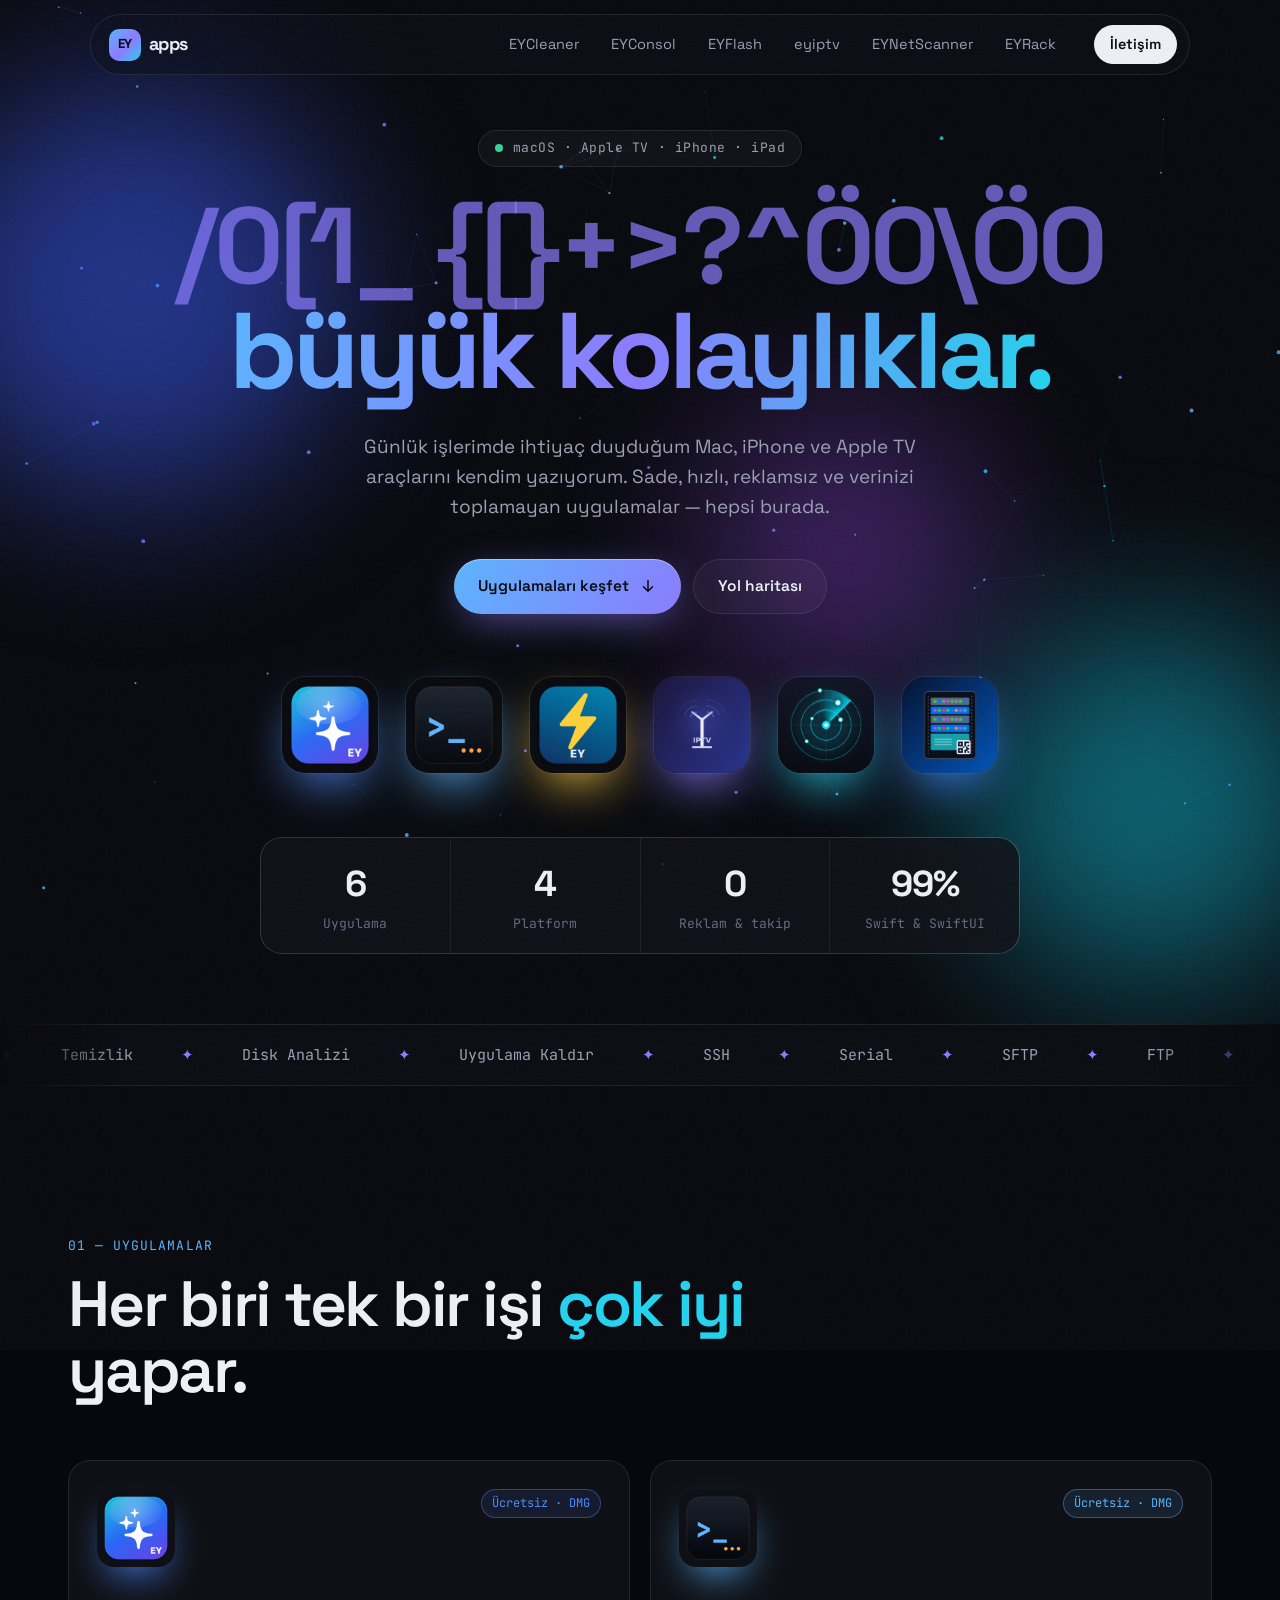
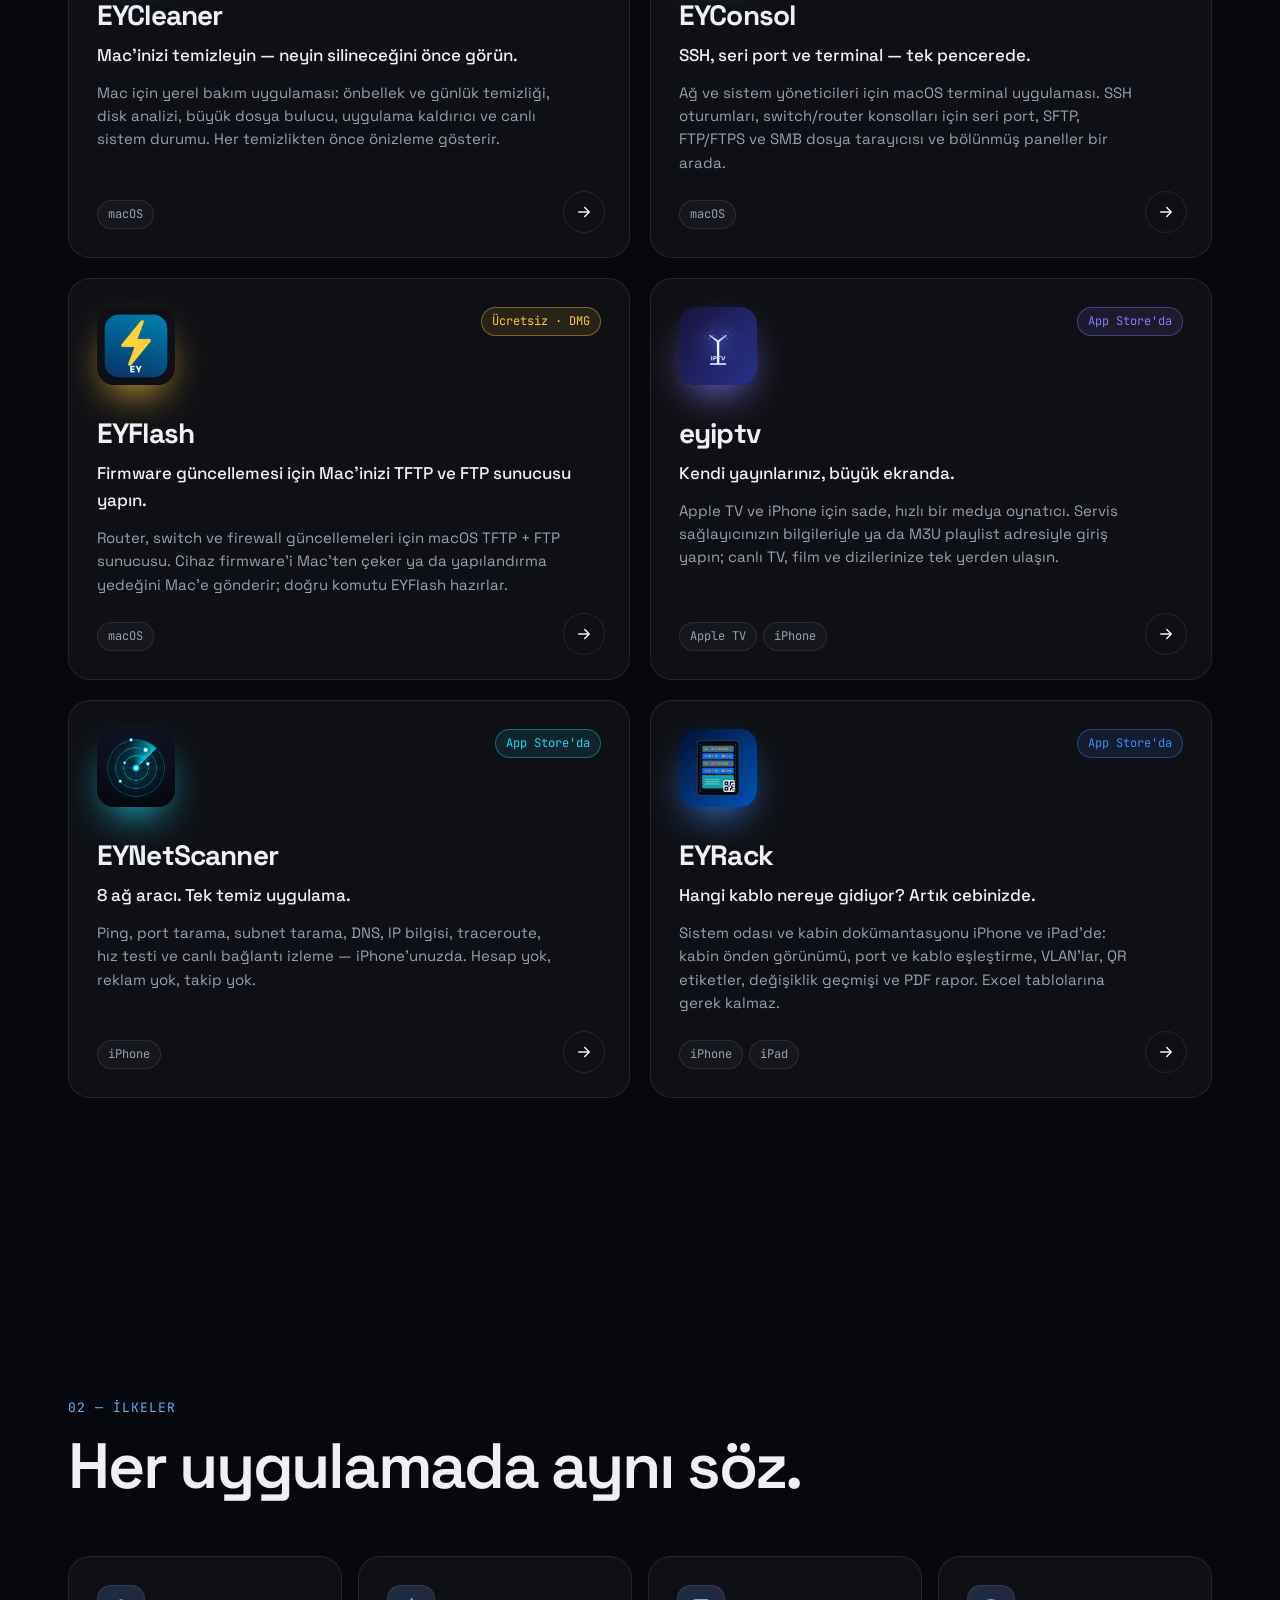
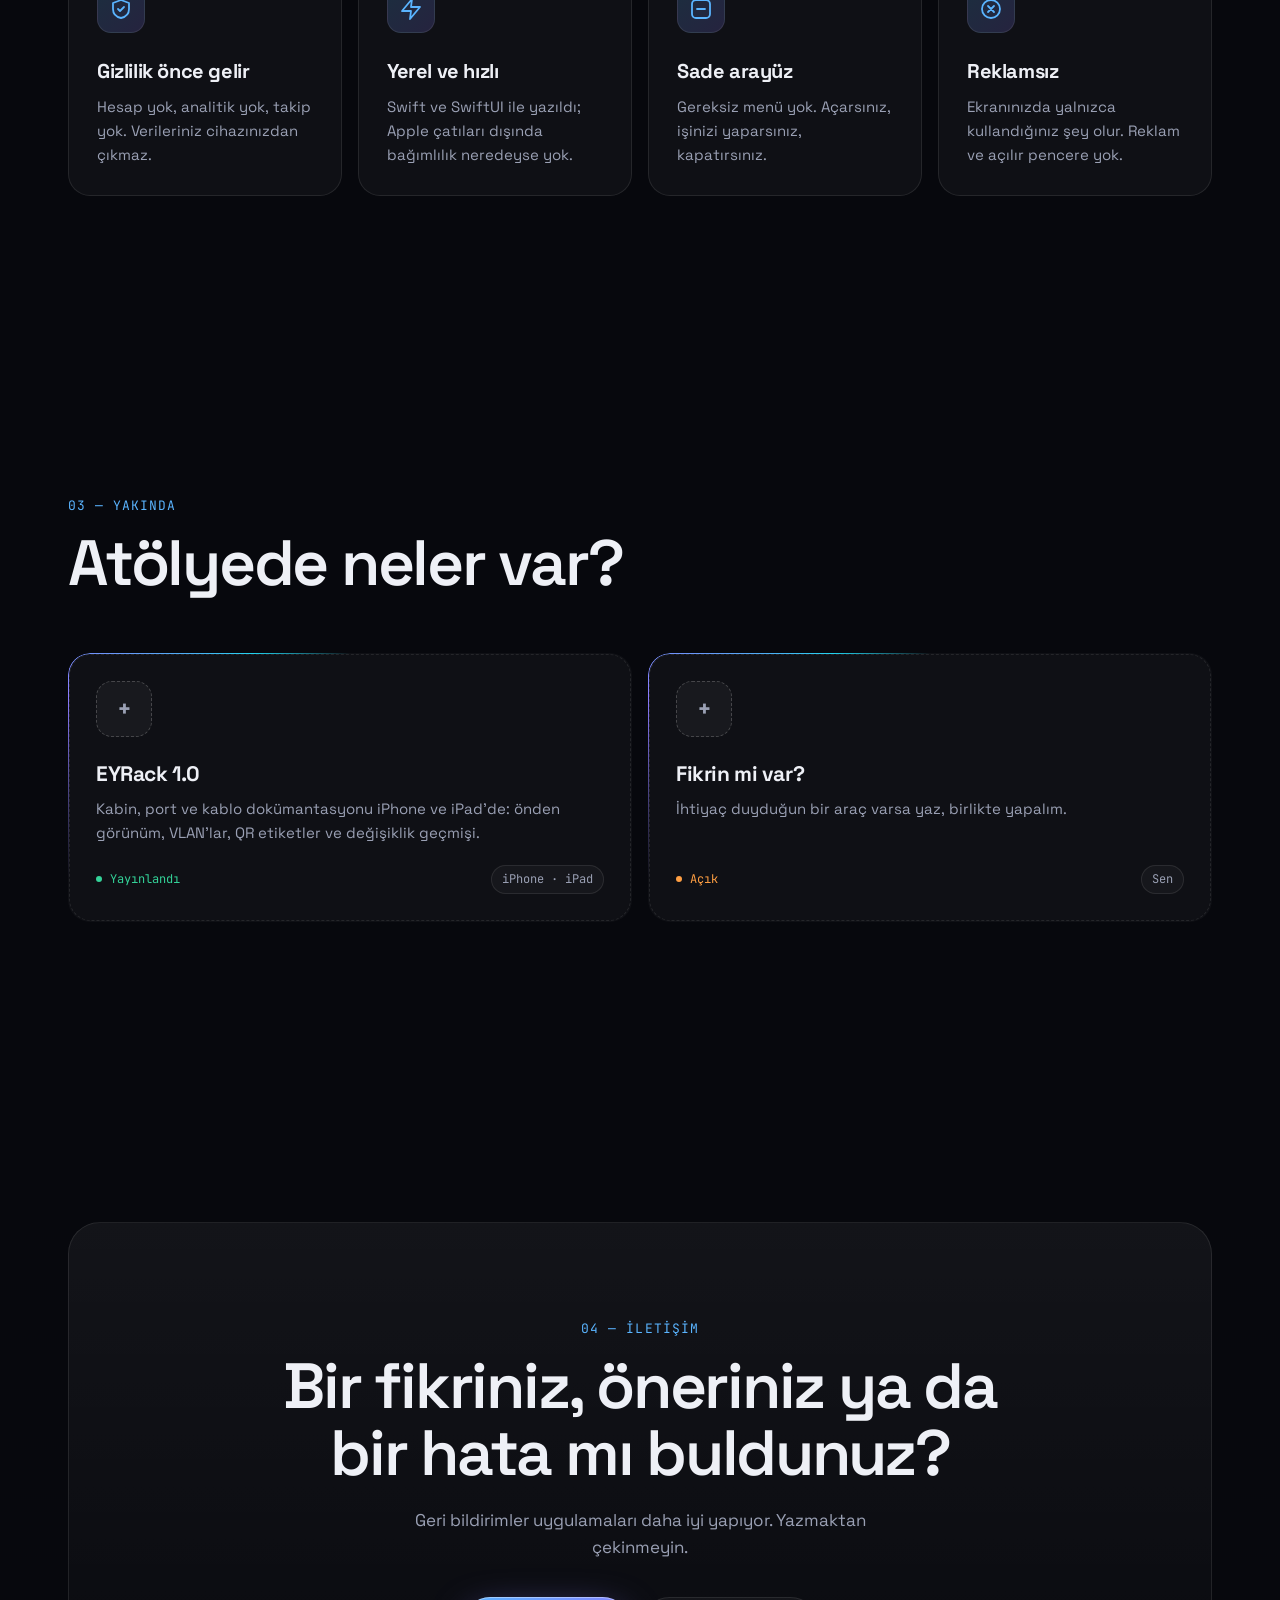
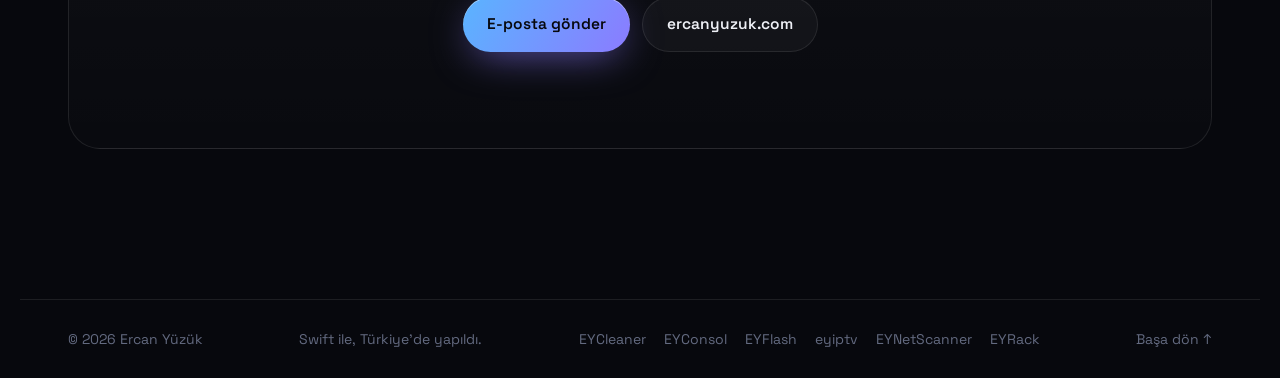
<file: index.html>
<!doctype html>
<html lang="tr">
<head>
  <meta charset="utf-8">
  <meta name="viewport" content="width=device-width, initial-scale=1">
  <title>EY Apps — Mac, iPhone ve Apple TV uygulamaları | Ercan Yüzük</title>
  <meta name="description" content="Ercan Yüzük&#39;ün macOS, iPhone ve Apple TV uygulamaları: EYCleaner, EYConsol, EYFlash, eyiptv, EYNetScanner, EYRack. Sade, hızlı, reklamsız ve verinizi toplamayan araçlar.">
  <meta name="author" content="Ercan Yüzük">
  <meta name="robots" content="index, follow, max-image-preview:large">
  <meta name="theme-color" content="#07080d">
  <link rel="canonical" href="https://apps.ercanyuzuk.com/">
  <link rel="icon" type="image/svg+xml" href="/assets/favicon.svg">
  <link rel="apple-touch-icon" href="/assets/favicon.png">
  <link rel="sitemap" type="application/xml" href="/sitemap.xml">

  <meta property="og:type" content="website">
  <meta property="og:site_name" content="EY Apps">
  <meta property="og:locale" content="tr_TR">
  <meta property="og:title" content="EY Apps — Mac, iPhone ve Apple TV uygulamaları | Ercan Yüzük">
  <meta property="og:description" content="Ercan Yüzük&#39;ün macOS, iPhone ve Apple TV uygulamaları: EYCleaner, EYConsol, EYFlash, eyiptv, EYNetScanner, EYRack. Sade, hızlı, reklamsız ve verinizi toplamayan araçlar.">
  <meta property="og:url" content="https://apps.ercanyuzuk.com/">
  <meta property="og:image" content="https://apps.ercanyuzuk.com/assets/og.jpg">
  <meta name="twitter:card" content="summary_large_image">
  <meta name="twitter:title" content="EY Apps — Mac, iPhone ve Apple TV uygulamaları | Ercan Yüzük">
  <meta name="twitter:description" content="Ercan Yüzük&#39;ün macOS, iPhone ve Apple TV uygulamaları: EYCleaner, EYConsol, EYFlash, eyiptv, EYNetScanner, EYRack. Sade, hızlı, reklamsız ve verinizi toplamayan araçlar.">
  <meta name="twitter:image" content="https://apps.ercanyuzuk.com/assets/og.jpg">

  <link rel="preconnect" href="https://fonts.googleapis.com">
  <link rel="preconnect" href="https://fonts.gstatic.com" crossorigin>
  <link href="https://fonts.googleapis.com/css2?family=JetBrains+Mono:wght@400;600&family=Space+Grotesk:wght@400;500;600;700&display=swap" rel="stylesheet">
  <link rel="stylesheet" href="/css/style.css">
  <script type="application/ld+json">{"@context":"https://schema.org","@type":"WebSite","name":"EY Apps","url":"https://apps.ercanyuzuk.com/","inLanguage":"tr","author":{"@type":"Person","name":"Ercan Yüzük","url":"https://www.ercanyuzuk.com"}}</script>
  <script type="application/ld+json">{"@context":"https://schema.org","@type":"ItemList","name":"EY Apps uygulamaları","itemListElement":[{"@type":"ListItem","position":1,"url":"https://apps.ercanyuzuk.com/eycleaner/","name":"EYCleaner"},{"@type":"ListItem","position":2,"url":"https://apps.ercanyuzuk.com/eyconsol/","name":"EYConsol"},{"@type":"ListItem","position":3,"url":"https://apps.ercanyuzuk.com/eyflash/","name":"EYFlash"},{"@type":"ListItem","position":4,"url":"https://apps.ercanyuzuk.com/eyiptv/","name":"eyiptv"},{"@type":"ListItem","position":5,"url":"https://apps.ercanyuzuk.com/eynetscanner/","name":"EYNetScanner"},{"@type":"ListItem","position":6,"url":"https://apps.ercanyuzuk.com/eyrack/","name":"EYRack"}]}</script>
</head>
<body>
  <canvas id="bg" aria-hidden="true"></canvas>
  <div class="cursor-glow" aria-hidden="true"></div>
  <div class="grain" aria-hidden="true"></div>

  <header class="nav" id="nav">
    <a href="/" class="brand" aria-label="EY Apps ana sayfa">
      <span class="brand-mark">EY</span><span class="brand-text">apps</span>
    </a>
    <nav class="nav-links" aria-label="Uygulamalar">
      <a href="/eycleaner/">EYCleaner</a>
      <a href="/eyconsol/">EYConsol</a>
      <a href="/eyflash/">EYFlash</a>
      <a href="/eyiptv/">eyiptv</a>
      <a href="/eynetscanner/">EYNetScanner</a>
      <a href="/eyrack/">EYRack</a>
    </nav>
    <a class="nav-cta" href="/#iletisim">İletişim</a>
  </header>

  <main id="top">
    <section class="hero">
      <div class="hero-orbs" aria-hidden="true">
        <span class="orb o1"></span><span class="orb o2"></span><span class="orb o3"></span>
      </div>
      <p class="eyebrow reveal"><span class="dot"></span> macOS · Apple TV · iPhone · iPad</p>
      <h1 class="hero-title">
        <span class="line reveal"><span class="scramble" data-text="Küçük uygulamalar,">Küçük uygulamalar,</span></span>
        <span class="line reveal"><span class="gradient-text">büyük kolaylıklar.</span></span>
      </h1>
      <p class="hero-sub reveal">
        Günlük işlerimde ihtiyaç duyduğum Mac, iPhone ve Apple TV araçlarını kendim yazıyorum. Sade, hızlı, reklamsız ve
        verinizi toplamayan uygulamalar — hepsi burada.
      </p>
      <div class="hero-actions reveal">
        <a class="btn btn-primary magnetic" href="#uygulamalar"><span>Uygulamaları keşfet</span><svg viewBox="0 0 24 24" width="18" height="18" aria-hidden="true"><path d="M12 5v14m0 0-6-6m6 6 6-6" fill="none" stroke="currentColor" stroke-width="2" stroke-linecap="round" stroke-linejoin="round"/></svg></a>
        <a class="btn btn-ghost magnetic" href="#yakinda"><span>Yol haritası</span></a>
      </div>

      <div class="hero-icons reveal">
        <a href="/eycleaner/" style="--glow:#4f8bff" aria-label="EYCleaner"><img src="/assets/icons/eycleaner.png" alt="" width="96" height="96"></a>
        <a href="/eyconsol/" style="--glow:#5ab4ff" aria-label="EYConsol"><img src="/assets/icons/eyconsol.png" alt="" width="96" height="96"></a>
        <a href="/eyflash/" style="--glow:#ffc93c" aria-label="EYFlash"><img src="/assets/icons/eyflash.png" alt="" width="96" height="96"></a>
        <a href="/eyiptv/" style="--glow:#8b7bff" aria-label="eyiptv"><img src="/assets/icons/eyiptv.png" alt="" width="96" height="96"></a>
        <a href="/eynetscanner/" style="--glow:#22d3ee" aria-label="EYNetScanner"><img src="/assets/icons/eynetscanner.png" alt="" width="96" height="96"></a>
        <a href="/eyrack/" style="--glow:#3d8bff" aria-label="EYRack"><img src="/assets/icons/eyrack.png" alt="" width="96" height="96"></a>
      </div>

      <div class="stats reveal">
        <div class="stat"><b data-count="6">6</b><span>Uygulama</span></div>
        <div class="stat"><b data-count="4">4</b><span>Platform</span></div>
        <div class="stat"><b data-count="0">0</b><span>Reklam & takip</span></div>
        <div class="stat"><b data-count="100" data-suffix="%">100%</b><span>Swift & SwiftUI</span></div>
      </div>
    </section>

    <div class="marquee" aria-hidden="true">
      <div class="marquee-track"><span>Temizlik</span><span>Disk Analizi</span><span>Uygulama Kaldır</span><span>SSH</span><span>Serial</span><span>SFTP</span><span>FTP</span><span>SMB</span><span>TFTP</span><span>FTP</span><span>Firmware</span><span>Canlı TV</span><span>Apple TV</span><span>Dizi &amp; Film</span><span>Ping</span><span>Port Scan</span><span>Hız Testi</span><span>DNS</span><span>Rack</span><span>Patch Panel</span><span>VLAN</span><span>QR</span><span>SwiftUI</span><span>macOS</span><span>iPhone</span><span>Gizlilik</span><span>Reklamsız</span><span>Temizlik</span><span>Disk Analizi</span><span>Uygulama Kaldır</span><span>SSH</span><span>Serial</span><span>SFTP</span><span>FTP</span><span>SMB</span><span>TFTP</span><span>FTP</span><span>Firmware</span><span>Canlı TV</span><span>Apple TV</span><span>Dizi &amp; Film</span><span>Ping</span><span>Port Scan</span><span>Hız Testi</span><span>DNS</span><span>Rack</span><span>Patch Panel</span><span>VLAN</span><span>QR</span><span>SwiftUI</span><span>macOS</span><span>iPhone</span><span>Gizlilik</span><span>Reklamsız</span></div>
    </div>

    <section class="section" id="uygulamalar">
      <div class="section-head reveal">
        <p class="kicker">01 — Uygulamalar</p>
        <h2>Her biri tek bir işi <em>çok iyi</em> yapar.</h2>
      </div>
      <div class="cards">
        <a class="card reveal tilt" href="/eycleaner/" style="--a:#4f8bff;--d:0s">
          <div class="card-top">
            <img class="card-icon" src="/assets/icons/eycleaner.png" alt="EYCleaner simgesi" width="78" height="78" loading="lazy">
            <span class="avail">Ücretsiz · DMG</span>
          </div>
          <h3>EYCleaner</h3>
          <p class="tag">Mac&#39;inizi temizleyin — neyin silineceğini önce görün.</p>
          <p class="card-sum">Mac için yerel bakım uygulaması: önbellek ve günlük temizliği, disk analizi, büyük dosya bulucu, uygulama kaldırıcı ve canlı sistem durumu. Her temizlikten önce önizleme gösterir.</p>
          <div class="platforms"><span class="chip">macOS</span></div>
          <span class="arrow"><svg viewBox="0 0 24 24" width="18" height="18" aria-hidden="true"><path d="M5 12h14m0 0-6-6m6 6-6 6" fill="none" stroke="currentColor" stroke-width="2" stroke-linecap="round" stroke-linejoin="round"/></svg></span>
        </a>
        <a class="card reveal tilt" href="/eyconsol/" style="--a:#5ab4ff;--d:0.08s">
          <div class="card-top">
            <img class="card-icon" src="/assets/icons/eyconsol.png" alt="EYConsol simgesi" width="78" height="78" loading="lazy">
            <span class="avail">Ücretsiz · DMG</span>
          </div>
          <h3>EYConsol</h3>
          <p class="tag">SSH, seri port ve terminal — tek pencerede.</p>
          <p class="card-sum">Ağ ve sistem yöneticileri için macOS terminal uygulaması. SSH oturumları, switch/router konsolları için seri port, SFTP, FTP/FTPS ve SMB dosya tarayıcısı ve bölünmüş paneller bir arada.</p>
          <div class="platforms"><span class="chip">macOS</span></div>
          <span class="arrow"><svg viewBox="0 0 24 24" width="18" height="18" aria-hidden="true"><path d="M5 12h14m0 0-6-6m6 6-6 6" fill="none" stroke="currentColor" stroke-width="2" stroke-linecap="round" stroke-linejoin="round"/></svg></span>
        </a>
        <a class="card reveal tilt" href="/eyflash/" style="--a:#ffc93c;--d:0s">
          <div class="card-top">
            <img class="card-icon" src="/assets/icons/eyflash.png" alt="EYFlash simgesi" width="78" height="78" loading="lazy">
            <span class="avail">Ücretsiz · DMG</span>
          </div>
          <h3>EYFlash</h3>
          <p class="tag">Firmware güncellemesi için Mac&#39;inizi TFTP ve FTP sunucusu yapın.</p>
          <p class="card-sum">Router, switch ve firewall güncellemeleri için macOS TFTP + FTP sunucusu. Cihaz firmware&#39;i Mac&#39;ten çeker ya da yapılandırma yedeğini Mac&#39;e gönderir; doğru komutu EYFlash hazırlar.</p>
          <div class="platforms"><span class="chip">macOS</span></div>
          <span class="arrow"><svg viewBox="0 0 24 24" width="18" height="18" aria-hidden="true"><path d="M5 12h14m0 0-6-6m6 6-6 6" fill="none" stroke="currentColor" stroke-width="2" stroke-linecap="round" stroke-linejoin="round"/></svg></span>
        </a>
        <a class="card reveal tilt" href="/eyiptv/" style="--a:#8b7bff;--d:0.08s">
          <div class="card-top">
            <img class="card-icon" src="/assets/icons/eyiptv.png" alt="eyiptv simgesi" width="78" height="78" loading="lazy">
            <span class="avail">App Store&#39;da</span>
          </div>
          <h3>eyiptv</h3>
          <p class="tag">Kendi yayınlarınız, büyük ekranda.</p>
          <p class="card-sum">Apple TV ve iPhone için sade, hızlı bir medya oynatıcı. Servis sağlayıcınızın bilgileriyle ya da M3U playlist adresiyle giriş yapın; canlı TV, film ve dizilerinize tek yerden ulaşın.</p>
          <div class="platforms"><span class="chip">Apple TV</span><span class="chip">iPhone</span></div>
          <span class="arrow"><svg viewBox="0 0 24 24" width="18" height="18" aria-hidden="true"><path d="M5 12h14m0 0-6-6m6 6-6 6" fill="none" stroke="currentColor" stroke-width="2" stroke-linecap="round" stroke-linejoin="round"/></svg></span>
        </a>
        <a class="card reveal tilt" href="/eynetscanner/" style="--a:#22d3ee;--d:0s">
          <div class="card-top">
            <img class="card-icon" src="/assets/icons/eynetscanner.png" alt="EYNetScanner simgesi" width="78" height="78" loading="lazy">
            <span class="avail">App Store&#39;da</span>
          </div>
          <h3>EYNetScanner</h3>
          <p class="tag">8 ağ aracı. Tek temiz uygulama.</p>
          <p class="card-sum">Ping, port tarama, subnet tarama, DNS, IP bilgisi, traceroute, hız testi ve canlı bağlantı izleme — iPhone&#39;unuzda. Hesap yok, reklam yok, takip yok.</p>
          <div class="platforms"><span class="chip">iPhone</span></div>
          <span class="arrow"><svg viewBox="0 0 24 24" width="18" height="18" aria-hidden="true"><path d="M5 12h14m0 0-6-6m6 6-6 6" fill="none" stroke="currentColor" stroke-width="2" stroke-linecap="round" stroke-linejoin="round"/></svg></span>
        </a>
        <a class="card reveal tilt" href="/eyrack/" style="--a:#3d8bff;--d:0.08s">
          <div class="card-top">
            <img class="card-icon" src="/assets/icons/eyrack.png" alt="EYRack simgesi" width="78" height="78" loading="lazy">
            <span class="avail">App Store&#39;da</span>
          </div>
          <h3>EYRack</h3>
          <p class="tag">Hangi kablo nereye gidiyor? Artık cebinizde.</p>
          <p class="card-sum">Sistem odası ve kabin dokümantasyonu iPhone ve iPad&#39;de: kabin önden görünümü, port ve kablo eşleştirme, VLAN&#39;lar, QR etiketler, değişiklik geçmişi ve PDF rapor. Excel tablolarına gerek kalmaz.</p>
          <div class="platforms"><span class="chip">iPhone</span><span class="chip">iPad</span></div>
          <span class="arrow"><svg viewBox="0 0 24 24" width="18" height="18" aria-hidden="true"><path d="M5 12h14m0 0-6-6m6 6-6 6" fill="none" stroke="currentColor" stroke-width="2" stroke-linecap="round" stroke-linejoin="round"/></svg></span>
        </a>
      </div>
    </section>

    <section class="section" id="ilkeler">
      <div class="section-head reveal">
        <p class="kicker">02 — İlkeler</p>
        <h2>Her uygulamada aynı söz.</h2>
      </div>
      <div class="principles">
        <article class="principle reveal tilt">
          <div class="p-icon"><svg viewBox="0 0 24 24"><path d="M12 3 4 6v6c0 5 3.5 8 8 9 4.5-1 8-4 8-9V6l-8-3Z"/><path d="m9 12 2 2 4-4"/></svg></div>
          <h3>Gizlilik önce gelir</h3>
          <p>Hesap yok, analitik yok, takip yok. Verileriniz cihazınızdan çıkmaz.</p>
        </article>
        <article class="principle reveal tilt">
          <div class="p-icon"><svg viewBox="0 0 24 24"><path d="M13 2 3 14h9l-1 8 10-12h-9l1-8Z"/></svg></div>
          <h3>Yerel ve hızlı</h3>
          <p>Swift ve SwiftUI ile yazıldı; Apple çatıları dışında bağımlılık neredeyse yok.</p>
        </article>
        <article class="principle reveal tilt">
          <div class="p-icon"><svg viewBox="0 0 24 24"><rect x="3" y="3" width="18" height="18" rx="4"/><path d="M8 12h8"/></svg></div>
          <h3>Sade arayüz</h3>
          <p>Gereksiz menü yok. Açarsınız, işinizi yaparsınız, kapatırsınız.</p>
        </article>
        <article class="principle reveal tilt">
          <div class="p-icon"><svg viewBox="0 0 24 24"><circle cx="12" cy="12" r="9"/><path d="M9 9l6 6M15 9l-6 6"/></svg></div>
          <h3>Reklamsız</h3>
          <p>Ekranınızda yalnızca kullandığınız şey olur. Reklam ve açılır pencere yok.</p>
        </article>
      </div>
    </section>

    <section class="section" id="yakinda">
      <div class="section-head reveal">
        <p class="kicker">03 — Yakında</p>
        <h2>Atölyede neler var?</h2>
      </div>
      <div class="roadmap">
        <a href="/eyrack/" class="soon reveal tilt" style="--d:0s">
          <div class="q">+</div>
          <h3>EYRack 1.0</h3>
          <p>Kabin, port ve kablo dokümantasyonu iPhone ve iPad&#39;de: önden görünüm, VLAN&#39;lar, QR etiketler ve değişiklik geçmişi.</p>
          <div class="row"><span class="status done">Yayınlandı</span><span class="chip">iPhone · iPad</span></div>
        </a>
        <a href="/#iletisim" class="soon reveal tilt" style="--d:0.08s">
          <div class="q">+</div>
          <h3>Fikrin mi var?</h3>
          <p>İhtiyaç duyduğun bir araç varsa yaz, birlikte yapalım.</p>
          <div class="row"><span class="status">Açık</span><span class="chip">Sen</span></div>
        </a>
      </div>
    </section>

    <section class="section contact" id="iletisim">
      <div class="contact-card reveal">
        <div class="contact-glow" aria-hidden="true"></div>
        <p class="kicker">04 — İletişim</p>
        <h2>Bir fikriniz, öneriniz ya da<br>bir hata mı buldunuz?</h2>
        <p>Geri bildirimler uygulamaları daha iyi yapıyor. Yazmaktan çekinmeyin.</p>
        <div class="hero-actions">
          <a class="btn btn-primary magnetic" href="mailto:ercanyuzuk@gmail.com"><span>E-posta gönder</span></a>
          <a class="btn btn-ghost magnetic" href="https://www.ercanyuzuk.com" target="_blank" rel="noopener"><span>ercanyuzuk.com</span></a>
        </div>
      </div>
    </section>
  </main>

  <footer class="footer">
    <span>© <span id="year">2026</span> Ercan Yüzük</span>
    <span class="footer-mid">Swift ile, Türkiye'de yapıldı.</span>
    <nav class="footer-links" aria-label="Uygulamalar"><a href="/eycleaner/">EYCleaner</a><a href="/eyconsol/">EYConsol</a><a href="/eyflash/">EYFlash</a><a href="/eyiptv/">eyiptv</a><a href="/eynetscanner/">EYNetScanner</a><a href="/eyrack/">EYRack</a></nav>
    <a href="#top">Başa dön ↑</a>
  </footer>

  <div class="lightbox" id="lightbox" role="dialog" aria-modal="true" aria-label="Ekran görüntüsü">
    <button class="lb-close" aria-label="Kapat">×</button>
    <button class="lb-nav lb-prev" aria-label="Önceki">‹</button>
    <img alt="">
    <button class="lb-nav lb-next" aria-label="Sonraki">›</button>
  </div>

  <script src="/js/main.js" defer></script>
</body>
</html>
</file>
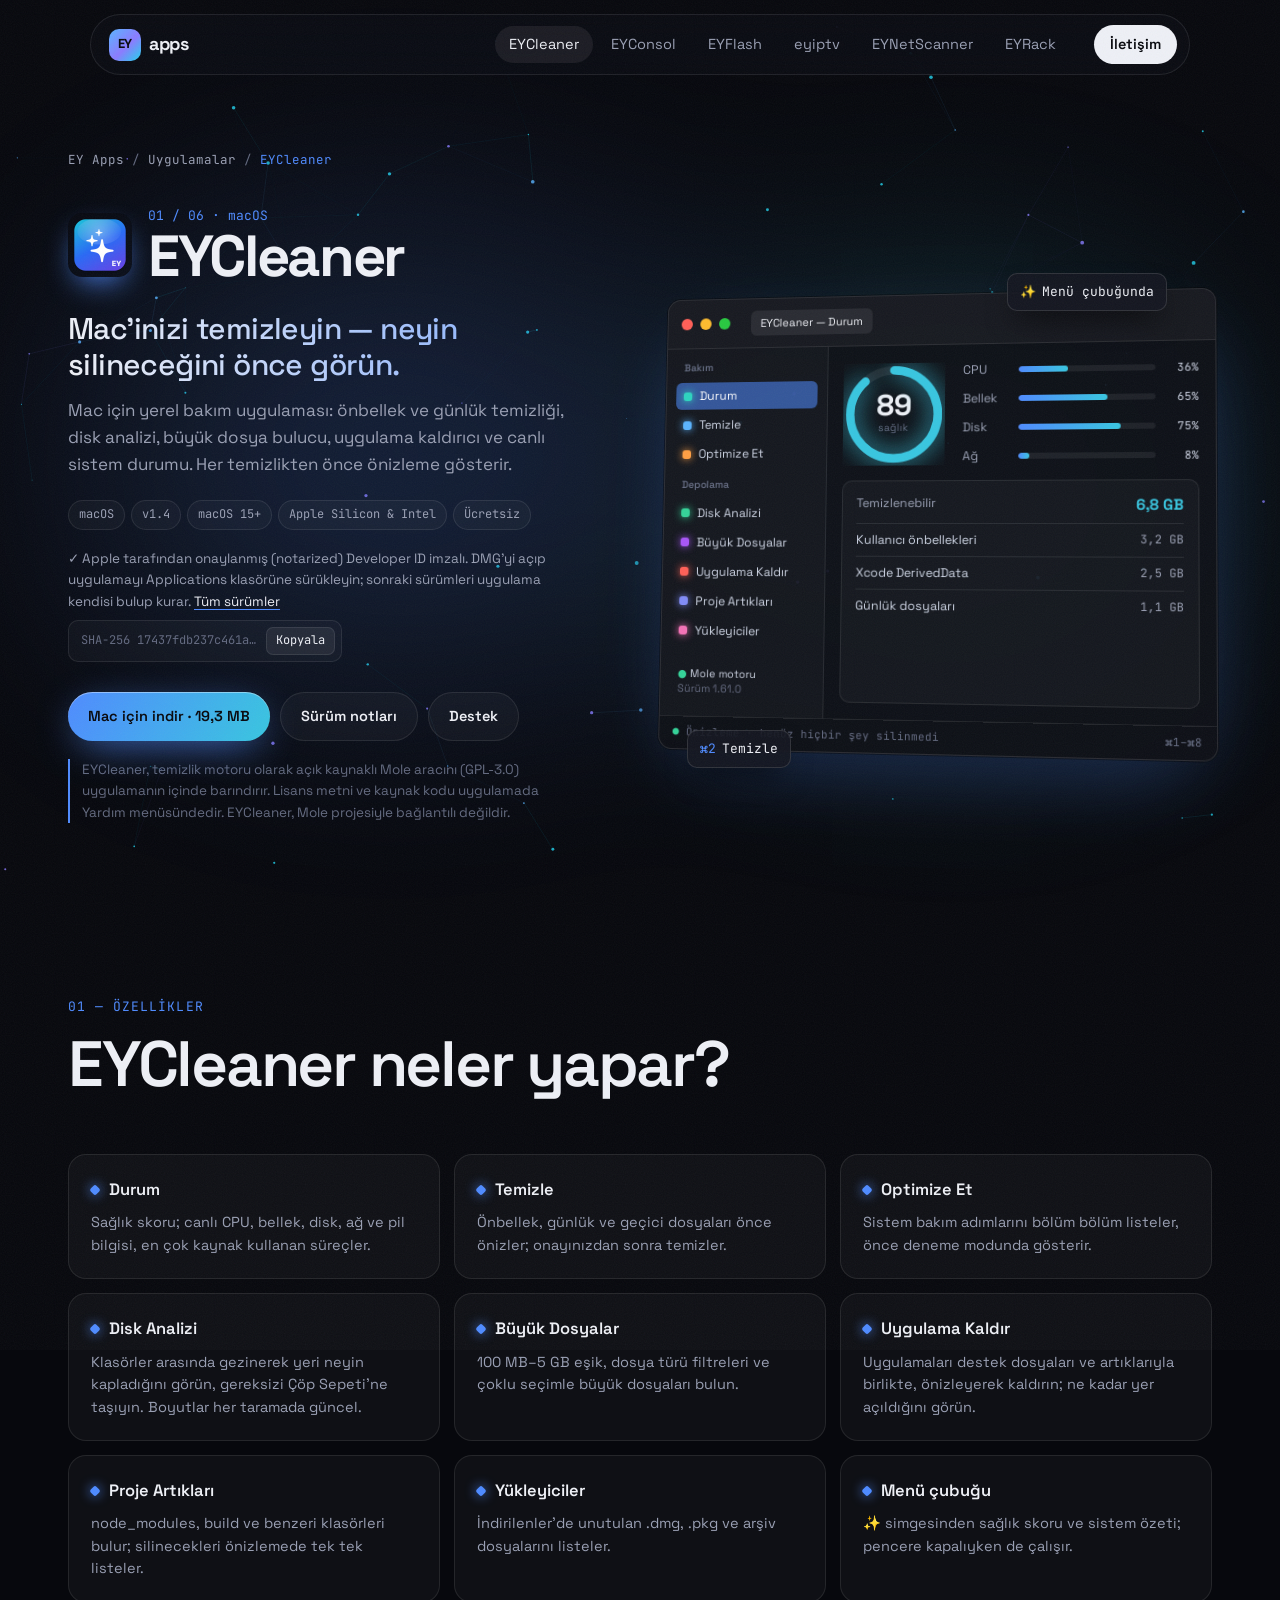
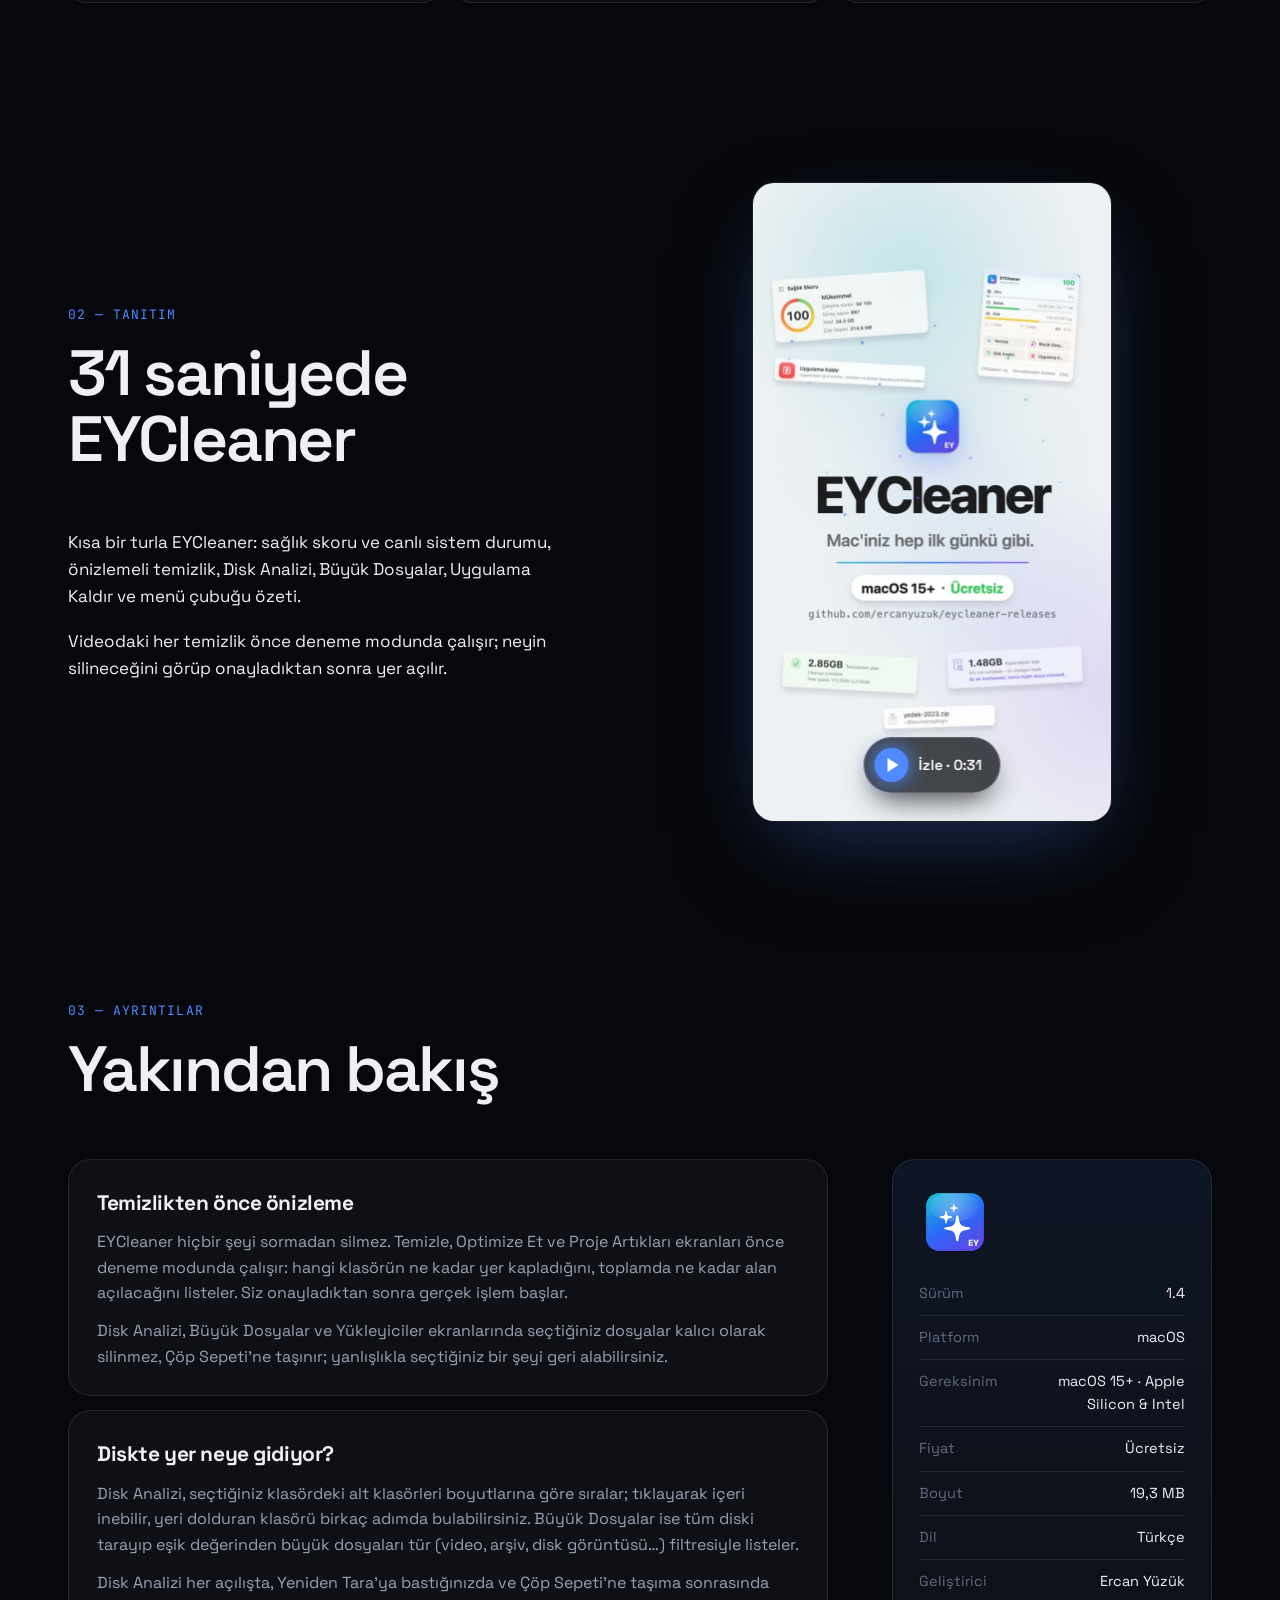
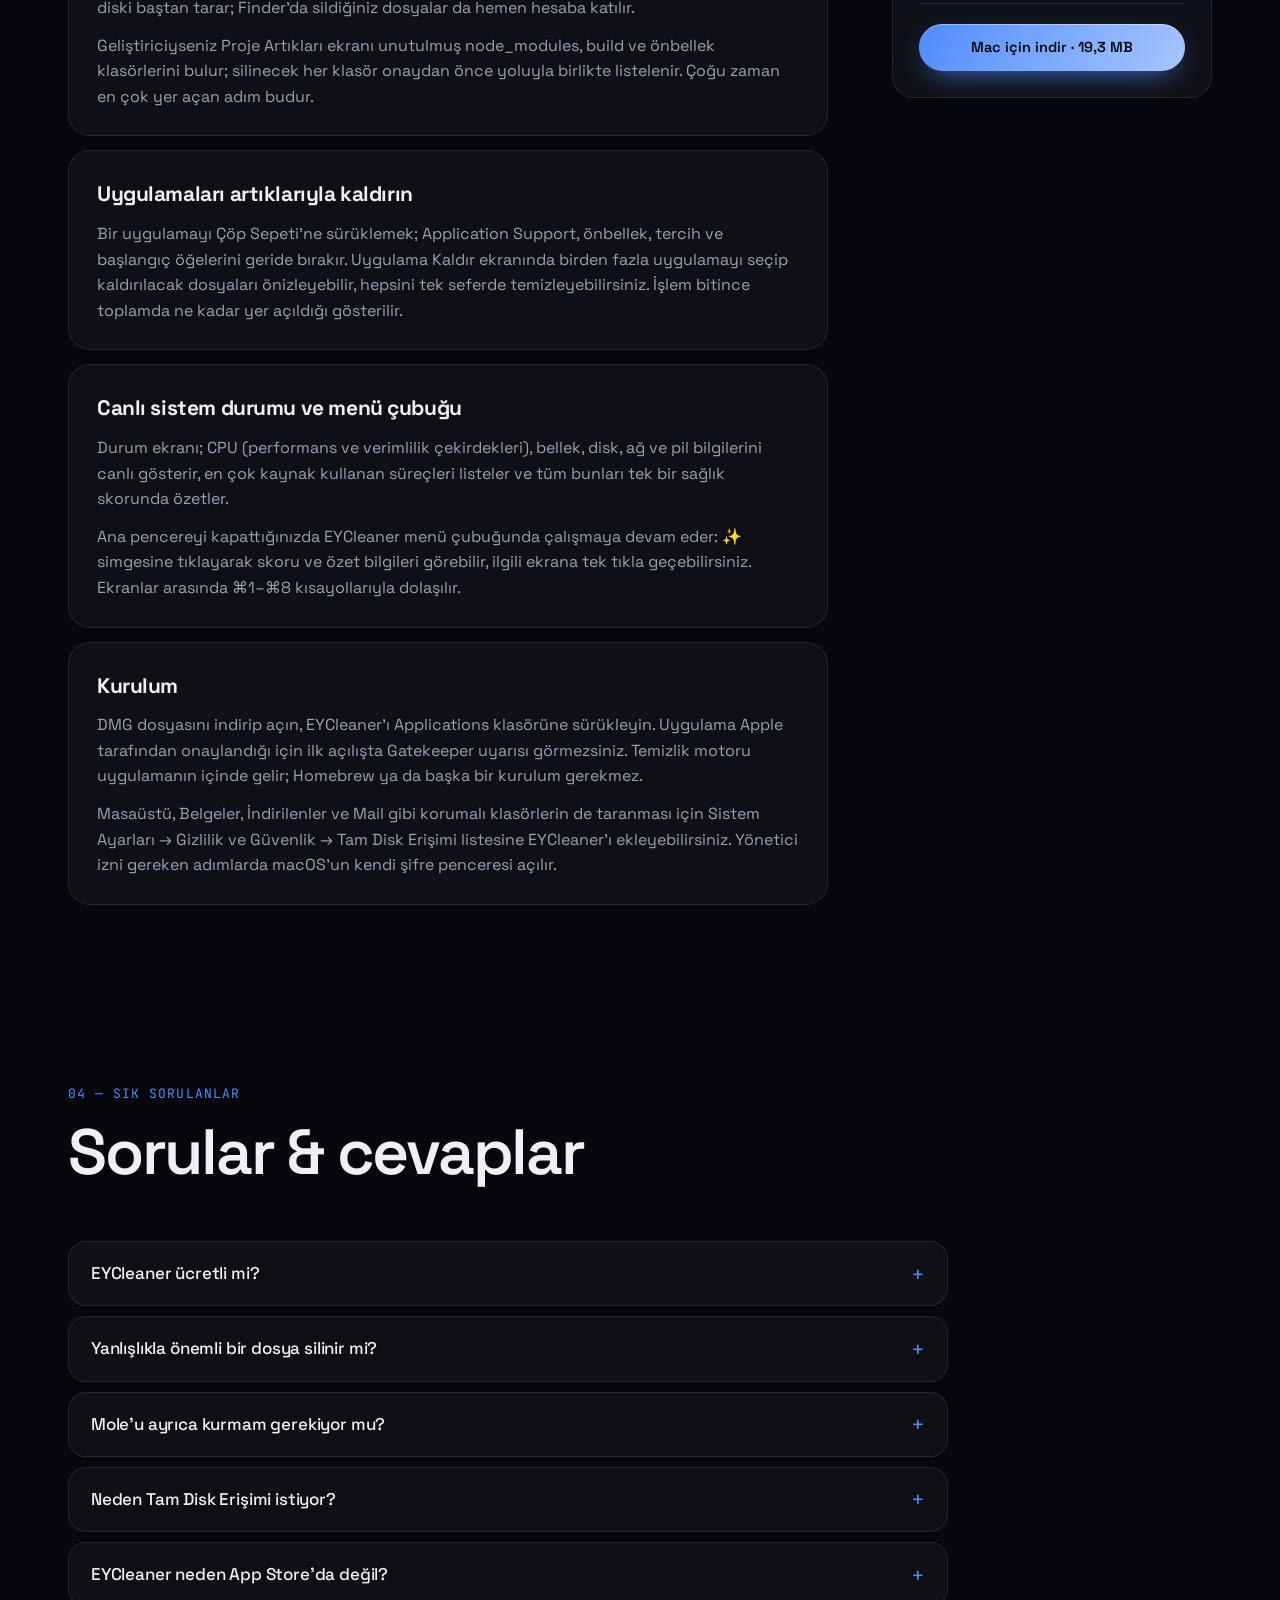
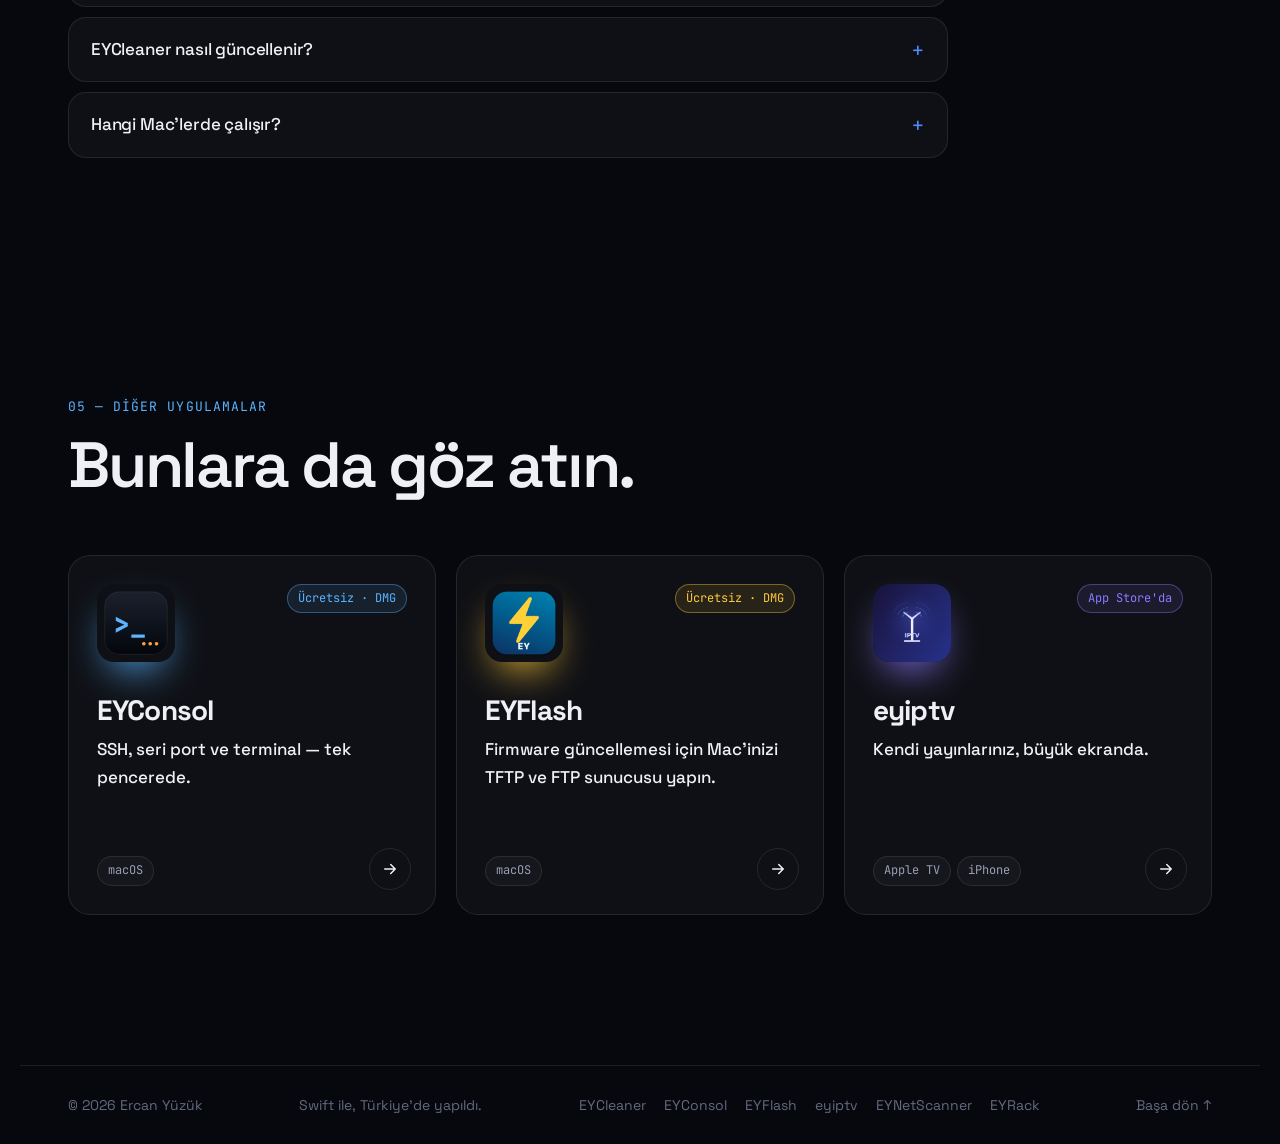
<file: eycleaner/index.html>
<!doctype html>
<html lang="tr">
<head>
  <meta charset="utf-8">
  <meta name="viewport" content="width=device-width, initial-scale=1">
  <title>EYCleaner — Mac temizleme ve disk analizi uygulaması | EY Apps</title>
  <meta name="description" content="EYCleaner ile Mac&#39;inizde önbellek ve günlükleri temizleyin, diski analiz edin, büyük dosyaları bulun, uygulamaları artıklarıyla kaldırın. Ücretsiz, reklamsız.">
  <meta name="author" content="Ercan Yüzük">
  <meta name="robots" content="index, follow, max-image-preview:large">
  <meta name="theme-color" content="#07080d">
  <link rel="canonical" href="https://apps.ercanyuzuk.com/eycleaner/">
  <link rel="icon" type="image/svg+xml" href="/assets/favicon.svg">
  <link rel="apple-touch-icon" href="/assets/favicon.png">
  <link rel="sitemap" type="application/xml" href="/sitemap.xml">

  <meta property="og:type" content="website">
  <meta property="og:site_name" content="EY Apps">
  <meta property="og:locale" content="tr_TR">
  <meta property="og:title" content="EYCleaner — Mac temizleme ve disk analizi uygulaması | EY Apps">
  <meta property="og:description" content="EYCleaner ile Mac&#39;inizde önbellek ve günlükleri temizleyin, diski analiz edin, büyük dosyaları bulun, uygulamaları artıklarıyla kaldırın. Ücretsiz, reklamsız.">
  <meta property="og:url" content="https://apps.ercanyuzuk.com/eycleaner/">
  <meta property="og:image" content="https://apps.ercanyuzuk.com/assets/icons/eycleaner.png">
  <meta name="twitter:card" content="summary">
  <meta name="twitter:title" content="EYCleaner — Mac temizleme ve disk analizi uygulaması | EY Apps">
  <meta name="twitter:description" content="EYCleaner ile Mac&#39;inizde önbellek ve günlükleri temizleyin, diski analiz edin, büyük dosyaları bulun, uygulamaları artıklarıyla kaldırın. Ücretsiz, reklamsız.">
  <meta name="twitter:image" content="https://apps.ercanyuzuk.com/assets/icons/eycleaner.png">

  <link rel="preconnect" href="https://fonts.googleapis.com">
  <link rel="preconnect" href="https://fonts.gstatic.com" crossorigin>
  <link href="https://fonts.googleapis.com/css2?family=JetBrains+Mono:wght@400;600&family=Space+Grotesk:wght@400;500;600;700&display=swap" rel="stylesheet">
  <link rel="stylesheet" href="/css/style.css">
  <script type="application/ld+json">{"@context":"https://schema.org","@type":"SoftwareApplication","name":"EYCleaner","description":"Mac için yerel bakım uygulaması: önbellek ve günlük temizliği, disk analizi, büyük dosya bulucu, uygulama kaldırıcı ve canlı sistem durumu. Her temizlikten önce önizleme gösterir.","url":"https://apps.ercanyuzuk.com/eycleaner/","image":"https://apps.ercanyuzuk.com/assets/icons/eycleaner.png","applicationCategory":"UtilitiesApplication","operatingSystem":"macOS 15","softwareVersion":"1.4","inLanguage":"tr","author":{"@type":"Person","name":"Ercan Yüzük","url":"https://www.ercanyuzuk.com"},"offers":{"@type":"Offer","price":"0","priceCurrency":"USD"},"downloadUrl":"https://github.com/ercanyuzuk/eycleaner-releases/releases/download/v1.4/EYCleaner-1.4.dmg","fileSize":"19.3 MB","releaseNotes":"https://github.com/ercanyuzuk/eycleaner-releases/releases/tag/v1.4","dateModified":"2026-10-27","softwareRequirements":"macOS 15+, Apple Silicon & Intel","featureList":["Durum","Temizle","Optimize Et","Disk Analizi","Büyük Dosyalar","Uygulama Kaldır","Proje Artıkları","Yükleyiciler","Menü çubuğu"]}</script>
  <script type="application/ld+json">{"@context":"https://schema.org","@type":"VideoObject","name":"EYCleaner tanıtım videosu","description":"Kısa bir turla EYCleaner: sağlık skoru ve canlı sistem durumu, önizlemeli temizlik, Disk Analizi, Büyük Dosyalar, Uygulama Kaldır ve menü çubuğu özeti.","thumbnailUrl":"https://apps.ercanyuzuk.com/assets/video/eycleaner-tanitim.jpg","contentUrl":"https://apps.ercanyuzuk.com/assets/video/eycleaner-tanitim.mp4","uploadDate":"2026-11-08","duration":"PT31S","inLanguage":"tr"}</script>
  <script type="application/ld+json">{"@context":"https://schema.org","@type":"BreadcrumbList","itemListElement":[{"@type":"ListItem","position":1,"name":"EY Apps","item":"https://apps.ercanyuzuk.com/"},{"@type":"ListItem","position":2,"name":"EYCleaner","item":"https://apps.ercanyuzuk.com/eycleaner/"}]}</script>
  <script type="application/ld+json">{"@context":"https://schema.org","@type":"FAQPage","mainEntity":[{"@type":"Question","name":"EYCleaner ücretli mi?","acceptedAnswer":{"@type":"Answer","text":"Hayır. EYCleaner ücretsizdir; reklam, hesap ya da abonelik yoktur."}},{"@type":"Question","name":"Yanlışlıkla önemli bir dosya silinir mi?","acceptedAnswer":{"@type":"Answer","text":"Temizlik işlemleri önce önizleme olarak çalışır ve sizin onayınızı bekler. Disk Analizi, Büyük Dosyalar ve Yükleyiciler ekranlarında seçilen dosyalar Çöp Sepeti'ne taşınır, yani geri alınabilir."}},{"@type":"Question","name":"Mole'u ayrıca kurmam gerekiyor mu?","acceptedAnswer":{"@type":"Answer","text":"Hayır. Test edilmiş bir Mole sürümü uygulamanın içinde gelir. Sisteminizde Homebrew ile kurulu bir Mole varsa kullanılmaz; böylece güncellemeler EYCleaner'ı bozmaz."}},{"@type":"Question","name":"Neden Tam Disk Erişimi istiyor?","acceptedAnswer":{"@type":"Answer","text":"İstemez, isteğe bağlıdır. macOS, Masaüstü, Belgeler, İndirilenler ve Mail gibi klasörleri korur. Bu klasörlerin de taranmasını istiyorsanız EYCleaner'a Tam Disk Erişimi verebilirsiniz."}},{"@type":"Question","name":"EYCleaner neden App Store'da değil?","acceptedAnswer":{"@type":"Answer","text":"Önbellekleri temizlemek ve uygulama artıklarını kaldırmak için App Store'un zorunlu tuttuğu sandbox dışında çalışması gerekir. Bu yüzden Apple onaylı (notarized) DMG olarak buradan dağıtılır."}},{"@type":"Question","name":"EYCleaner nasıl güncellenir?","acceptedAnswer":{"@type":"Answer","text":"1.4 ve sonraki sürümler yeni sürümü kendisi denetler: açılışta ve çalışırken saatte bir. Yeni sürüm varsa bildirim gösterir; Yükle dediğinizde indirir, doğrular, kurar ve yeniden başlatır. Elle denetlemek için EYCleaner menüsünden ya da menü çubuğundan Güncellemeleri Denetle'yi seçin. 1.3 veya öncesini kullanıyorsanız güncel sürümü bu sayfadan bir kez elle kurun."}},{"@type":"Question","name":"Hangi Mac'lerde çalışır?","acceptedAnswer":{"@type":"Answer","text":"macOS 15 Sequoia ve sonrasını çalıştıran tüm Apple Silicon ve Intel Mac'lerde çalışır (universal uygulama)."}}]}</script>
</head>
<body>
  <canvas id="bg" aria-hidden="true"></canvas>
  <div class="cursor-glow" aria-hidden="true"></div>
  <div class="grain" aria-hidden="true"></div>

  <header class="nav" id="nav">
    <a href="/" class="brand" aria-label="EY Apps ana sayfa">
      <span class="brand-mark">EY</span><span class="brand-text">apps</span>
    </a>
    <nav class="nav-links" aria-label="Uygulamalar">
      <a href="/eycleaner/" class="active" aria-current="page">EYCleaner</a>
      <a href="/eyconsol/">EYConsol</a>
      <a href="/eyflash/">EYFlash</a>
      <a href="/eyiptv/">eyiptv</a>
      <a href="/eynetscanner/">EYNetScanner</a>
      <a href="/eyrack/">EYRack</a>
    </nav>
    <a class="nav-cta" href="/#iletisim">İletişim</a>
  </header>

  <main id="top" class="app-page">
    <section class="app" style="--a:#4f8bff;--a2:#38c6e0">
      <div class="app-bg" aria-hidden="true"></div>
      <nav class="crumbs reveal" aria-label="Konum"><a href="/">EY Apps</a><span>/</span><a href="/#uygulamalar">Uygulamalar</a><span>/</span><span aria-current="page">EYCleaner</span></nav>
      <div class="app-grid">
        <div class="app-copy">
          <div class="app-head reveal">
            <img src="/assets/icons/eycleaner.png" alt="EYCleaner uygulama simgesi" width="64" height="64">
            <div><div class="num">01 / 06 · macOS</div><h1>EYCleaner</h1></div>
          </div>
          <p class="lead reveal">Mac&#39;inizi temizleyin — neyin silineceğini önce görün.</p>
          <p class="summary reveal">Mac için yerel bakım uygulaması: önbellek ve günlük temizliği, disk analizi, büyük dosya bulucu, uygulama kaldırıcı ve canlı sistem durumu. Her temizlikten önce önizleme gösterir.</p>
          <div class="meta reveal"><span class="chip">macOS</span><span class="chip">v1.4</span><span class="chip">macOS 15+</span><span class="chip">Apple Silicon &amp; Intel</span><span class="chip">Ücretsiz</span></div>
          <div class="dl-info reveal"><span>✓ Apple tarafından onaylanmış (notarized) Developer ID imzalı. DMG'yi açıp uygulamayı Applications klasörüne sürükleyin; sonraki sürümleri uygulama kendisi bulup kurar. <a href="https://github.com/ercanyuzuk/eycleaner-releases/releases" target="_blank" rel="noopener">Tüm sürümler</a></span><code title="SHA-256">SHA-256 17437fdb237c461a…<button type="button" data-copy="17437fdb237c461a80b14ddeb4a8aca21a08664ff86c9d85bd39fceb0a90348c">Kopyala</button></code></div>
          <div class="actions reveal">
            <a class="btn btn-primary magnetic" href="https://github.com/ercanyuzuk/eycleaner-releases/releases/download/v1.4/EYCleaner-1.4.dmg"><span>Mac için indir · 19,3 MB</span></a>
            <a class="btn btn-ghost magnetic" href="https://github.com/ercanyuzuk/eycleaner-releases/releases/tag/v1.4" target="_blank" rel="noopener"><span>Sürüm notları</span></a>
            <a class="btn btn-ghost magnetic" href="mailto:ercanyuzuk@gmail.com?subject=EYCleaner"><span>Destek</span></a>
          </div>
          <p class="note reveal">EYCleaner, temizlik motoru olarak açık kaynaklı Mole aracını (GPL-3.0) uygulamanın içinde barındırır. Lisans metni ve kaynak kodu uygulamada Yardım menüsündedir. EYCleaner, Mole projesiyle bağlantılı değildir.</p>
        </div>
        
      <div class="visual reveal" style="--d:.1s" aria-hidden="true">
        <div class="window cleaner tilt-soft" data-cleaner>
          <div class="win-bar"><i></i><i></i><i></i><div class="win-tabs"><span class="on">EYCleaner — Durum</span></div></div>
          <div class="cl-body">
            <div class="cl-side">
              <small>Bakım</small><span class="on" style="--t:#2dd4bf">Durum</span><span style="--t:#5ab4ff">Temizle</span><span style="--t:#ff9f43">Optimize Et</span><small>Depolama</small><span style="--t:#34d399">Disk Analizi</span><span style="--t:#a855f7">Büyük Dosyalar</span><span style="--t:#ff5f57">Uygulama Kaldır</span><span style="--t:#818cf8">Proje Artıkları</span><span style="--t:#f472b6">Yükleyiciler</span>
              <div class="cl-mole"><b>●</b> Mole motoru<br><em>Sürüm 1.61.0</em></div>
            </div>
            <div class="cl-main">
              <div class="cl-top">
                <div class="cl-score"><svg viewBox="0 0 36 36"><circle cx="18" cy="18" r="15.5"/><circle class="v" cx="18" cy="18" r="15.5" pathLength="100"/></svg><b data-score>89</b><span>sağlık</span></div>
                <div class="cl-meters"><div class="cl-m"><span>CPU</span><i style="--v:23%"></i><em>23%</em></div><div class="cl-m"><span>Bellek</span><i style="--v:61%"></i><em>61%</em></div><div class="cl-m"><span>Disk</span><i style="--v:74%"></i><em>74%</em></div><div class="cl-m"><span>Ağ</span><i style="--v:12%"></i><em>12%</em></div></div>
              </div>
              <div class="cl-list">
                <div class="cl-list-h"><span>Temizlenebilir</span><b>6,8 GB</b></div>
                <div class="cl-row"><span>Kullanıcı önbellekleri</span><em>3,2 GB</em></div><div class="cl-row"><span>Xcode DerivedData</span><em>2,5 GB</em></div><div class="cl-row"><span>Günlük dosyaları</span><em>1,1 GB</em></div>
              </div>
            </div>
          </div>
          <div class="win-status"><span><b>●</b> Önizleme · henüz hiçbir şey silinmedi</span><span>⌘1–⌘8</span></div>
        </div>
        <div class="float-key k1"><em>✨</em>Menü çubuğunda</div>
        <div class="float-key k2"><em>⌘2</em>Temizle</div>
      </div>
      </div>
    </section>

    <section class="section app-section" style="--a:#4f8bff" aria-labelledby="ozellikler">
      <div class="section-head reveal">
        <p class="kicker">01 — Özellikler</p>
        <h2 id="ozellikler">EYCleaner neler yapar?</h2>
      </div>
      <div class="features">
        <div class="feature reveal" style="--d:0s"><h3>Durum</h3><p>Sağlık skoru; canlı CPU, bellek, disk, ağ ve pil bilgisi, en çok kaynak kullanan süreçler.</p></div>
        <div class="feature reveal" style="--d:0.07s"><h3>Temizle</h3><p>Önbellek, günlük ve geçici dosyaları önce önizler; onayınızdan sonra temizler.</p></div>
        <div class="feature reveal" style="--d:0.14s"><h3>Optimize Et</h3><p>Sistem bakım adımlarını bölüm bölüm listeler, önce deneme modunda gösterir.</p></div>
        <div class="feature reveal" style="--d:0s"><h3>Disk Analizi</h3><p>Klasörler arasında gezinerek yeri neyin kapladığını görün, gereksizi Çöp Sepeti&#39;ne taşıyın. Boyutlar her taramada güncel.</p></div>
        <div class="feature reveal" style="--d:0.07s"><h3>Büyük Dosyalar</h3><p>100 MB–5 GB eşik, dosya türü filtreleri ve çoklu seçimle büyük dosyaları bulun.</p></div>
        <div class="feature reveal" style="--d:0.14s"><h3>Uygulama Kaldır</h3><p>Uygulamaları destek dosyaları ve artıklarıyla birlikte, önizleyerek kaldırın; ne kadar yer açıldığını görün.</p></div>
        <div class="feature reveal" style="--d:0s"><h3>Proje Artıkları</h3><p>node_modules, build ve benzeri klasörleri bulur; silinecekleri önizlemede tek tek listeler.</p></div>
        <div class="feature reveal" style="--d:0.07s"><h3>Yükleyiciler</h3><p>İndirilenler&#39;de unutulan .dmg, .pkg ve arşiv dosyalarını listeler.</p></div>
        <div class="feature reveal" style="--d:0.14s"><h3>Menü çubuğu</h3><p>✨ simgesinden sağlık skoru ve sistem özeti; pencere kapalıyken de çalışır.</p></div>
      </div>
    </section>

    <section class="section app-section showcase" style="--a:#4f8bff;--a2:#38c6e0" aria-labelledby="vitrin">
      <div class="app-grid">
        <div class="app-copy">
          <div class="section-head reveal">
            <p class="kicker">02 — Tanıtım</p>
            <h2 id="vitrin">31 saniyede EYCleaner</h2>
          </div>
          <p class="summary reveal">Kısa bir turla EYCleaner: sağlık skoru ve canlı sistem durumu, önizlemeli temizlik, Disk Analizi, Büyük Dosyalar, Uygulama Kaldır ve menü çubuğu özeti.</p>
          <p class="summary reveal">Videodaki her temizlik önce deneme modunda çalışır; neyin silineceğini görüp onayladıktan sonra yer açılır.</p>
        </div>
        
      <div class="visual reveal video-visual" style="--d:.1s">
        <div class="video-frame" data-video style="--ar:9 / 16;--vw:360px">
          <button type="button" class="video-play" aria-label="Videoyu oynat"><span></span>İzle · 0:31</button>
          <video controls playsinline preload="none" poster="/assets/video/eycleaner-tanitim.jpg" title="EYCleaner tanıtım videosu">
            <source src="/assets/video/eycleaner-tanitim.mp4" type="video/mp4">
          </video>
        </div>
      </div>
      </div>
    </section>

    <section class="section app-section" style="--a:#4f8bff" aria-labelledby="ayrintilar">
      <div class="section-head reveal">
        <p class="kicker">03 — Ayrıntılar</p>
        <h2 id="ayrintilar">Yakından bakış</h2>
      </div>
      <div class="about-grid">
        <div class="about">
          <article class="about-block reveal"><h3>Temizlikten önce önizleme</h3><p>EYCleaner hiçbir şeyi sormadan silmez. Temizle, Optimize Et ve Proje Artıkları ekranları önce deneme modunda çalışır: hangi klasörün ne kadar yer kapladığını, toplamda ne kadar alan açılacağını listeler. Siz onayladıktan sonra gerçek işlem başlar.</p><p>Disk Analizi, Büyük Dosyalar ve Yükleyiciler ekranlarında seçtiğiniz dosyalar kalıcı olarak silinmez, Çöp Sepeti&#39;ne taşınır; yanlışlıkla seçtiğiniz bir şeyi geri alabilirsiniz.</p></article>
          <article class="about-block reveal"><h3>Diskte yer neye gidiyor?</h3><p>Disk Analizi, seçtiğiniz klasördeki alt klasörleri boyutlarına göre sıralar; tıklayarak içeri inebilir, yeri dolduran klasörü birkaç adımda bulabilirsiniz. Büyük Dosyalar ise tüm diski tarayıp eşik değerinden büyük dosyaları tür (video, arşiv, disk görüntüsü…) filtresiyle listeler.</p><p>Disk Analizi her açılışta, Yeniden Tara&#39;ya bastığınızda ve Çöp Sepeti&#39;ne taşıma sonrasında diski baştan tarar; Finder&#39;da sildiğiniz dosyalar da hemen hesaba katılır.</p><p>Geliştiriciyseniz Proje Artıkları ekranı unutulmuş node_modules, build ve önbellek klasörlerini bulur; silinecek her klasör onaydan önce yoluyla birlikte listelenir. Çoğu zaman en çok yer açan adım budur.</p></article>
          <article class="about-block reveal"><h3>Uygulamaları artıklarıyla kaldırın</h3><p>Bir uygulamayı Çöp Sepeti&#39;ne sürüklemek; Application Support, önbellek, tercih ve başlangıç öğelerini geride bırakır. Uygulama Kaldır ekranında birden fazla uygulamayı seçip kaldırılacak dosyaları önizleyebilir, hepsini tek seferde temizleyebilirsiniz. İşlem bitince toplamda ne kadar yer açıldığı gösterilir.</p></article>
          <article class="about-block reveal"><h3>Canlı sistem durumu ve menü çubuğu</h3><p>Durum ekranı; CPU (performans ve verimlilik çekirdekleri), bellek, disk, ağ ve pil bilgilerini canlı gösterir, en çok kaynak kullanan süreçleri listeler ve tüm bunları tek bir sağlık skorunda özetler.</p><p>Ana pencereyi kapattığınızda EYCleaner menü çubuğunda çalışmaya devam eder: ✨ simgesine tıklayarak skoru ve özet bilgileri görebilir, ilgili ekrana tek tıkla geçebilirsiniz. Ekranlar arasında ⌘1–⌘8 kısayollarıyla dolaşılır.</p></article>
          <article class="about-block reveal"><h3>Kurulum</h3><p>DMG dosyasını indirip açın, EYCleaner&#39;ı Applications klasörüne sürükleyin. Uygulama Apple tarafından onaylandığı için ilk açılışta Gatekeeper uyarısı görmezsiniz. Temizlik motoru uygulamanın içinde gelir; Homebrew ya da başka bir kurulum gerekmez.</p><p>Masaüstü, Belgeler, İndirilenler ve Mail gibi korumalı klasörlerin de taranması için Sistem Ayarları → Gizlilik ve Güvenlik → Tam Disk Erişimi listesine EYCleaner&#39;ı ekleyebilirsiniz. Yönetici izni gereken adımlarda macOS&#39;un kendi şifre penceresi açılır.</p></article>
        </div>
        <aside class="specs reveal" aria-label="Teknik bilgiler">
          <img src="/assets/icons/eycleaner.png" alt="" width="72" height="72" loading="lazy">
          <dl>
            <div><dt>Sürüm</dt><dd>1.4</dd></div>
            <div><dt>Platform</dt><dd>macOS</dd></div>
            <div><dt>Gereksinim</dt><dd>macOS 15+ · Apple Silicon &amp; Intel</dd></div>
            <div><dt>Fiyat</dt><dd>Ücretsiz</dd></div>
            <div><dt>Boyut</dt><dd>19,3 MB</dd></div>
            <div><dt>Dil</dt><dd>Türkçe</dd></div>
            <div><dt>Geliştirici</dt><dd>Ercan Yüzük</dd></div>
          </dl>
          <div class="specs-actions"><a class="btn btn-primary magnetic" href="https://github.com/ercanyuzuk/eycleaner-releases/releases/download/v1.4/EYCleaner-1.4.dmg"><span>Mac için indir · 19,3 MB</span></a></div>
        </aside>
      </div>
    </section>

    <section class="section app-section" style="--a:#4f8bff" aria-labelledby="sss">
      <div class="section-head reveal">
        <p class="kicker">04 — Sık sorulanlar</p>
        <h2 id="sss">Sorular &amp; cevaplar</h2>
      </div>
      <div class="faq">
        <details class="reveal"><summary><h3>EYCleaner ücretli mi?</h3></summary><p>Hayır. EYCleaner ücretsizdir; reklam, hesap ya da abonelik yoktur.</p></details>
        <details class="reveal"><summary><h3>Yanlışlıkla önemli bir dosya silinir mi?</h3></summary><p>Temizlik işlemleri önce önizleme olarak çalışır ve sizin onayınızı bekler. Disk Analizi, Büyük Dosyalar ve Yükleyiciler ekranlarında seçilen dosyalar Çöp Sepeti&#39;ne taşınır, yani geri alınabilir.</p></details>
        <details class="reveal"><summary><h3>Mole&#39;u ayrıca kurmam gerekiyor mu?</h3></summary><p>Hayır. Test edilmiş bir Mole sürümü uygulamanın içinde gelir. Sisteminizde Homebrew ile kurulu bir Mole varsa kullanılmaz; böylece güncellemeler EYCleaner&#39;ı bozmaz.</p></details>
        <details class="reveal"><summary><h3>Neden Tam Disk Erişimi istiyor?</h3></summary><p>İstemez, isteğe bağlıdır. macOS, Masaüstü, Belgeler, İndirilenler ve Mail gibi klasörleri korur. Bu klasörlerin de taranmasını istiyorsanız EYCleaner&#39;a Tam Disk Erişimi verebilirsiniz.</p></details>
        <details class="reveal"><summary><h3>EYCleaner neden App Store&#39;da değil?</h3></summary><p>Önbellekleri temizlemek ve uygulama artıklarını kaldırmak için App Store&#39;un zorunlu tuttuğu sandbox dışında çalışması gerekir. Bu yüzden Apple onaylı (notarized) DMG olarak buradan dağıtılır.</p></details>
        <details class="reveal"><summary><h3>EYCleaner nasıl güncellenir?</h3></summary><p>1.4 ve sonraki sürümler yeni sürümü kendisi denetler: açılışta ve çalışırken saatte bir. Yeni sürüm varsa bildirim gösterir; Yükle dediğinizde indirir, doğrular, kurar ve yeniden başlatır. Elle denetlemek için EYCleaner menüsünden ya da menü çubuğundan Güncellemeleri Denetle&#39;yi seçin. 1.3 veya öncesini kullanıyorsanız güncel sürümü bu sayfadan bir kez elle kurun.</p></details>
        <details class="reveal"><summary><h3>Hangi Mac&#39;lerde çalışır?</h3></summary><p>macOS 15 Sequoia ve sonrasını çalıştıran tüm Apple Silicon ve Intel Mac&#39;lerde çalışır (universal uygulama).</p></details>
      </div>
    </section>

    <section class="section" aria-labelledby="diger">
      <div class="section-head reveal">
        <p class="kicker">05 — Diğer uygulamalar</p>
        <h2 id="diger">Bunlara da göz atın.</h2>
      </div>
      <div class="cards cards-3">
        <a class="card reveal tilt" href="/eyconsol/" style="--a:#5ab4ff;--d:0s">
          <div class="card-top">
            <img class="card-icon" src="/assets/icons/eyconsol.png" alt="EYConsol simgesi" width="78" height="78" loading="lazy">
            <span class="avail">Ücretsiz · DMG</span>
          </div>
          <h3>EYConsol</h3>
          <p class="tag">SSH, seri port ve terminal — tek pencerede.</p>
          <p class="card-sum">Ağ ve sistem yöneticileri için macOS terminal uygulaması. SSH oturumları, switch/router konsolları için seri port, SFTP, FTP/FTPS ve SMB dosya tarayıcısı ve bölünmüş paneller bir arada.</p>
          <div class="platforms"><span class="chip">macOS</span></div>
          <span class="arrow"><svg viewBox="0 0 24 24" width="18" height="18" aria-hidden="true"><path d="M5 12h14m0 0-6-6m6 6-6 6" fill="none" stroke="currentColor" stroke-width="2" stroke-linecap="round" stroke-linejoin="round"/></svg></span>
        </a>
        <a class="card reveal tilt" href="/eyflash/" style="--a:#ffc93c;--d:0.08s">
          <div class="card-top">
            <img class="card-icon" src="/assets/icons/eyflash.png" alt="EYFlash simgesi" width="78" height="78" loading="lazy">
            <span class="avail">Ücretsiz · DMG</span>
          </div>
          <h3>EYFlash</h3>
          <p class="tag">Firmware güncellemesi için Mac&#39;inizi TFTP ve FTP sunucusu yapın.</p>
          <p class="card-sum">Router, switch ve firewall güncellemeleri için macOS TFTP + FTP sunucusu. Cihaz firmware&#39;i Mac&#39;ten çeker ya da yapılandırma yedeğini Mac&#39;e gönderir; doğru komutu EYFlash hazırlar.</p>
          <div class="platforms"><span class="chip">macOS</span></div>
          <span class="arrow"><svg viewBox="0 0 24 24" width="18" height="18" aria-hidden="true"><path d="M5 12h14m0 0-6-6m6 6-6 6" fill="none" stroke="currentColor" stroke-width="2" stroke-linecap="round" stroke-linejoin="round"/></svg></span>
        </a>
        <a class="card reveal tilt" href="/eyiptv/" style="--a:#8b7bff;--d:0s">
          <div class="card-top">
            <img class="card-icon" src="/assets/icons/eyiptv.png" alt="eyiptv simgesi" width="78" height="78" loading="lazy">
            <span class="avail">App Store&#39;da</span>
          </div>
          <h3>eyiptv</h3>
          <p class="tag">Kendi yayınlarınız, büyük ekranda.</p>
          <p class="card-sum">Apple TV ve iPhone için sade, hızlı bir medya oynatıcı. Servis sağlayıcınızın bilgileriyle ya da M3U playlist adresiyle giriş yapın; canlı TV, film ve dizilerinize tek yerden ulaşın.</p>
          <div class="platforms"><span class="chip">Apple TV</span><span class="chip">iPhone</span></div>
          <span class="arrow"><svg viewBox="0 0 24 24" width="18" height="18" aria-hidden="true"><path d="M5 12h14m0 0-6-6m6 6-6 6" fill="none" stroke="currentColor" stroke-width="2" stroke-linecap="round" stroke-linejoin="round"/></svg></span>
        </a>
      </div>
    </section>
  </main>

  <footer class="footer">
    <span>© <span id="year">2026</span> Ercan Yüzük</span>
    <span class="footer-mid">Swift ile, Türkiye'de yapıldı.</span>
    <nav class="footer-links" aria-label="Uygulamalar"><a href="/eycleaner/">EYCleaner</a><a href="/eyconsol/">EYConsol</a><a href="/eyflash/">EYFlash</a><a href="/eyiptv/">eyiptv</a><a href="/eynetscanner/">EYNetScanner</a><a href="/eyrack/">EYRack</a></nav>
    <a href="#top">Başa dön ↑</a>
  </footer>

  <div class="lightbox" id="lightbox" role="dialog" aria-modal="true" aria-label="Ekran görüntüsü">
    <button class="lb-close" aria-label="Kapat">×</button>
    <button class="lb-nav lb-prev" aria-label="Önceki">‹</button>
    <img alt="">
    <button class="lb-nav lb-next" aria-label="Sonraki">›</button>
  </div>

  <script src="/js/main.js" defer></script>
</body>
</html>
</file>
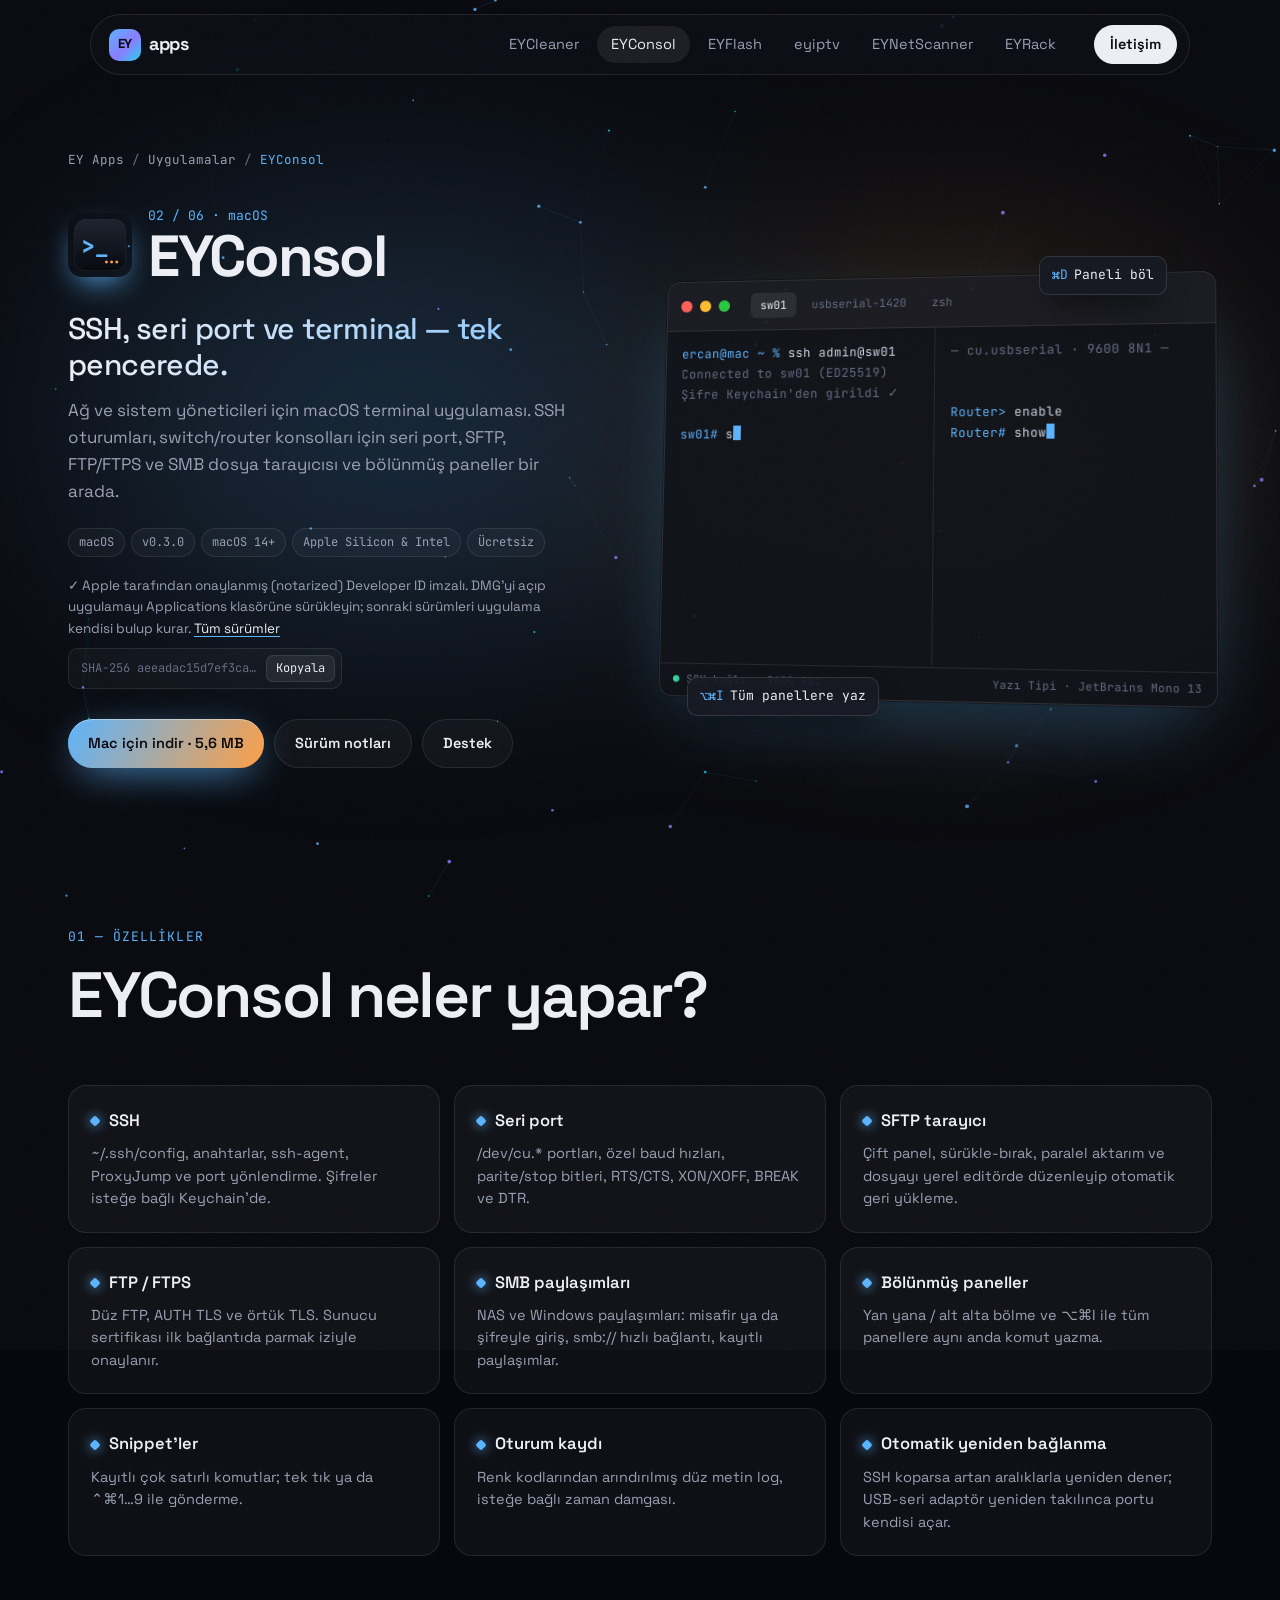
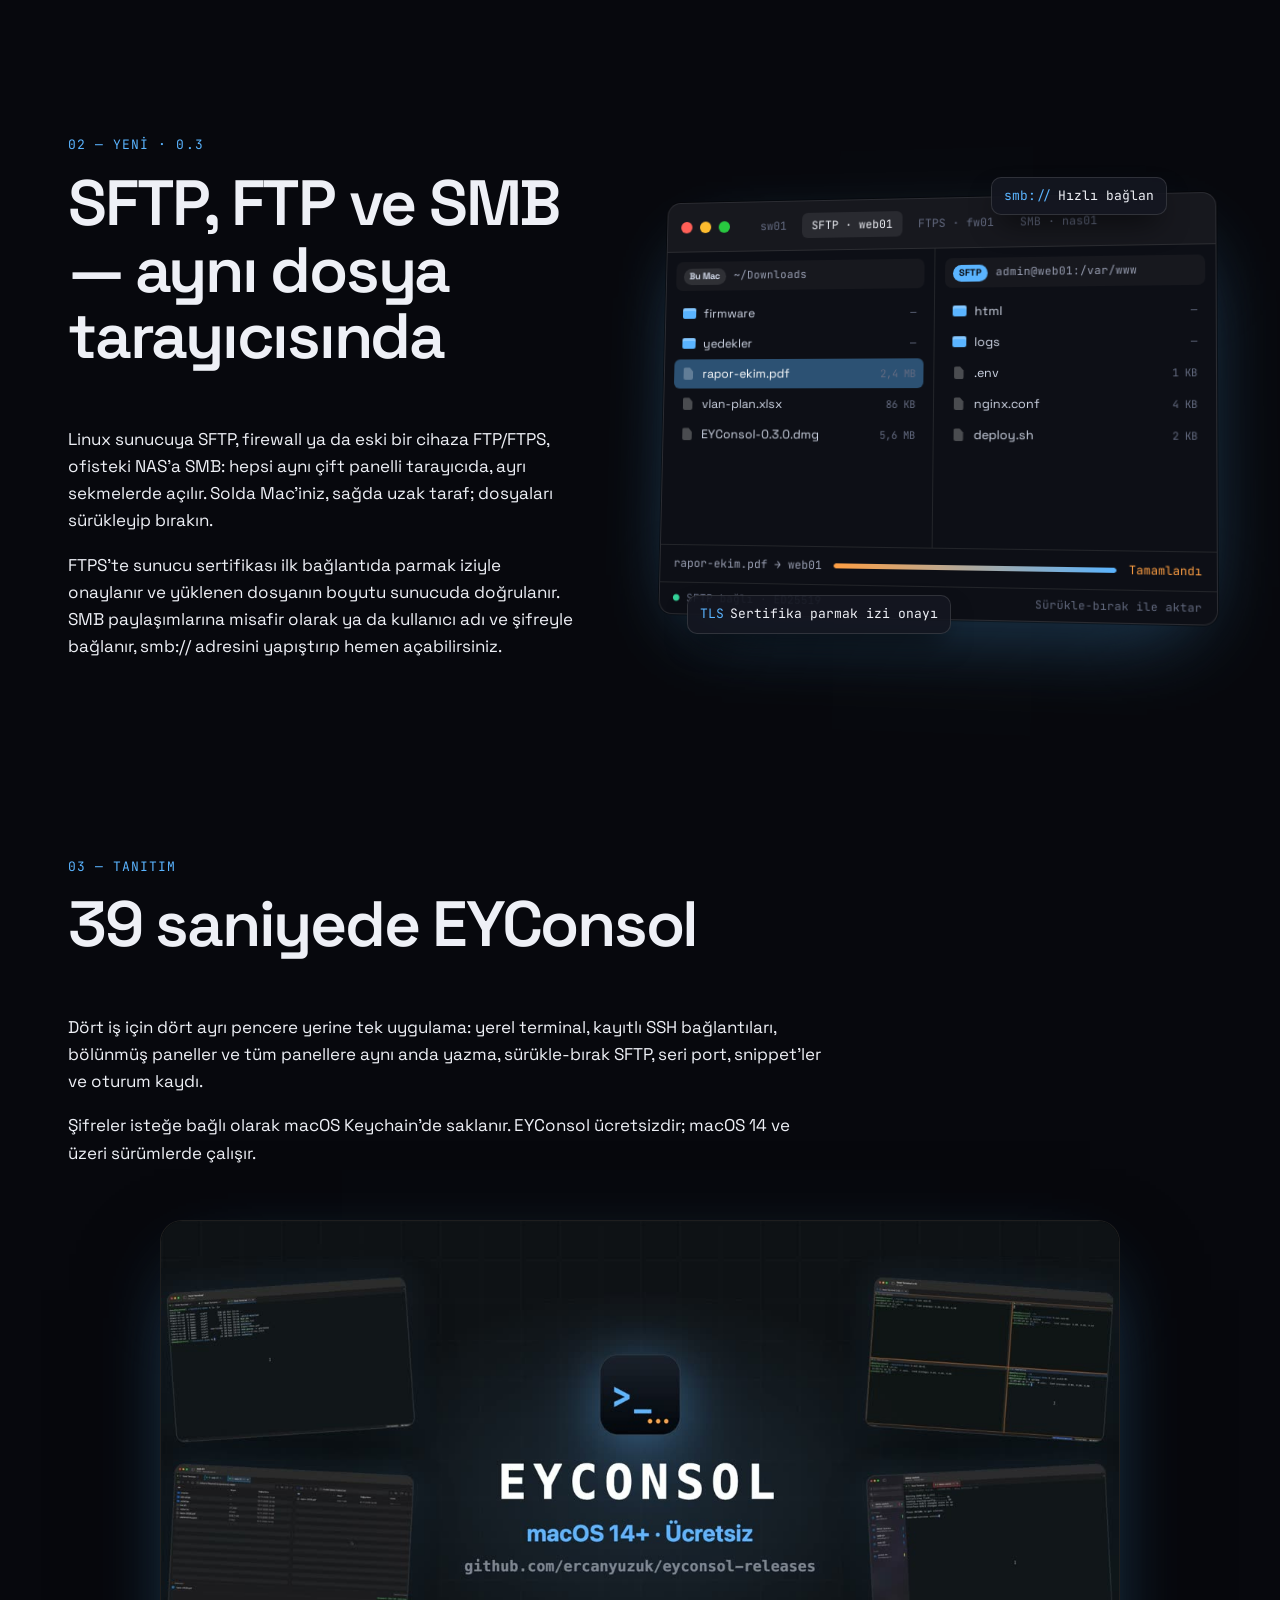
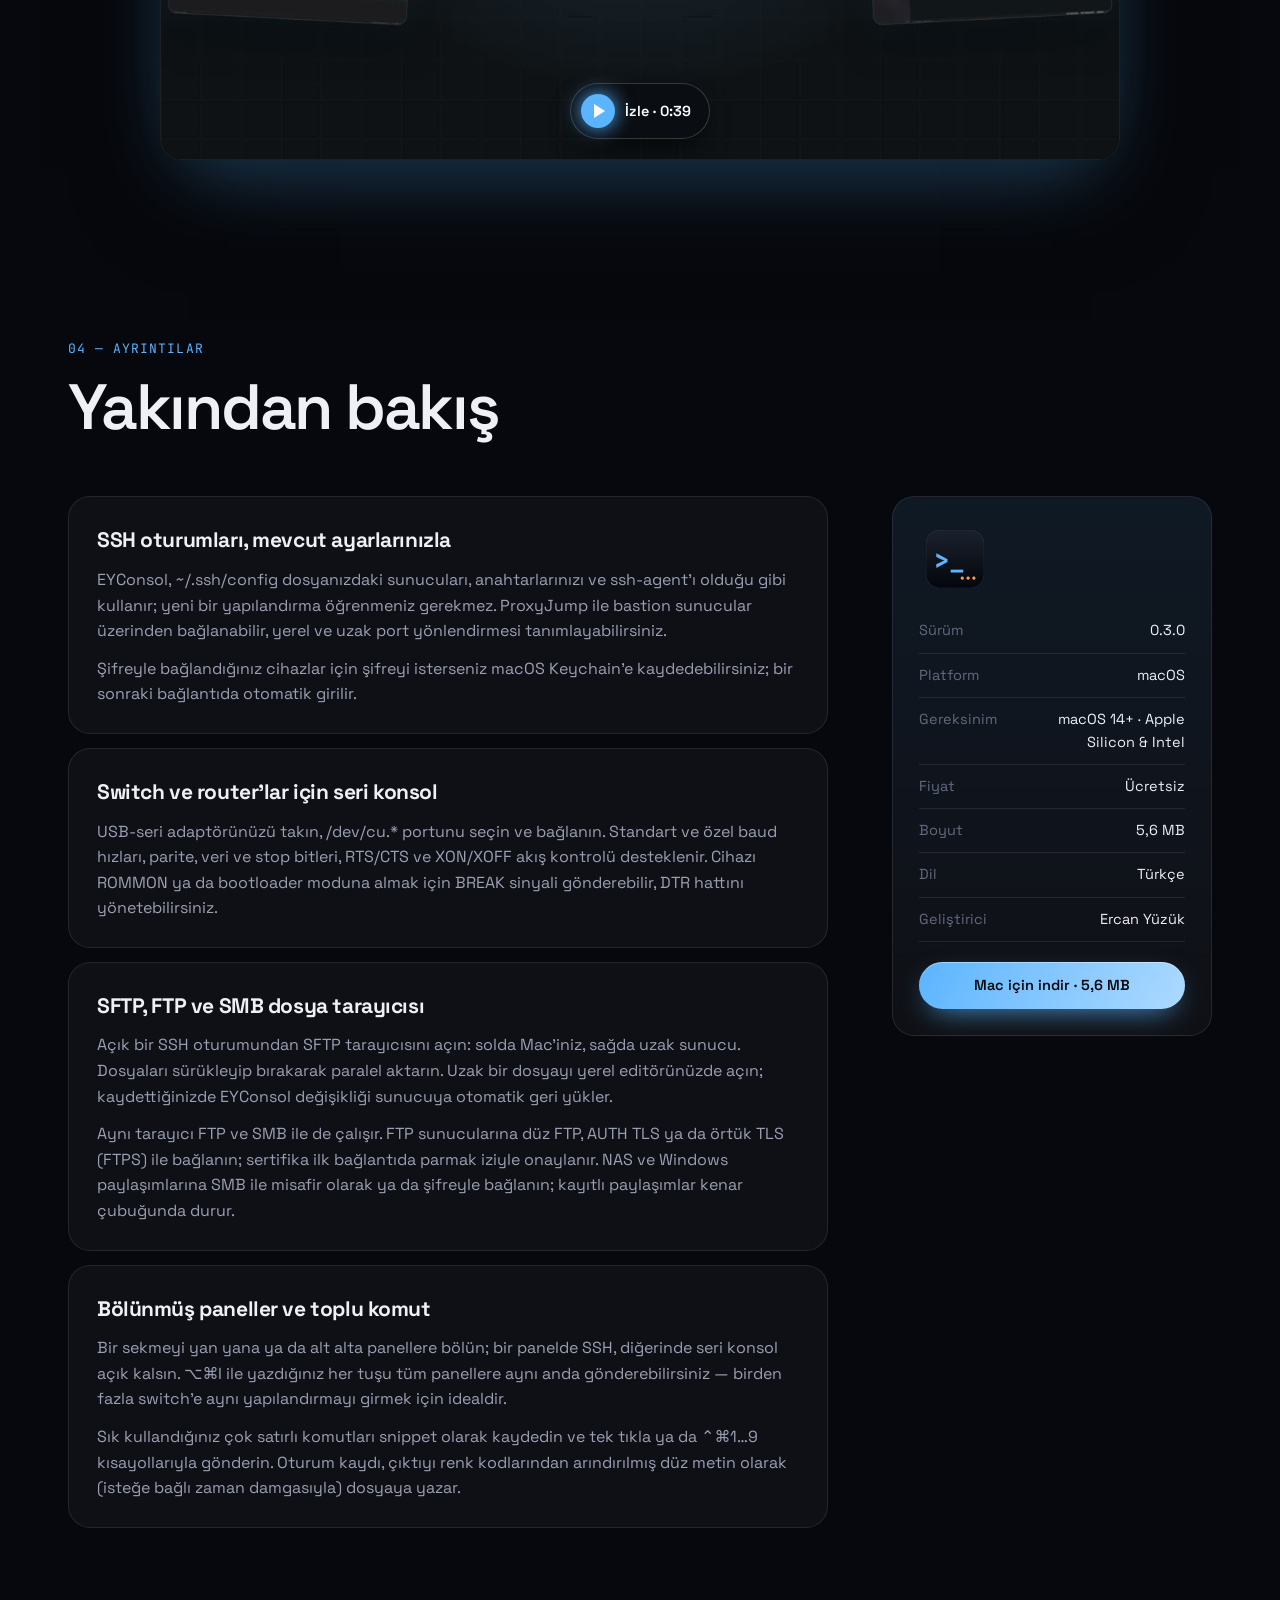
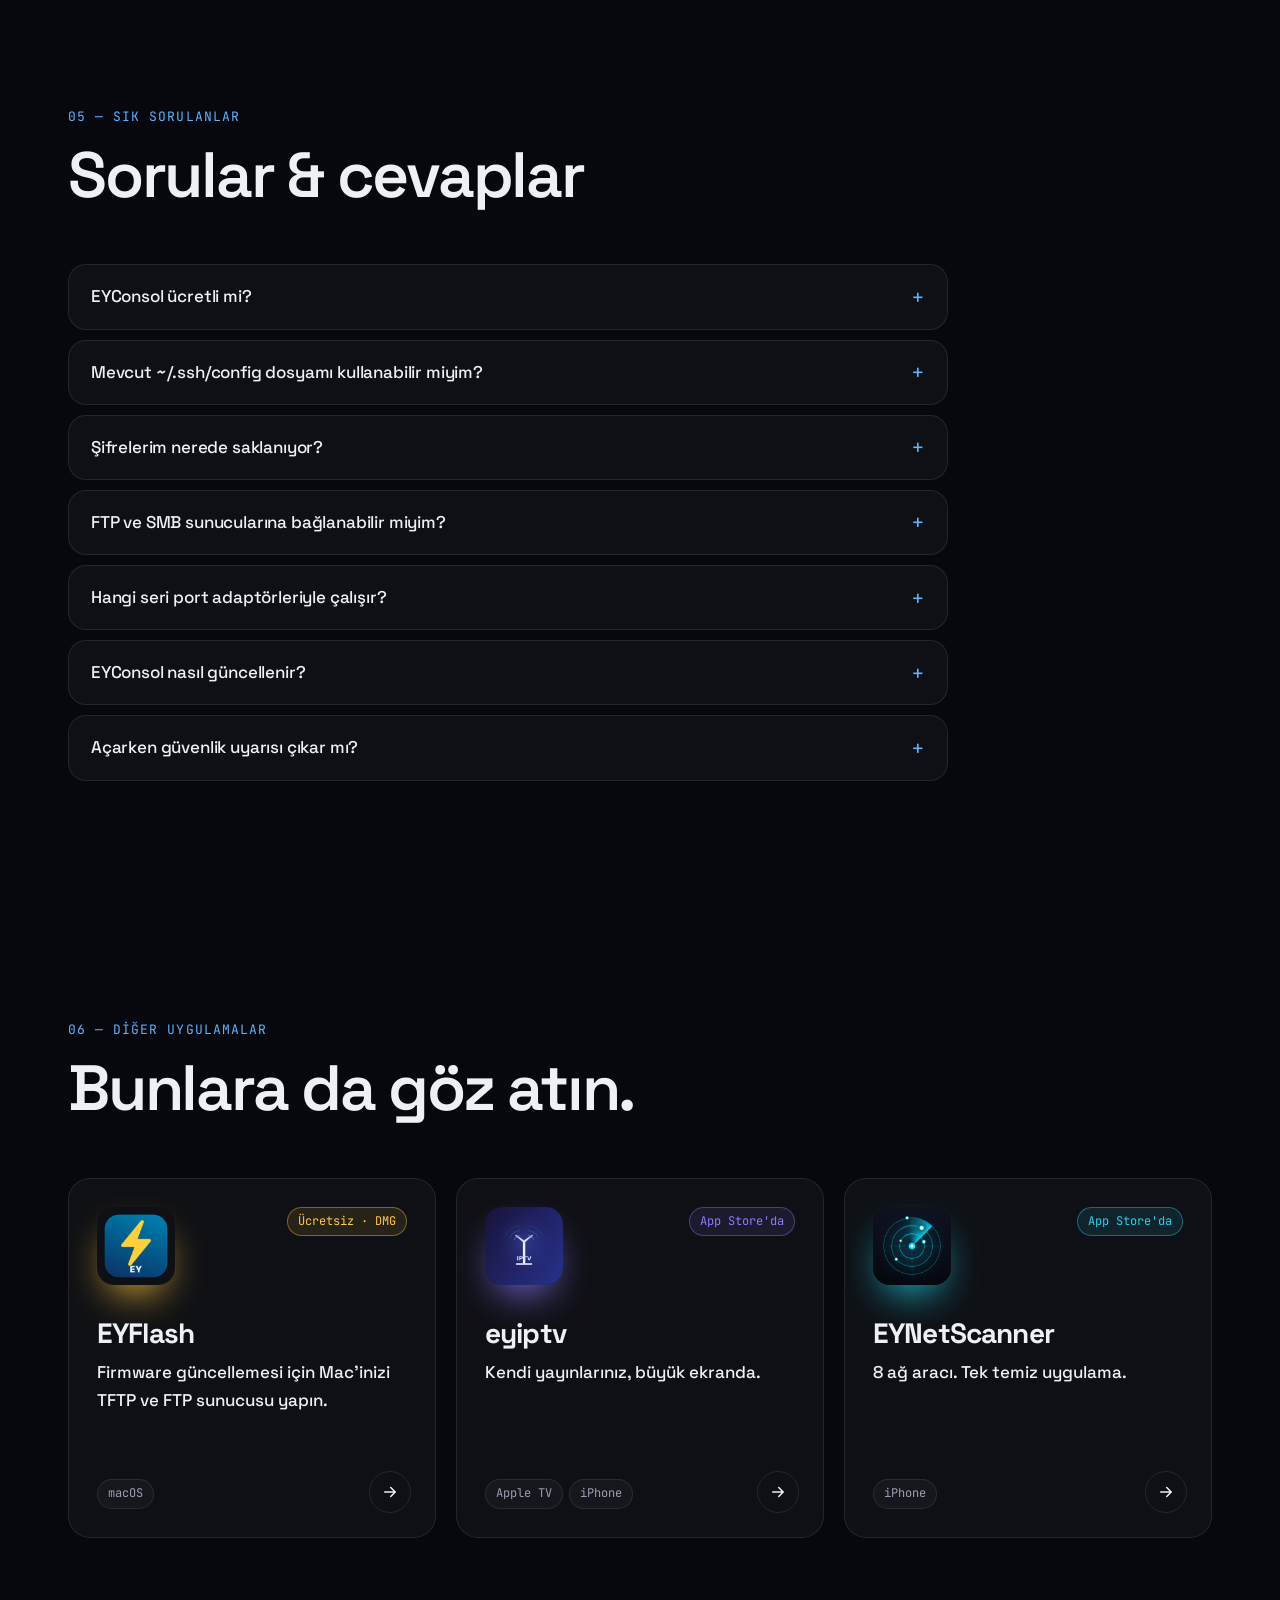
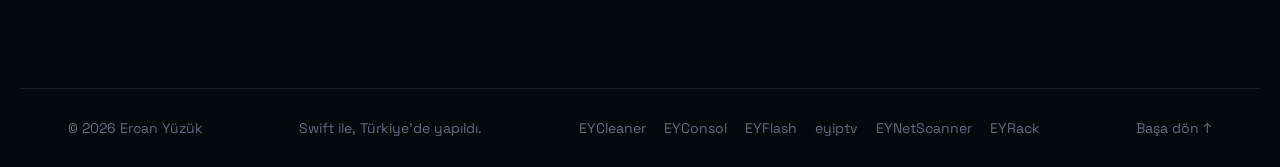
<file: eyconsol/index.html>
<!doctype html>
<html lang="tr">
<head>
  <meta charset="utf-8">
  <meta name="viewport" content="width=device-width, initial-scale=1">
  <title>EYConsol — Mac için SSH, seri konsol, SFTP, FTP ve SMB | EY Apps</title>
  <meta name="description" content="EYConsol: ağ ve sistem yöneticileri için ücretsiz macOS terminali. SSH, switch/router seri konsolu, SFTP, FTP/FTPS ve SMB dosya tarayıcısı, bölünmüş paneller.">
  <meta name="author" content="Ercan Yüzük">
  <meta name="robots" content="index, follow, max-image-preview:large">
  <meta name="theme-color" content="#07080d">
  <link rel="canonical" href="https://apps.ercanyuzuk.com/eyconsol/">
  <link rel="icon" type="image/svg+xml" href="/assets/favicon.svg">
  <link rel="apple-touch-icon" href="/assets/favicon.png">
  <link rel="sitemap" type="application/xml" href="/sitemap.xml">

  <meta property="og:type" content="website">
  <meta property="og:site_name" content="EY Apps">
  <meta property="og:locale" content="tr_TR">
  <meta property="og:title" content="EYConsol — Mac için SSH, seri konsol, SFTP, FTP ve SMB | EY Apps">
  <meta property="og:description" content="EYConsol: ağ ve sistem yöneticileri için ücretsiz macOS terminali. SSH, switch/router seri konsolu, SFTP, FTP/FTPS ve SMB dosya tarayıcısı, bölünmüş paneller.">
  <meta property="og:url" content="https://apps.ercanyuzuk.com/eyconsol/">
  <meta property="og:image" content="https://apps.ercanyuzuk.com/assets/icons/eyconsol.png">
  <meta name="twitter:card" content="summary">
  <meta name="twitter:title" content="EYConsol — Mac için SSH, seri konsol, SFTP, FTP ve SMB | EY Apps">
  <meta name="twitter:description" content="EYConsol: ağ ve sistem yöneticileri için ücretsiz macOS terminali. SSH, switch/router seri konsolu, SFTP, FTP/FTPS ve SMB dosya tarayıcısı, bölünmüş paneller.">
  <meta name="twitter:image" content="https://apps.ercanyuzuk.com/assets/icons/eyconsol.png">

  <link rel="preconnect" href="https://fonts.googleapis.com">
  <link rel="preconnect" href="https://fonts.gstatic.com" crossorigin>
  <link href="https://fonts.googleapis.com/css2?family=JetBrains+Mono:wght@400;600&family=Space+Grotesk:wght@400;500;600;700&display=swap" rel="stylesheet">
  <link rel="stylesheet" href="/css/style.css">
  <script type="application/ld+json">{"@context":"https://schema.org","@type":"SoftwareApplication","name":"EYConsol","description":"Ağ ve sistem yöneticileri için macOS terminal uygulaması. SSH oturumları, switch/router konsolları için seri port, SFTP, FTP/FTPS ve SMB dosya tarayıcısı ve bölünmüş paneller bir arada.","url":"https://apps.ercanyuzuk.com/eyconsol/","image":"https://apps.ercanyuzuk.com/assets/icons/eyconsol.png","applicationCategory":"DeveloperApplication","operatingSystem":"macOS 14","softwareVersion":"0.3.0","inLanguage":"tr","author":{"@type":"Person","name":"Ercan Yüzük","url":"https://www.ercanyuzuk.com"},"offers":{"@type":"Offer","price":"0","priceCurrency":"USD"},"downloadUrl":"https://github.com/ercanyuzuk/eyconsol-releases/releases/download/v0.3.0/EYConsol-0.3.0.dmg","fileSize":"5.6 MB","keywords":"mac ssh client, mac serial console, mac sftp client, mac ftp client, ftps, smb, mac terminal","releaseNotes":"https://github.com/ercanyuzuk/eyconsol-releases/releases/tag/v0.3.0","dateModified":"2026-10-29","softwareRequirements":"macOS 14+, Apple Silicon & Intel","featureList":["SSH","Seri port","SFTP tarayıcı","FTP / FTPS","SMB paylaşımları","Bölünmüş paneller","Snippet'ler","Oturum kaydı","Otomatik yeniden bağlanma"]}</script>
  <script type="application/ld+json">{"@context":"https://schema.org","@type":"VideoObject","name":"EYConsol tanıtım videosu","description":"Dört iş için dört ayrı pencere yerine tek uygulama: yerel terminal, kayıtlı SSH bağlantıları, bölünmüş paneller ve tüm panellere aynı anda yazma, sürükle-bırak SFTP, seri port, snippet'ler ve oturum kaydı.","thumbnailUrl":"https://apps.ercanyuzuk.com/assets/video/eyconsol-tanitim.jpg","contentUrl":"https://apps.ercanyuzuk.com/assets/video/eyconsol-tanitim.mp4","uploadDate":"2026-11-10","duration":"PT39S","inLanguage":"tr"}</script>
  <script type="application/ld+json">{"@context":"https://schema.org","@type":"BreadcrumbList","itemListElement":[{"@type":"ListItem","position":1,"name":"EY Apps","item":"https://apps.ercanyuzuk.com/"},{"@type":"ListItem","position":2,"name":"EYConsol","item":"https://apps.ercanyuzuk.com/eyconsol/"}]}</script>
  <script type="application/ld+json">{"@context":"https://schema.org","@type":"FAQPage","mainEntity":[{"@type":"Question","name":"EYConsol ücretli mi?","acceptedAnswer":{"@type":"Answer","text":"Hayır. EYConsol ücretsizdir; reklam, hesap ya da abonelik yoktur."}},{"@type":"Question","name":"Mevcut ~/.ssh/config dosyamı kullanabilir miyim?","acceptedAnswer":{"@type":"Answer","text":"Evet. Sunucu tanımlarınız, anahtarlarınız, ssh-agent ve ProxyJump ayarlarınız doğrudan kullanılır."}},{"@type":"Question","name":"Şifrelerim nerede saklanıyor?","acceptedAnswer":{"@type":"Answer","text":"Yalnızca isterseniz, macOS Keychain'de saklanır. Hiçbir sunucuya gönderilmez."}},{"@type":"Question","name":"FTP ve SMB sunucularına bağlanabilir miyim?","acceptedAnswer":{"@type":"Answer","text":"Evet. 0.3.0 ile dosya tarayıcısı SFTP'nin yanında FTP, FTPS (AUTH TLS ve örtük TLS) ve SMB paylaşımlarını da açar. Dosya menüsünden Yeni FTP Bağlantısı… ya da Yeni SMB Paylaşımı…'nı seçin ya da smb://, ftp:// veya ftps:// adresini kenar çubuğundaki hızlı bağlan alanına yapıştırın."}},{"@type":"Question","name":"Hangi seri port adaptörleriyle çalışır?","acceptedAnswer":{"@type":"Answer","text":"macOS'ta /dev/cu.* olarak görünen USB-seri adaptörlerle çalışır. Adaptörünüz için üreticinin sürücüsü gerekiyorsa önce onu kurun."}},{"@type":"Question","name":"EYConsol nasıl güncellenir?","acceptedAnswer":{"@type":"Answer","text":"0.2.0 ve sonraki sürümler açılışta yeni sürümü denetler, sürüm notlarını gösterir ve tek tıkla kurar. Elle denetlemek için EYConsol menüsünden Güncellemeleri Denetle…'yi seçin; otomatik denetimi Ayarlar > Güncellemeler'den kapatabilirsiniz. 0.1.0 kullanıyorsanız güncel sürümü bu sayfadan bir kez elle kurun."}},{"@type":"Question","name":"Açarken güvenlik uyarısı çıkar mı?","acceptedAnswer":{"@type":"Answer","text":"Hayır. EYConsol Developer ID ile imzalı ve Apple tarafından onaylanmıştır (notarized)."}}]}</script>
</head>
<body>
  <canvas id="bg" aria-hidden="true"></canvas>
  <div class="cursor-glow" aria-hidden="true"></div>
  <div class="grain" aria-hidden="true"></div>

  <header class="nav" id="nav">
    <a href="/" class="brand" aria-label="EY Apps ana sayfa">
      <span class="brand-mark">EY</span><span class="brand-text">apps</span>
    </a>
    <nav class="nav-links" aria-label="Uygulamalar">
      <a href="/eycleaner/">EYCleaner</a>
      <a href="/eyconsol/" class="active" aria-current="page">EYConsol</a>
      <a href="/eyflash/">EYFlash</a>
      <a href="/eyiptv/">eyiptv</a>
      <a href="/eynetscanner/">EYNetScanner</a>
      <a href="/eyrack/">EYRack</a>
    </nav>
    <a class="nav-cta" href="/#iletisim">İletişim</a>
  </header>

  <main id="top" class="app-page">
    <section class="app" style="--a:#5ab4ff;--a2:#ff9f43">
      <div class="app-bg" aria-hidden="true"></div>
      <nav class="crumbs reveal" aria-label="Konum"><a href="/">EY Apps</a><span>/</span><a href="/#uygulamalar">Uygulamalar</a><span>/</span><span aria-current="page">EYConsol</span></nav>
      <div class="app-grid">
        <div class="app-copy">
          <div class="app-head reveal">
            <img src="/assets/icons/eyconsol.png" alt="EYConsol uygulama simgesi" width="64" height="64">
            <div><div class="num">02 / 06 · macOS</div><h1>EYConsol</h1></div>
          </div>
          <p class="lead reveal">SSH, seri port ve terminal — tek pencerede.</p>
          <p class="summary reveal">Ağ ve sistem yöneticileri için macOS terminal uygulaması. SSH oturumları, switch/router konsolları için seri port, SFTP, FTP/FTPS ve SMB dosya tarayıcısı ve bölünmüş paneller bir arada.</p>
          <div class="meta reveal"><span class="chip">macOS</span><span class="chip">v0.3.0</span><span class="chip">macOS 14+</span><span class="chip">Apple Silicon &amp; Intel</span><span class="chip">Ücretsiz</span></div>
          <div class="dl-info reveal"><span>✓ Apple tarafından onaylanmış (notarized) Developer ID imzalı. DMG'yi açıp uygulamayı Applications klasörüne sürükleyin; sonraki sürümleri uygulama kendisi bulup kurar. <a href="https://github.com/ercanyuzuk/eyconsol-releases/releases" target="_blank" rel="noopener">Tüm sürümler</a></span><code title="SHA-256">SHA-256 aeeadac15d7ef3ca…<button type="button" data-copy="aeeadac15d7ef3ca661b60ebe9a417468549e3b077bef28c1ac445ed2e7d7674">Kopyala</button></code></div>
          <div class="actions reveal">
            <a class="btn btn-primary magnetic" href="https://github.com/ercanyuzuk/eyconsol-releases/releases/download/v0.3.0/EYConsol-0.3.0.dmg"><span>Mac için indir · 5,6 MB</span></a>
            <a class="btn btn-ghost magnetic" href="https://github.com/ercanyuzuk/eyconsol-releases/releases/tag/v0.3.0" target="_blank" rel="noopener"><span>Sürüm notları</span></a>
            <a class="btn btn-ghost magnetic" href="mailto:ercanyuzuk@gmail.com?subject=EYConsol"><span>Destek</span></a>
          </div>
          
        </div>
        
      <div class="visual reveal" style="--d:.1s" aria-hidden="true">
        <div class="window tilt-soft">
          <div class="win-bar"><i></i><i></i><i></i>
            <div class="win-tabs"><span class="on">sw01</span><span>usbserial-1420</span><span>zsh</span></div>
          </div>
          <div class="win-body"><div class="pane" data-term="ssh"></div><div class="pane" data-term="serial"></div></div>
          <div class="win-status"><span><b>●</b> SSH bağlı · 9600 8N1</span><span>Yazı Tipi · JetBrains Mono 13</span></div>
        </div>
        <div class="float-key k1"><em>⌘D</em>Paneli böl</div>
        <div class="float-key k2"><em>⌥⌘I</em>Tüm panellere yaz</div>
      </div>
      </div>
    </section>

    <section class="section app-section" style="--a:#5ab4ff" aria-labelledby="ozellikler">
      <div class="section-head reveal">
        <p class="kicker">01 — Özellikler</p>
        <h2 id="ozellikler">EYConsol neler yapar?</h2>
      </div>
      <div class="features">
        <div class="feature reveal" style="--d:0s"><h3>SSH</h3><p>~/.ssh/config, anahtarlar, ssh-agent, ProxyJump ve port yönlendirme. Şifreler isteğe bağlı Keychain&#39;de.</p></div>
        <div class="feature reveal" style="--d:0.07s"><h3>Seri port</h3><p>/dev/cu.* portları, özel baud hızları, parite/stop bitleri, RTS/CTS, XON/XOFF, BREAK ve DTR.</p></div>
        <div class="feature reveal" style="--d:0.14s"><h3>SFTP tarayıcı</h3><p>Çift panel, sürükle-bırak, paralel aktarım ve dosyayı yerel editörde düzenleyip otomatik geri yükleme.</p></div>
        <div class="feature reveal" style="--d:0s"><h3>FTP / FTPS</h3><p>Düz FTP, AUTH TLS ve örtük TLS. Sunucu sertifikası ilk bağlantıda parmak iziyle onaylanır.</p></div>
        <div class="feature reveal" style="--d:0.07s"><h3>SMB paylaşımları</h3><p>NAS ve Windows paylaşımları: misafir ya da şifreyle giriş, smb:// hızlı bağlantı, kayıtlı paylaşımlar.</p></div>
        <div class="feature reveal" style="--d:0.14s"><h3>Bölünmüş paneller</h3><p>Yan yana / alt alta bölme ve ⌥⌘I ile tüm panellere aynı anda komut yazma.</p></div>
        <div class="feature reveal" style="--d:0s"><h3>Snippet&#39;ler</h3><p>Kayıtlı çok satırlı komutlar; tek tık ya da ⌃⌘1…9 ile gönderme.</p></div>
        <div class="feature reveal" style="--d:0.07s"><h3>Oturum kaydı</h3><p>Renk kodlarından arındırılmış düz metin log, isteğe bağlı zaman damgası.</p></div>
        <div class="feature reveal" style="--d:0.14s"><h3>Otomatik yeniden bağlanma</h3><p>SSH koparsa artan aralıklarla yeniden dener; USB-seri adaptör yeniden takılınca portu kendisi açar.</p></div>
      </div>
    </section>

    <section class="section app-section showcase" style="--a:#5ab4ff;--a2:#ff9f43" aria-labelledby="vitrin">
      <div class="app-grid">
        <div class="app-copy">
          <div class="section-head reveal">
            <p class="kicker">02 — Yeni · 0.3</p>
            <h2 id="vitrin">SFTP, FTP ve SMB — aynı dosya tarayıcısında</h2>
          </div>
          <p class="summary reveal">Linux sunucuya SFTP, firewall ya da eski bir cihaza FTP/FTPS, ofisteki NAS&#39;a SMB: hepsi aynı çift panelli tarayıcıda, ayrı sekmelerde açılır. Solda Mac&#39;iniz, sağda uzak taraf; dosyaları sürükleyip bırakın.</p>
          <p class="summary reveal">FTPS&#39;te sunucu sertifikası ilk bağlantıda parmak iziyle onaylanır ve yüklenen dosyanın boyutu sunucuda doğrulanır. SMB paylaşımlarına misafir olarak ya da kullanıcı adı ve şifreyle bağlanır, smb:// adresini yapıştırıp hemen açabilirsiniz.</p>
        </div>
        
      <div class="visual reveal" style="--d:.1s" aria-hidden="true">
        <div class="window files tilt-soft" data-files>
          <div class="win-bar"><i></i><i></i><i></i>
            <div class="win-tabs"><span>sw01</span><span class="on" data-fx-tab="0">SFTP · web01</span><span data-fx-tab="1">FTPS · fw01</span><span data-fx-tab="2">SMB · nas01</span></div>
          </div>
          <div class="fx-body">
            <div class="fx-pane">
              <div class="fx-path"><b>Bu Mac</b><span>~/Downloads</span></div>
              <div class="fx-row"><i class="d"></i><span>firmware</span><em>—</em></div><div class="fx-row"><i class="d"></i><span>yedekler</span><em>—</em></div><div class="fx-row sel"><i class="f"></i><span>rapor-ekim.pdf</span><em>2,4 MB</em></div><div class="fx-row"><i class="f"></i><span>vlan-plan.xlsx</span><em>86 KB</em></div><div class="fx-row"><i class="f"></i><span>EYConsol-0.3.0.dmg</span><em>5,6 MB</em></div>
            </div>
            <div class="fx-pane remote">
              <div class="fx-path"><b data-fx-proto>SFTP</b><span data-fx-url>admin@web01:/var/www</span></div>
              <div data-fx-rows></div>
            </div>
          </div>
          <div class="fx-tr"><span data-fx-name>rapor-ekim.pdf → web01</span><i class="fl-bar"></i><em data-fx-st>%42</em></div>
          <div class="win-status"><span><b>●</b> <span data-fx-status>SFTP bağlı · ED25519</span></span><span>Sürükle-bırak ile aktar</span></div>
        </div>
        <div class="float-key k1"><em>smb://</em>Hızlı bağlan</div>
        <div class="float-key k2"><em>TLS</em>Sertifika parmak izi onayı</div>
      </div>
      </div>
    </section>

    <section class="section app-section showcase wide" style="--a:#5ab4ff;--a2:#ff9f43" aria-labelledby="vitrin-2">
      <div class="app-grid">
        <div class="app-copy">
          <div class="section-head reveal">
            <p class="kicker">03 — Tanıtım</p>
            <h2 id="vitrin-2">39 saniyede EYConsol</h2>
          </div>
          <p class="summary reveal">Dört iş için dört ayrı pencere yerine tek uygulama: yerel terminal, kayıtlı SSH bağlantıları, bölünmüş paneller ve tüm panellere aynı anda yazma, sürükle-bırak SFTP, seri port, snippet&#39;ler ve oturum kaydı.</p>
          <p class="summary reveal">Şifreler isteğe bağlı olarak macOS Keychain&#39;de saklanır. EYConsol ücretsizdir; macOS 14 ve üzeri sürümlerde çalışır.</p>
        </div>
        
      <div class="visual reveal video-visual" style="--d:.1s">
        <div class="video-frame" data-video style="--ar:16 / 9;--vw:960px">
          <button type="button" class="video-play" aria-label="Videoyu oynat"><span></span>İzle · 0:39</button>
          <video controls playsinline preload="none" poster="/assets/video/eyconsol-tanitim.jpg" title="EYConsol tanıtım videosu">
            <source src="/assets/video/eyconsol-tanitim.mp4" type="video/mp4">
          </video>
        </div>
      </div>
      </div>
    </section>

    <section class="section app-section" style="--a:#5ab4ff" aria-labelledby="ayrintilar">
      <div class="section-head reveal">
        <p class="kicker">04 — Ayrıntılar</p>
        <h2 id="ayrintilar">Yakından bakış</h2>
      </div>
      <div class="about-grid">
        <div class="about">
          <article class="about-block reveal"><h3>SSH oturumları, mevcut ayarlarınızla</h3><p>EYConsol, ~/.ssh/config dosyanızdaki sunucuları, anahtarlarınızı ve ssh-agent&#39;ı olduğu gibi kullanır; yeni bir yapılandırma öğrenmeniz gerekmez. ProxyJump ile bastion sunucular üzerinden bağlanabilir, yerel ve uzak port yönlendirmesi tanımlayabilirsiniz.</p><p>Şifreyle bağlandığınız cihazlar için şifreyi isterseniz macOS Keychain&#39;e kaydedebilirsiniz; bir sonraki bağlantıda otomatik girilir.</p></article>
          <article class="about-block reveal"><h3>Switch ve router&#39;lar için seri konsol</h3><p>USB-seri adaptörünüzü takın, /dev/cu.* portunu seçin ve bağlanın. Standart ve özel baud hızları, parite, veri ve stop bitleri, RTS/CTS ve XON/XOFF akış kontrolü desteklenir. Cihazı ROMMON ya da bootloader moduna almak için BREAK sinyali gönderebilir, DTR hattını yönetebilirsiniz.</p></article>
          <article class="about-block reveal"><h3>SFTP, FTP ve SMB dosya tarayıcısı</h3><p>Açık bir SSH oturumundan SFTP tarayıcısını açın: solda Mac&#39;iniz, sağda uzak sunucu. Dosyaları sürükleyip bırakarak paralel aktarın. Uzak bir dosyayı yerel editörünüzde açın; kaydettiğinizde EYConsol değişikliği sunucuya otomatik geri yükler.</p><p>Aynı tarayıcı FTP ve SMB ile de çalışır. FTP sunucularına düz FTP, AUTH TLS ya da örtük TLS (FTPS) ile bağlanın; sertifika ilk bağlantıda parmak iziyle onaylanır. NAS ve Windows paylaşımlarına SMB ile misafir olarak ya da şifreyle bağlanın; kayıtlı paylaşımlar kenar çubuğunda durur.</p></article>
          <article class="about-block reveal"><h3>Bölünmüş paneller ve toplu komut</h3><p>Bir sekmeyi yan yana ya da alt alta panellere bölün; bir panelde SSH, diğerinde seri konsol açık kalsın. ⌥⌘I ile yazdığınız her tuşu tüm panellere aynı anda gönderebilirsiniz — birden fazla switch&#39;e aynı yapılandırmayı girmek için idealdir.</p><p>Sık kullandığınız çok satırlı komutları snippet olarak kaydedin ve tek tıkla ya da ⌃⌘1…9 kısayollarıyla gönderin. Oturum kaydı, çıktıyı renk kodlarından arındırılmış düz metin olarak (isteğe bağlı zaman damgasıyla) dosyaya yazar.</p></article>
        </div>
        <aside class="specs reveal" aria-label="Teknik bilgiler">
          <img src="/assets/icons/eyconsol.png" alt="" width="72" height="72" loading="lazy">
          <dl>
            <div><dt>Sürüm</dt><dd>0.3.0</dd></div>
            <div><dt>Platform</dt><dd>macOS</dd></div>
            <div><dt>Gereksinim</dt><dd>macOS 14+ · Apple Silicon &amp; Intel</dd></div>
            <div><dt>Fiyat</dt><dd>Ücretsiz</dd></div>
            <div><dt>Boyut</dt><dd>5,6 MB</dd></div>
            <div><dt>Dil</dt><dd>Türkçe</dd></div>
            <div><dt>Geliştirici</dt><dd>Ercan Yüzük</dd></div>
          </dl>
          <div class="specs-actions"><a class="btn btn-primary magnetic" href="https://github.com/ercanyuzuk/eyconsol-releases/releases/download/v0.3.0/EYConsol-0.3.0.dmg"><span>Mac için indir · 5,6 MB</span></a></div>
        </aside>
      </div>
    </section>

    <section class="section app-section" style="--a:#5ab4ff" aria-labelledby="sss">
      <div class="section-head reveal">
        <p class="kicker">05 — Sık sorulanlar</p>
        <h2 id="sss">Sorular &amp; cevaplar</h2>
      </div>
      <div class="faq">
        <details class="reveal"><summary><h3>EYConsol ücretli mi?</h3></summary><p>Hayır. EYConsol ücretsizdir; reklam, hesap ya da abonelik yoktur.</p></details>
        <details class="reveal"><summary><h3>Mevcut ~/.ssh/config dosyamı kullanabilir miyim?</h3></summary><p>Evet. Sunucu tanımlarınız, anahtarlarınız, ssh-agent ve ProxyJump ayarlarınız doğrudan kullanılır.</p></details>
        <details class="reveal"><summary><h3>Şifrelerim nerede saklanıyor?</h3></summary><p>Yalnızca isterseniz, macOS Keychain&#39;de saklanır. Hiçbir sunucuya gönderilmez.</p></details>
        <details class="reveal"><summary><h3>FTP ve SMB sunucularına bağlanabilir miyim?</h3></summary><p>Evet. 0.3.0 ile dosya tarayıcısı SFTP&#39;nin yanında FTP, FTPS (AUTH TLS ve örtük TLS) ve SMB paylaşımlarını da açar. Dosya menüsünden Yeni FTP Bağlantısı… ya da Yeni SMB Paylaşımı…&#39;nı seçin ya da smb://, ftp:// veya ftps:// adresini kenar çubuğundaki hızlı bağlan alanına yapıştırın.</p></details>
        <details class="reveal"><summary><h3>Hangi seri port adaptörleriyle çalışır?</h3></summary><p>macOS&#39;ta /dev/cu.* olarak görünen USB-seri adaptörlerle çalışır. Adaptörünüz için üreticinin sürücüsü gerekiyorsa önce onu kurun.</p></details>
        <details class="reveal"><summary><h3>EYConsol nasıl güncellenir?</h3></summary><p>0.2.0 ve sonraki sürümler açılışta yeni sürümü denetler, sürüm notlarını gösterir ve tek tıkla kurar. Elle denetlemek için EYConsol menüsünden Güncellemeleri Denetle…&#39;yi seçin; otomatik denetimi Ayarlar &gt; Güncellemeler&#39;den kapatabilirsiniz. 0.1.0 kullanıyorsanız güncel sürümü bu sayfadan bir kez elle kurun.</p></details>
        <details class="reveal"><summary><h3>Açarken güvenlik uyarısı çıkar mı?</h3></summary><p>Hayır. EYConsol Developer ID ile imzalı ve Apple tarafından onaylanmıştır (notarized).</p></details>
      </div>
    </section>

    <section class="section" aria-labelledby="diger">
      <div class="section-head reveal">
        <p class="kicker">06 — Diğer uygulamalar</p>
        <h2 id="diger">Bunlara da göz atın.</h2>
      </div>
      <div class="cards cards-3">
        <a class="card reveal tilt" href="/eyflash/" style="--a:#ffc93c;--d:0s">
          <div class="card-top">
            <img class="card-icon" src="/assets/icons/eyflash.png" alt="EYFlash simgesi" width="78" height="78" loading="lazy">
            <span class="avail">Ücretsiz · DMG</span>
          </div>
          <h3>EYFlash</h3>
          <p class="tag">Firmware güncellemesi için Mac&#39;inizi TFTP ve FTP sunucusu yapın.</p>
          <p class="card-sum">Router, switch ve firewall güncellemeleri için macOS TFTP + FTP sunucusu. Cihaz firmware&#39;i Mac&#39;ten çeker ya da yapılandırma yedeğini Mac&#39;e gönderir; doğru komutu EYFlash hazırlar.</p>
          <div class="platforms"><span class="chip">macOS</span></div>
          <span class="arrow"><svg viewBox="0 0 24 24" width="18" height="18" aria-hidden="true"><path d="M5 12h14m0 0-6-6m6 6-6 6" fill="none" stroke="currentColor" stroke-width="2" stroke-linecap="round" stroke-linejoin="round"/></svg></span>
        </a>
        <a class="card reveal tilt" href="/eyiptv/" style="--a:#8b7bff;--d:0.08s">
          <div class="card-top">
            <img class="card-icon" src="/assets/icons/eyiptv.png" alt="eyiptv simgesi" width="78" height="78" loading="lazy">
            <span class="avail">App Store&#39;da</span>
          </div>
          <h3>eyiptv</h3>
          <p class="tag">Kendi yayınlarınız, büyük ekranda.</p>
          <p class="card-sum">Apple TV ve iPhone için sade, hızlı bir medya oynatıcı. Servis sağlayıcınızın bilgileriyle ya da M3U playlist adresiyle giriş yapın; canlı TV, film ve dizilerinize tek yerden ulaşın.</p>
          <div class="platforms"><span class="chip">Apple TV</span><span class="chip">iPhone</span></div>
          <span class="arrow"><svg viewBox="0 0 24 24" width="18" height="18" aria-hidden="true"><path d="M5 12h14m0 0-6-6m6 6-6 6" fill="none" stroke="currentColor" stroke-width="2" stroke-linecap="round" stroke-linejoin="round"/></svg></span>
        </a>
        <a class="card reveal tilt" href="/eynetscanner/" style="--a:#22d3ee;--d:0s">
          <div class="card-top">
            <img class="card-icon" src="/assets/icons/eynetscanner.png" alt="EYNetScanner simgesi" width="78" height="78" loading="lazy">
            <span class="avail">App Store&#39;da</span>
          </div>
          <h3>EYNetScanner</h3>
          <p class="tag">8 ağ aracı. Tek temiz uygulama.</p>
          <p class="card-sum">Ping, port tarama, subnet tarama, DNS, IP bilgisi, traceroute, hız testi ve canlı bağlantı izleme — iPhone&#39;unuzda. Hesap yok, reklam yok, takip yok.</p>
          <div class="platforms"><span class="chip">iPhone</span></div>
          <span class="arrow"><svg viewBox="0 0 24 24" width="18" height="18" aria-hidden="true"><path d="M5 12h14m0 0-6-6m6 6-6 6" fill="none" stroke="currentColor" stroke-width="2" stroke-linecap="round" stroke-linejoin="round"/></svg></span>
        </a>
      </div>
    </section>
  </main>

  <footer class="footer">
    <span>© <span id="year">2026</span> Ercan Yüzük</span>
    <span class="footer-mid">Swift ile, Türkiye'de yapıldı.</span>
    <nav class="footer-links" aria-label="Uygulamalar"><a href="/eycleaner/">EYCleaner</a><a href="/eyconsol/">EYConsol</a><a href="/eyflash/">EYFlash</a><a href="/eyiptv/">eyiptv</a><a href="/eynetscanner/">EYNetScanner</a><a href="/eyrack/">EYRack</a></nav>
    <a href="#top">Başa dön ↑</a>
  </footer>

  <div class="lightbox" id="lightbox" role="dialog" aria-modal="true" aria-label="Ekran görüntüsü">
    <button class="lb-close" aria-label="Kapat">×</button>
    <button class="lb-nav lb-prev" aria-label="Önceki">‹</button>
    <img alt="">
    <button class="lb-nav lb-next" aria-label="Sonraki">›</button>
  </div>

  <script src="/js/main.js" defer></script>
</body>
</html>
</file>
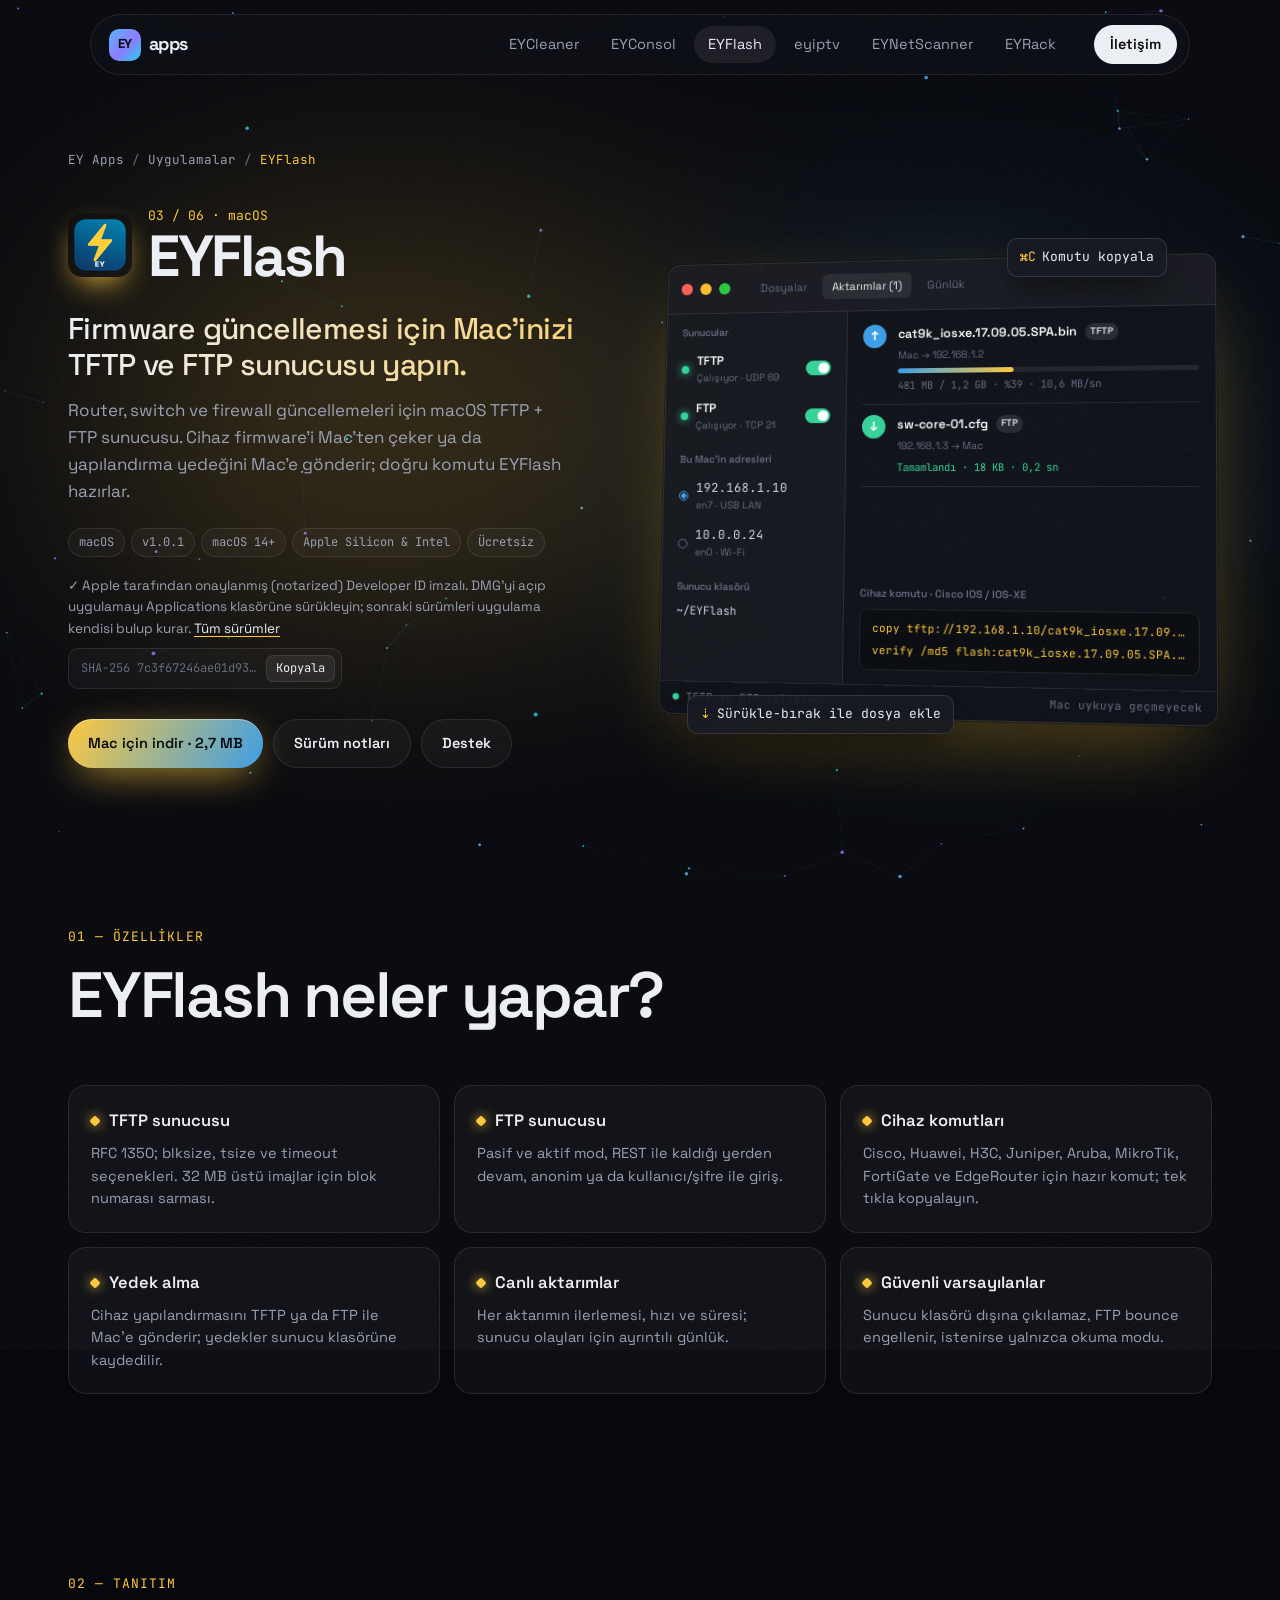
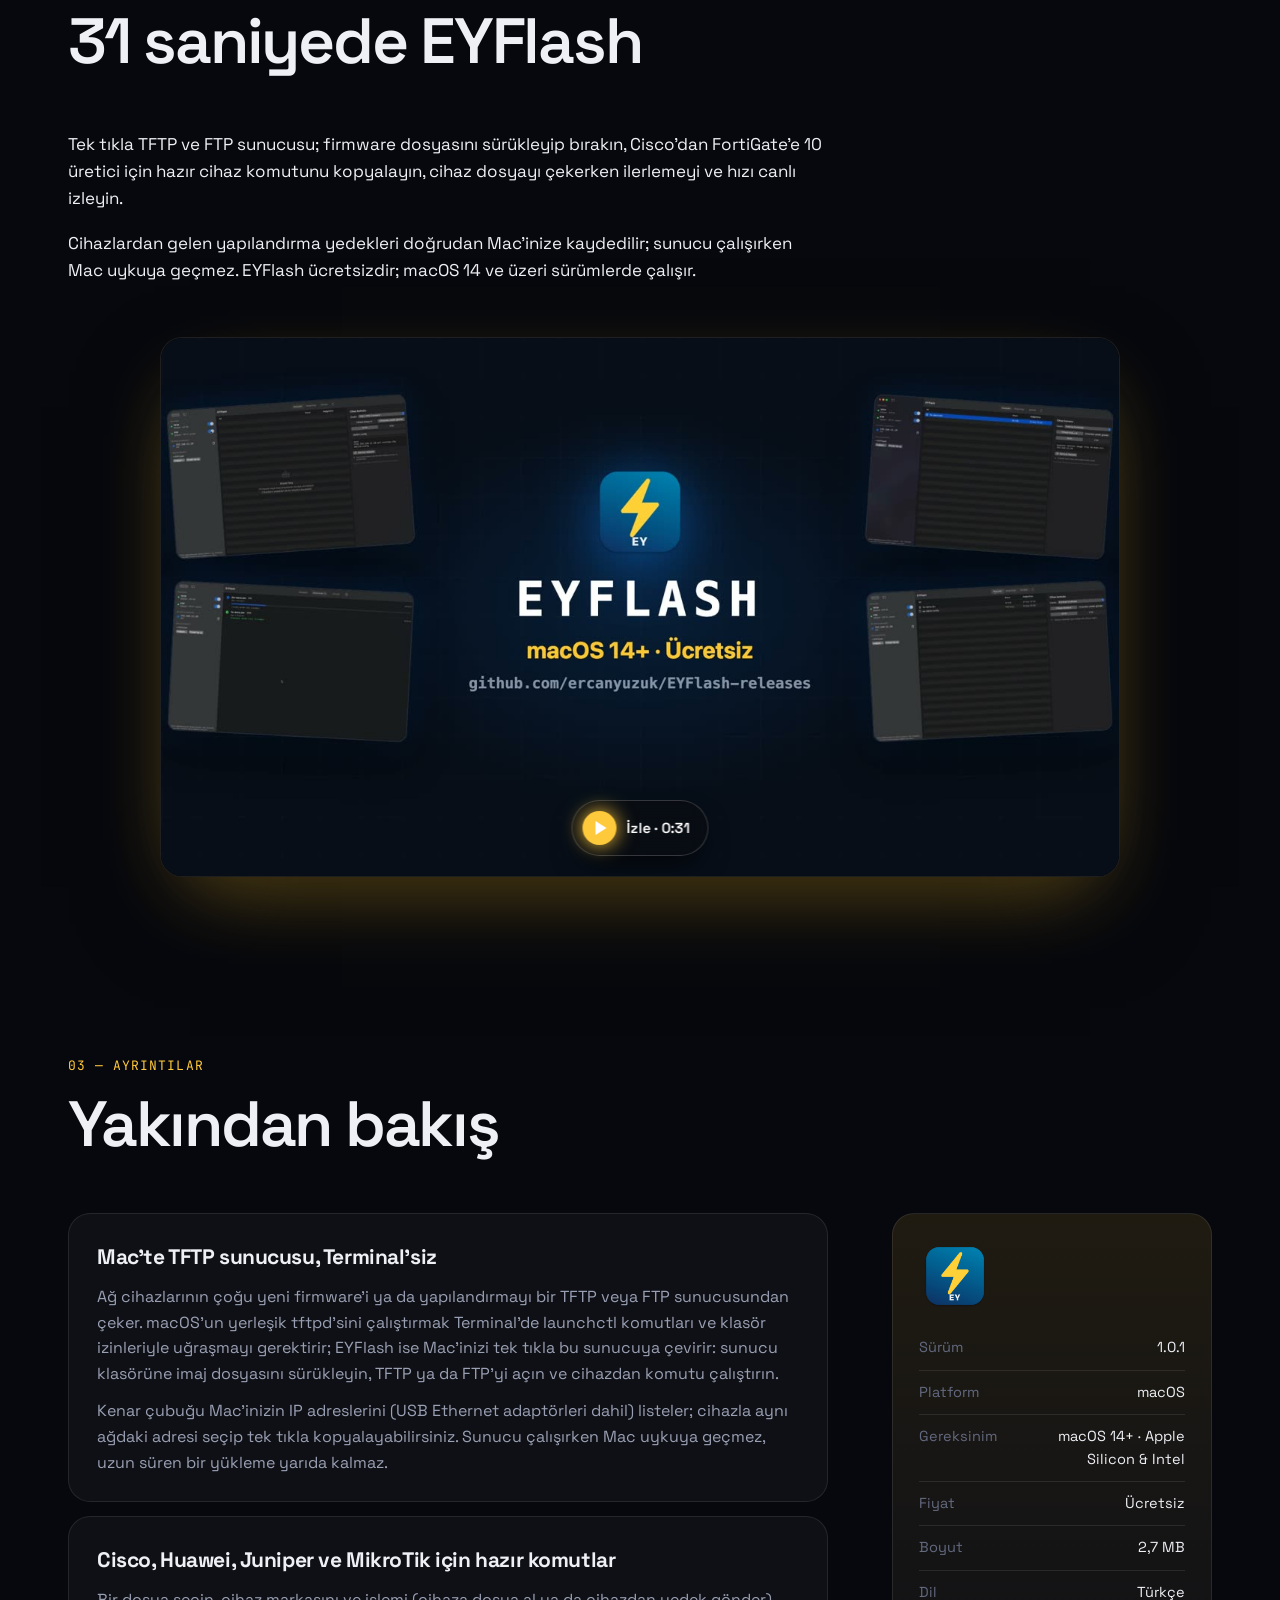
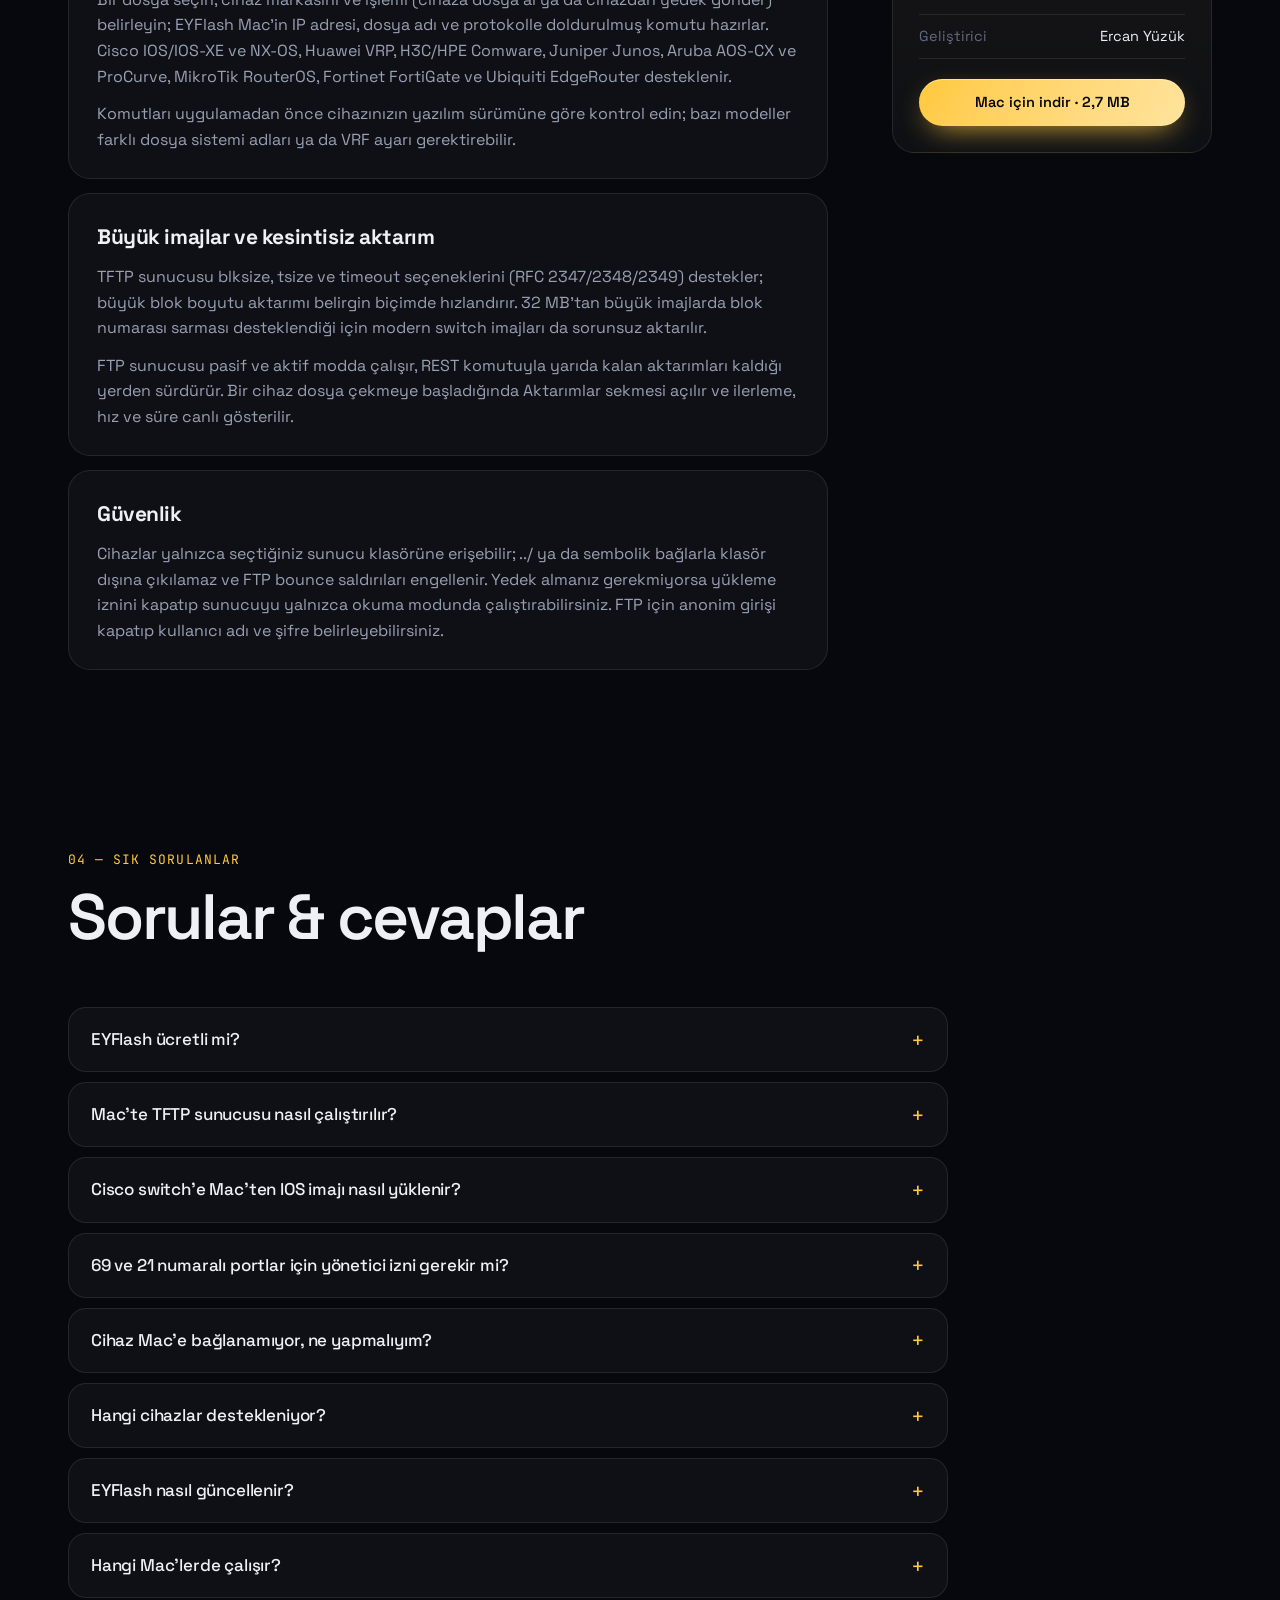
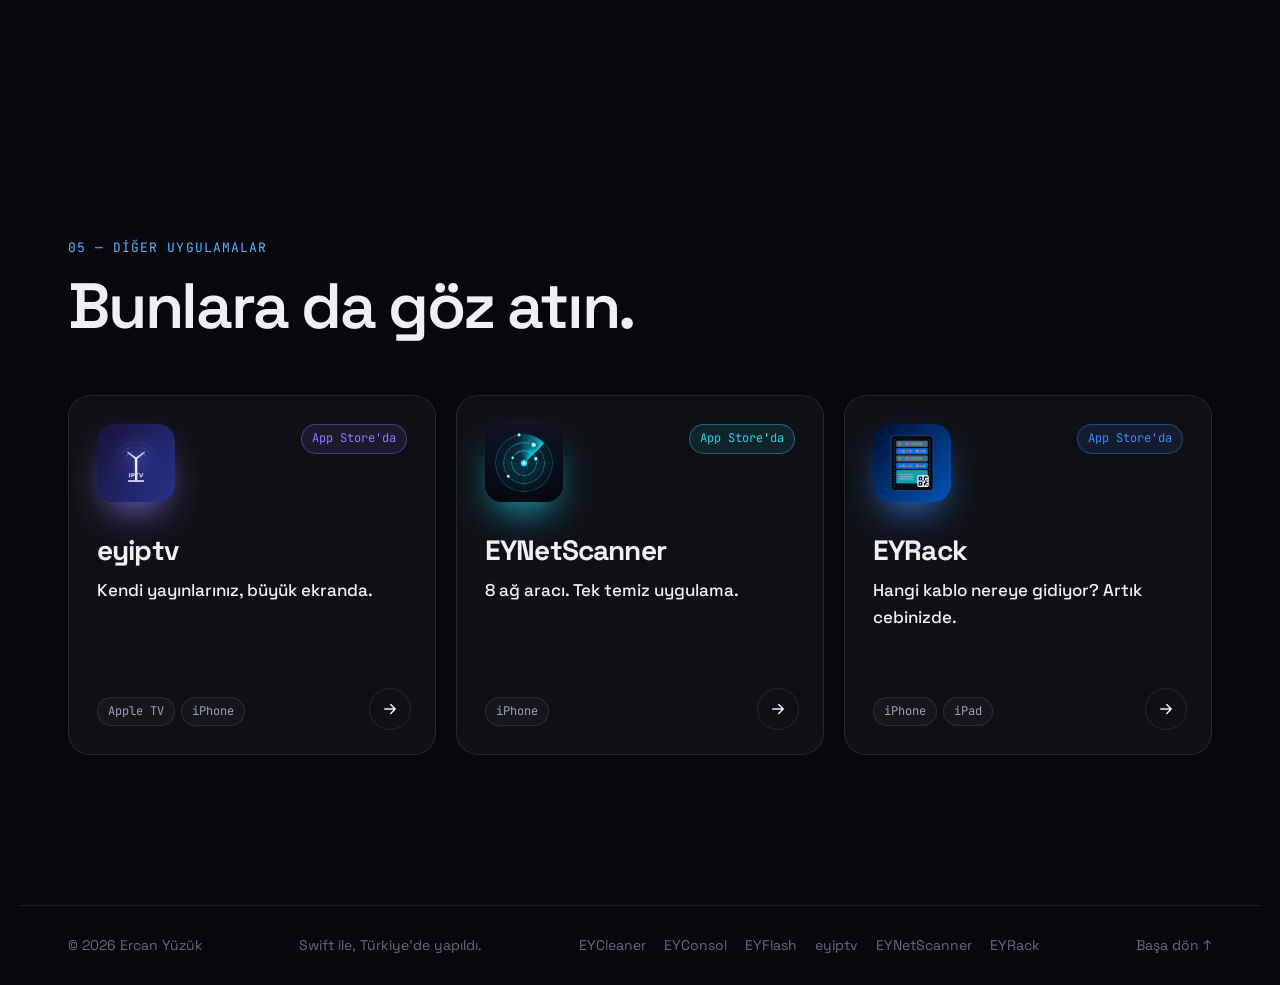
<file: eyflash/index.html>
<!doctype html>
<html lang="tr">
<head>
  <meta charset="utf-8">
  <meta name="viewport" content="width=device-width, initial-scale=1">
  <title>EYFlash — Mac için ücretsiz TFTP server ve FTP sunucusu | EY Apps</title>
  <meta name="description" content="Mac için ücretsiz TFTP ve FTP sunucusu. Cisco, Huawei, Juniper, MikroTik ve FortiGate cihazlara firmware yükleyin, config yedeği alın; komutlar hazır.">
  <meta name="author" content="Ercan Yüzük">
  <meta name="robots" content="index, follow, max-image-preview:large">
  <meta name="theme-color" content="#07080d">
  <link rel="canonical" href="https://apps.ercanyuzuk.com/eyflash/">
  <link rel="icon" type="image/svg+xml" href="/assets/favicon.svg">
  <link rel="apple-touch-icon" href="/assets/favicon.png">
  <link rel="sitemap" type="application/xml" href="/sitemap.xml">

  <meta property="og:type" content="website">
  <meta property="og:site_name" content="EY Apps">
  <meta property="og:locale" content="tr_TR">
  <meta property="og:title" content="EYFlash — Mac için ücretsiz TFTP server ve FTP sunucusu | EY Apps">
  <meta property="og:description" content="Mac için ücretsiz TFTP ve FTP sunucusu. Cisco, Huawei, Juniper, MikroTik ve FortiGate cihazlara firmware yükleyin, config yedeği alın; komutlar hazır.">
  <meta property="og:url" content="https://apps.ercanyuzuk.com/eyflash/">
  <meta property="og:image" content="https://apps.ercanyuzuk.com/assets/icons/eyflash.png">
  <meta name="twitter:card" content="summary">
  <meta name="twitter:title" content="EYFlash — Mac için ücretsiz TFTP server ve FTP sunucusu | EY Apps">
  <meta name="twitter:description" content="Mac için ücretsiz TFTP ve FTP sunucusu. Cisco, Huawei, Juniper, MikroTik ve FortiGate cihazlara firmware yükleyin, config yedeği alın; komutlar hazır.">
  <meta name="twitter:image" content="https://apps.ercanyuzuk.com/assets/icons/eyflash.png">

  <link rel="preconnect" href="https://fonts.googleapis.com">
  <link rel="preconnect" href="https://fonts.gstatic.com" crossorigin>
  <link href="https://fonts.googleapis.com/css2?family=JetBrains+Mono:wght@400;600&family=Space+Grotesk:wght@400;500;600;700&display=swap" rel="stylesheet">
  <link rel="stylesheet" href="/css/style.css">
  <script type="application/ld+json">{"@context":"https://schema.org","@type":"SoftwareApplication","name":"EYFlash","alternateName":"EYFlash TFTP Server","description":"Router, switch ve firewall güncellemeleri için macOS TFTP + FTP sunucusu. Cihaz firmware'i Mac'ten çeker ya da yapılandırma yedeğini Mac'e gönderir; doğru komutu EYFlash hazırlar.","url":"https://apps.ercanyuzuk.com/eyflash/","image":"https://apps.ercanyuzuk.com/assets/icons/eyflash.png","applicationCategory":"UtilitiesApplication","operatingSystem":"macOS 14","softwareVersion":"1.0.1","inLanguage":"tr","author":{"@type":"Person","name":"Ercan Yüzük","url":"https://www.ercanyuzuk.com"},"offers":{"@type":"Offer","price":"0","priceCurrency":"USD"},"downloadUrl":"https://github.com/ercanyuzuk/EYFlash-releases/releases/download/v1.0.1/EYFlash.dmg","fileSize":"2.7 MB","keywords":"mac tftp server, macOS TFTP sunucusu, mac ftp server, tftp server macos, firmware yükleme, cisco ios upgrade tftp, switch config yedeği, copy tftp flash","releaseNotes":"https://github.com/ercanyuzuk/EYFlash-releases/releases/tag/v1.0.1","dateModified":"2026-10-27","softwareRequirements":"macOS 14+, Apple Silicon & Intel","featureList":["TFTP sunucusu","FTP sunucusu","Cihaz komutları","Yedek alma","Canlı aktarımlar","Güvenli varsayılanlar"]}</script>
  <script type="application/ld+json">{"@context":"https://schema.org","@type":"VideoObject","name":"EYFlash tanıtım videosu","description":"Tek tıkla TFTP ve FTP sunucusu; firmware dosyasını sürükleyip bırakın, Cisco'dan FortiGate'e 10 üretici için hazır cihaz komutunu kopyalayın, cihaz dosyayı çekerken ilerlemeyi ve hızı canlı izleyin.","thumbnailUrl":"https://apps.ercanyuzuk.com/assets/video/eyflash-tanitim.jpg","contentUrl":"https://apps.ercanyuzuk.com/assets/video/eyflash-tanitim.mp4","uploadDate":"2026-11-10","duration":"PT31S","inLanguage":"tr"}</script>
  <script type="application/ld+json">{"@context":"https://schema.org","@type":"BreadcrumbList","itemListElement":[{"@type":"ListItem","position":1,"name":"EY Apps","item":"https://apps.ercanyuzuk.com/"},{"@type":"ListItem","position":2,"name":"EYFlash","item":"https://apps.ercanyuzuk.com/eyflash/"}]}</script>
  <script type="application/ld+json">{"@context":"https://schema.org","@type":"FAQPage","mainEntity":[{"@type":"Question","name":"EYFlash ücretli mi?","acceptedAnswer":{"@type":"Answer","text":"Hayır. EYFlash ücretsizdir; reklam, hesap ya da abonelik yoktur."}},{"@type":"Question","name":"Mac'te TFTP sunucusu nasıl çalıştırılır?","acceptedAnswer":{"@type":"Answer","text":"EYFlash'ı açın, sunucu klasörü olarak bir klasör seçin (varsayılan ~/EYFlash) ve kenar çubuğundan TFTP'yi açın. Firmware dosyasını klasöre sürükleyin; cihaz, kenar çubuğunda görünen Mac IP adresinden dosyayı çekebilir. Terminal komutu ya da yönetici şifresi gerekmez."}},{"@type":"Question","name":"Cisco switch'e Mac'ten IOS imajı nasıl yüklenir?","acceptedAnswer":{"@type":"Answer","text":"İmaj dosyasını EYFlash'ın sunucu klasörüne koyun, TFTP'yi açın ve dosyayı seçip cihaz olarak Cisco IOS / IOS-XE'yi işaretleyin. EYFlash, Mac'in IP adresiyle doldurulmuş copy tftp://\u003cMac IP>/\u003cimaj> flash: ve verify /md5 komutlarını hazırlar; bunları switch'in konsolunda çalıştırmanız yeterlidir."}},{"@type":"Question","name":"69 ve 21 numaralı portlar için yönetici izni gerekir mi?","acceptedAnswer":{"@type":"Answer","text":"Hayır. macOS'ta 69 (TFTP) ve 21 (FTP) portlarını açmak için root ya da sudo gerekmez."}},{"@type":"Question","name":"Cihaz Mac'e bağlanamıyor, ne yapmalıyım?","acceptedAnswer":{"@type":"Answer","text":"Önce cihazla Mac'in aynı ağda olduğunu ve komutta doğru IP adresinin kullanıldığını kontrol edin. macOS Güvenlik Duvarı açıksa Sistem Ayarları → Ağ → Güvenlik Duvarı'nda EYFlash'a gelen bağlantı izni verin."}},{"@type":"Question","name":"Hangi cihazlar destekleniyor?","acceptedAnswer":{"@type":"Answer","text":"TFTP ya da FTP istemcisi olan her cihaz EYFlash'tan dosya çekebilir. Cisco, Huawei, H3C, Juniper, Aruba, MikroTik, FortiGate ve EdgeRouter için hazır komutlar uygulamada; diğer cihazlar için genel URL biçimi verilir."}},{"@type":"Question","name":"EYFlash nasıl güncellenir?","acceptedAnswer":{"@type":"Answer","text":"EYFlash açılışta yeni sürümü denetler; yeni sürüm varsa sürüm notlarını gösterir ve tek tıkla kurar. Elle denetlemek için EYFlash menüsünden Güncellemeleri Denetle…'yi seçin."}},{"@type":"Question","name":"Hangi Mac'lerde çalışır?","acceptedAnswer":{"@type":"Answer","text":"macOS 14 Sonoma ve sonrasını çalıştıran tüm Apple Silicon ve Intel Mac'lerde çalışır (universal uygulama)."}}]}</script>
</head>
<body>
  <canvas id="bg" aria-hidden="true"></canvas>
  <div class="cursor-glow" aria-hidden="true"></div>
  <div class="grain" aria-hidden="true"></div>

  <header class="nav" id="nav">
    <a href="/" class="brand" aria-label="EY Apps ana sayfa">
      <span class="brand-mark">EY</span><span class="brand-text">apps</span>
    </a>
    <nav class="nav-links" aria-label="Uygulamalar">
      <a href="/eycleaner/">EYCleaner</a>
      <a href="/eyconsol/">EYConsol</a>
      <a href="/eyflash/" class="active" aria-current="page">EYFlash</a>
      <a href="/eyiptv/">eyiptv</a>
      <a href="/eynetscanner/">EYNetScanner</a>
      <a href="/eyrack/">EYRack</a>
    </nav>
    <a class="nav-cta" href="/#iletisim">İletişim</a>
  </header>

  <main id="top" class="app-page">
    <section class="app" style="--a:#ffc93c;--a2:#3b9ee8">
      <div class="app-bg" aria-hidden="true"></div>
      <nav class="crumbs reveal" aria-label="Konum"><a href="/">EY Apps</a><span>/</span><a href="/#uygulamalar">Uygulamalar</a><span>/</span><span aria-current="page">EYFlash</span></nav>
      <div class="app-grid">
        <div class="app-copy">
          <div class="app-head reveal">
            <img src="/assets/icons/eyflash.png" alt="EYFlash uygulama simgesi" width="64" height="64">
            <div><div class="num">03 / 06 · macOS</div><h1>EYFlash</h1></div>
          </div>
          <p class="lead reveal">Firmware güncellemesi için Mac&#39;inizi TFTP ve FTP sunucusu yapın.</p>
          <p class="summary reveal">Router, switch ve firewall güncellemeleri için macOS TFTP + FTP sunucusu. Cihaz firmware&#39;i Mac&#39;ten çeker ya da yapılandırma yedeğini Mac&#39;e gönderir; doğru komutu EYFlash hazırlar.</p>
          <div class="meta reveal"><span class="chip">macOS</span><span class="chip">v1.0.1</span><span class="chip">macOS 14+</span><span class="chip">Apple Silicon &amp; Intel</span><span class="chip">Ücretsiz</span></div>
          <div class="dl-info reveal"><span>✓ Apple tarafından onaylanmış (notarized) Developer ID imzalı. DMG'yi açıp uygulamayı Applications klasörüne sürükleyin; sonraki sürümleri uygulama kendisi bulup kurar. <a href="https://github.com/ercanyuzuk/EYFlash-releases/releases" target="_blank" rel="noopener">Tüm sürümler</a></span><code title="SHA-256">SHA-256 7c3f67246ae01d93…<button type="button" data-copy="7c3f67246ae01d93ec6e59a439f05734511a50fa35d18c4a2dae01d11f4353cf">Kopyala</button></code></div>
          <div class="actions reveal">
            <a class="btn btn-primary magnetic" href="https://github.com/ercanyuzuk/EYFlash-releases/releases/download/v1.0.1/EYFlash.dmg"><span>Mac için indir · 2,7 MB</span></a>
            <a class="btn btn-ghost magnetic" href="https://github.com/ercanyuzuk/EYFlash-releases/releases/tag/v1.0.1" target="_blank" rel="noopener"><span>Sürüm notları</span></a>
            <a class="btn btn-ghost magnetic" href="mailto:ercanyuzuk@gmail.com?subject=EYFlash"><span>Destek</span></a>
          </div>
          
        </div>
        
      <div class="visual reveal" style="--d:.1s" aria-hidden="true">
        <div class="window flash tilt-soft" data-flash>
          <div class="win-bar"><i></i><i></i><i></i><div class="win-tabs"><span>Dosyalar</span><span class="on">Aktarımlar (1)</span><span>Günlük</span></div></div>
          <div class="fl-body">
            <div class="fl-side">
              <small>Sunucular</small>
              <div class="fl-srv"><b></b><span>TFTP<em>Çalışıyor · UDP 69</em></span><i></i></div>
              <div class="fl-srv"><b></b><span>FTP<em>Çalışıyor · TCP 21</em></span><i></i></div>
              <small>Bu Mac'in adresleri</small>
              <div class="fl-ip on"><span>192.168.1.10<em>en7 · USB LAN</em></span></div>
              <div class="fl-ip"><span>10.0.0.24<em>en0 · Wi-Fi</em></span></div>
              <small>Sunucu klasörü</small>
              <code>~/EYFlash</code>
            </div>
            <div class="fl-main">
              <div class="fl-tr">
                <span class="fl-arrow">↑</span>
                <div><div class="fl-h"><b>cat9k_iosxe.17.09.05.SPA.bin</b><em>TFTP</em></div><small>Mac → 192.168.1.2</small><i class="fl-bar"></i><small class="fl-st" data-flash-st>452 MB / 1,2 GB · %37 · 11,8 MB/sn</small></div>
              </div>
              <div class="fl-tr done">
                <span class="fl-arrow">↓</span>
                <div><div class="fl-h"><b>sw-core-01.cfg</b><em>FTP</em></div><small>192.168.1.3 → Mac</small><small class="fl-st">Tamamlandı · 18 KB · 0,2 sn</small></div>
              </div>
              <div class="fl-cmd">
                <small>Cihaz komutu · Cisco IOS / IOS-XE</small>
                <code><span>copy tftp://192.168.1.10/cat9k_iosxe.17.09.05.SPA.bin flash:cat9k_iosxe.17.09.05.SPA.bin</span><span>verify /md5 flash:cat9k_iosxe.17.09.05.SPA.bin</span></code>
              </div>
            </div>
          </div>
          <div class="win-status"><span><b>●</b> TFTP ve FTP çalışıyor</span><span>Mac uykuya geçmeyecek</span></div>
        </div>
        <div class="float-key k1"><em>⌘C</em>Komutu kopyala</div>
        <div class="float-key k2"><em>⇣</em>Sürükle-bırak ile dosya ekle</div>
      </div>
      </div>
    </section>

    <section class="section app-section" style="--a:#ffc93c" aria-labelledby="ozellikler">
      <div class="section-head reveal">
        <p class="kicker">01 — Özellikler</p>
        <h2 id="ozellikler">EYFlash neler yapar?</h2>
      </div>
      <div class="features">
        <div class="feature reveal" style="--d:0s"><h3>TFTP sunucusu</h3><p>RFC 1350; blksize, tsize ve timeout seçenekleri. 32 MB üstü imajlar için blok numarası sarması.</p></div>
        <div class="feature reveal" style="--d:0.07s"><h3>FTP sunucusu</h3><p>Pasif ve aktif mod, REST ile kaldığı yerden devam, anonim ya da kullanıcı/şifre ile giriş.</p></div>
        <div class="feature reveal" style="--d:0.14s"><h3>Cihaz komutları</h3><p>Cisco, Huawei, H3C, Juniper, Aruba, MikroTik, FortiGate ve EdgeRouter için hazır komut; tek tıkla kopyalayın.</p></div>
        <div class="feature reveal" style="--d:0s"><h3>Yedek alma</h3><p>Cihaz yapılandırmasını TFTP ya da FTP ile Mac&#39;e gönderir; yedekler sunucu klasörüne kaydedilir.</p></div>
        <div class="feature reveal" style="--d:0.07s"><h3>Canlı aktarımlar</h3><p>Her aktarımın ilerlemesi, hızı ve süresi; sunucu olayları için ayrıntılı günlük.</p></div>
        <div class="feature reveal" style="--d:0.14s"><h3>Güvenli varsayılanlar</h3><p>Sunucu klasörü dışına çıkılamaz, FTP bounce engellenir, istenirse yalnızca okuma modu.</p></div>
      </div>
    </section>

    <section class="section app-section showcase wide" style="--a:#ffc93c;--a2:#3b9ee8" aria-labelledby="vitrin">
      <div class="app-grid">
        <div class="app-copy">
          <div class="section-head reveal">
            <p class="kicker">02 — Tanıtım</p>
            <h2 id="vitrin">31 saniyede EYFlash</h2>
          </div>
          <p class="summary reveal">Tek tıkla TFTP ve FTP sunucusu; firmware dosyasını sürükleyip bırakın, Cisco&#39;dan FortiGate&#39;e 10 üretici için hazır cihaz komutunu kopyalayın, cihaz dosyayı çekerken ilerlemeyi ve hızı canlı izleyin.</p>
          <p class="summary reveal">Cihazlardan gelen yapılandırma yedekleri doğrudan Mac&#39;inize kaydedilir; sunucu çalışırken Mac uykuya geçmez. EYFlash ücretsizdir; macOS 14 ve üzeri sürümlerde çalışır.</p>
        </div>
        
      <div class="visual reveal video-visual" style="--d:.1s">
        <div class="video-frame" data-video style="--ar:16 / 9;--vw:960px">
          <button type="button" class="video-play" aria-label="Videoyu oynat"><span></span>İzle · 0:31</button>
          <video controls playsinline preload="none" poster="/assets/video/eyflash-tanitim.jpg" title="EYFlash tanıtım videosu">
            <source src="/assets/video/eyflash-tanitim.mp4" type="video/mp4">
          </video>
        </div>
      </div>
      </div>
    </section>

    <section class="section app-section" style="--a:#ffc93c" aria-labelledby="ayrintilar">
      <div class="section-head reveal">
        <p class="kicker">03 — Ayrıntılar</p>
        <h2 id="ayrintilar">Yakından bakış</h2>
      </div>
      <div class="about-grid">
        <div class="about">
          <article class="about-block reveal"><h3>Mac&#39;te TFTP sunucusu, Terminal&#39;siz</h3><p>Ağ cihazlarının çoğu yeni firmware&#39;i ya da yapılandırmayı bir TFTP veya FTP sunucusundan çeker. macOS&#39;un yerleşik tftpd&#39;sini çalıştırmak Terminal&#39;de launchctl komutları ve klasör izinleriyle uğraşmayı gerektirir; EYFlash ise Mac&#39;inizi tek tıkla bu sunucuya çevirir: sunucu klasörüne imaj dosyasını sürükleyin, TFTP ya da FTP&#39;yi açın ve cihazdan komutu çalıştırın.</p><p>Kenar çubuğu Mac&#39;inizin IP adreslerini (USB Ethernet adaptörleri dahil) listeler; cihazla aynı ağdaki adresi seçip tek tıkla kopyalayabilirsiniz. Sunucu çalışırken Mac uykuya geçmez, uzun süren bir yükleme yarıda kalmaz.</p></article>
          <article class="about-block reveal"><h3>Cisco, Huawei, Juniper ve MikroTik için hazır komutlar</h3><p>Bir dosya seçin, cihaz markasını ve işlemi (cihaza dosya al ya da cihazdan yedek gönder) belirleyin; EYFlash Mac&#39;in IP adresi, dosya adı ve protokolle doldurulmuş komutu hazırlar. Cisco IOS/IOS-XE ve NX-OS, Huawei VRP, H3C/HPE Comware, Juniper Junos, Aruba AOS-CX ve ProCurve, MikroTik RouterOS, Fortinet FortiGate ve Ubiquiti EdgeRouter desteklenir.</p><p>Komutları uygulamadan önce cihazınızın yazılım sürümüne göre kontrol edin; bazı modeller farklı dosya sistemi adları ya da VRF ayarı gerektirebilir.</p></article>
          <article class="about-block reveal"><h3>Büyük imajlar ve kesintisiz aktarım</h3><p>TFTP sunucusu blksize, tsize ve timeout seçeneklerini (RFC 2347/2348/2349) destekler; büyük blok boyutu aktarımı belirgin biçimde hızlandırır. 32 MB&#39;tan büyük imajlarda blok numarası sarması desteklendiği için modern switch imajları da sorunsuz aktarılır.</p><p>FTP sunucusu pasif ve aktif modda çalışır, REST komutuyla yarıda kalan aktarımları kaldığı yerden sürdürür. Bir cihaz dosya çekmeye başladığında Aktarımlar sekmesi açılır ve ilerleme, hız ve süre canlı gösterilir.</p></article>
          <article class="about-block reveal"><h3>Güvenlik</h3><p>Cihazlar yalnızca seçtiğiniz sunucu klasörüne erişebilir; ../ ya da sembolik bağlarla klasör dışına çıkılamaz ve FTP bounce saldırıları engellenir. Yedek almanız gerekmiyorsa yükleme iznini kapatıp sunucuyu yalnızca okuma modunda çalıştırabilirsiniz. FTP için anonim girişi kapatıp kullanıcı adı ve şifre belirleyebilirsiniz.</p></article>
        </div>
        <aside class="specs reveal" aria-label="Teknik bilgiler">
          <img src="/assets/icons/eyflash.png" alt="" width="72" height="72" loading="lazy">
          <dl>
            <div><dt>Sürüm</dt><dd>1.0.1</dd></div>
            <div><dt>Platform</dt><dd>macOS</dd></div>
            <div><dt>Gereksinim</dt><dd>macOS 14+ · Apple Silicon &amp; Intel</dd></div>
            <div><dt>Fiyat</dt><dd>Ücretsiz</dd></div>
            <div><dt>Boyut</dt><dd>2,7 MB</dd></div>
            <div><dt>Dil</dt><dd>Türkçe</dd></div>
            <div><dt>Geliştirici</dt><dd>Ercan Yüzük</dd></div>
          </dl>
          <div class="specs-actions"><a class="btn btn-primary magnetic" href="https://github.com/ercanyuzuk/EYFlash-releases/releases/download/v1.0.1/EYFlash.dmg"><span>Mac için indir · 2,7 MB</span></a></div>
        </aside>
      </div>
    </section>

    <section class="section app-section" style="--a:#ffc93c" aria-labelledby="sss">
      <div class="section-head reveal">
        <p class="kicker">04 — Sık sorulanlar</p>
        <h2 id="sss">Sorular &amp; cevaplar</h2>
      </div>
      <div class="faq">
        <details class="reveal"><summary><h3>EYFlash ücretli mi?</h3></summary><p>Hayır. EYFlash ücretsizdir; reklam, hesap ya da abonelik yoktur.</p></details>
        <details class="reveal"><summary><h3>Mac&#39;te TFTP sunucusu nasıl çalıştırılır?</h3></summary><p>EYFlash&#39;ı açın, sunucu klasörü olarak bir klasör seçin (varsayılan ~/EYFlash) ve kenar çubuğundan TFTP&#39;yi açın. Firmware dosyasını klasöre sürükleyin; cihaz, kenar çubuğunda görünen Mac IP adresinden dosyayı çekebilir. Terminal komutu ya da yönetici şifresi gerekmez.</p></details>
        <details class="reveal"><summary><h3>Cisco switch&#39;e Mac&#39;ten IOS imajı nasıl yüklenir?</h3></summary><p>İmaj dosyasını EYFlash&#39;ın sunucu klasörüne koyun, TFTP&#39;yi açın ve dosyayı seçip cihaz olarak Cisco IOS / IOS-XE&#39;yi işaretleyin. EYFlash, Mac&#39;in IP adresiyle doldurulmuş copy tftp://&lt;Mac IP&gt;/&lt;imaj&gt; flash: ve verify /md5 komutlarını hazırlar; bunları switch&#39;in konsolunda çalıştırmanız yeterlidir.</p></details>
        <details class="reveal"><summary><h3>69 ve 21 numaralı portlar için yönetici izni gerekir mi?</h3></summary><p>Hayır. macOS&#39;ta 69 (TFTP) ve 21 (FTP) portlarını açmak için root ya da sudo gerekmez.</p></details>
        <details class="reveal"><summary><h3>Cihaz Mac&#39;e bağlanamıyor, ne yapmalıyım?</h3></summary><p>Önce cihazla Mac&#39;in aynı ağda olduğunu ve komutta doğru IP adresinin kullanıldığını kontrol edin. macOS Güvenlik Duvarı açıksa Sistem Ayarları → Ağ → Güvenlik Duvarı&#39;nda EYFlash&#39;a gelen bağlantı izni verin.</p></details>
        <details class="reveal"><summary><h3>Hangi cihazlar destekleniyor?</h3></summary><p>TFTP ya da FTP istemcisi olan her cihaz EYFlash&#39;tan dosya çekebilir. Cisco, Huawei, H3C, Juniper, Aruba, MikroTik, FortiGate ve EdgeRouter için hazır komutlar uygulamada; diğer cihazlar için genel URL biçimi verilir.</p></details>
        <details class="reveal"><summary><h3>EYFlash nasıl güncellenir?</h3></summary><p>EYFlash açılışta yeni sürümü denetler; yeni sürüm varsa sürüm notlarını gösterir ve tek tıkla kurar. Elle denetlemek için EYFlash menüsünden Güncellemeleri Denetle…&#39;yi seçin.</p></details>
        <details class="reveal"><summary><h3>Hangi Mac&#39;lerde çalışır?</h3></summary><p>macOS 14 Sonoma ve sonrasını çalıştıran tüm Apple Silicon ve Intel Mac&#39;lerde çalışır (universal uygulama).</p></details>
      </div>
    </section>

    <section class="section" aria-labelledby="diger">
      <div class="section-head reveal">
        <p class="kicker">05 — Diğer uygulamalar</p>
        <h2 id="diger">Bunlara da göz atın.</h2>
      </div>
      <div class="cards cards-3">
        <a class="card reveal tilt" href="/eyiptv/" style="--a:#8b7bff;--d:0s">
          <div class="card-top">
            <img class="card-icon" src="/assets/icons/eyiptv.png" alt="eyiptv simgesi" width="78" height="78" loading="lazy">
            <span class="avail">App Store&#39;da</span>
          </div>
          <h3>eyiptv</h3>
          <p class="tag">Kendi yayınlarınız, büyük ekranda.</p>
          <p class="card-sum">Apple TV ve iPhone için sade, hızlı bir medya oynatıcı. Servis sağlayıcınızın bilgileriyle ya da M3U playlist adresiyle giriş yapın; canlı TV, film ve dizilerinize tek yerden ulaşın.</p>
          <div class="platforms"><span class="chip">Apple TV</span><span class="chip">iPhone</span></div>
          <span class="arrow"><svg viewBox="0 0 24 24" width="18" height="18" aria-hidden="true"><path d="M5 12h14m0 0-6-6m6 6-6 6" fill="none" stroke="currentColor" stroke-width="2" stroke-linecap="round" stroke-linejoin="round"/></svg></span>
        </a>
        <a class="card reveal tilt" href="/eynetscanner/" style="--a:#22d3ee;--d:0.08s">
          <div class="card-top">
            <img class="card-icon" src="/assets/icons/eynetscanner.png" alt="EYNetScanner simgesi" width="78" height="78" loading="lazy">
            <span class="avail">App Store&#39;da</span>
          </div>
          <h3>EYNetScanner</h3>
          <p class="tag">8 ağ aracı. Tek temiz uygulama.</p>
          <p class="card-sum">Ping, port tarama, subnet tarama, DNS, IP bilgisi, traceroute, hız testi ve canlı bağlantı izleme — iPhone&#39;unuzda. Hesap yok, reklam yok, takip yok.</p>
          <div class="platforms"><span class="chip">iPhone</span></div>
          <span class="arrow"><svg viewBox="0 0 24 24" width="18" height="18" aria-hidden="true"><path d="M5 12h14m0 0-6-6m6 6-6 6" fill="none" stroke="currentColor" stroke-width="2" stroke-linecap="round" stroke-linejoin="round"/></svg></span>
        </a>
        <a class="card reveal tilt" href="/eyrack/" style="--a:#3d8bff;--d:0s">
          <div class="card-top">
            <img class="card-icon" src="/assets/icons/eyrack.png" alt="EYRack simgesi" width="78" height="78" loading="lazy">
            <span class="avail">App Store&#39;da</span>
          </div>
          <h3>EYRack</h3>
          <p class="tag">Hangi kablo nereye gidiyor? Artık cebinizde.</p>
          <p class="card-sum">Sistem odası ve kabin dokümantasyonu iPhone ve iPad&#39;de: kabin önden görünümü, port ve kablo eşleştirme, VLAN&#39;lar, QR etiketler, değişiklik geçmişi ve PDF rapor. Excel tablolarına gerek kalmaz.</p>
          <div class="platforms"><span class="chip">iPhone</span><span class="chip">iPad</span></div>
          <span class="arrow"><svg viewBox="0 0 24 24" width="18" height="18" aria-hidden="true"><path d="M5 12h14m0 0-6-6m6 6-6 6" fill="none" stroke="currentColor" stroke-width="2" stroke-linecap="round" stroke-linejoin="round"/></svg></span>
        </a>
      </div>
    </section>
  </main>

  <footer class="footer">
    <span>© <span id="year">2026</span> Ercan Yüzük</span>
    <span class="footer-mid">Swift ile, Türkiye'de yapıldı.</span>
    <nav class="footer-links" aria-label="Uygulamalar"><a href="/eycleaner/">EYCleaner</a><a href="/eyconsol/">EYConsol</a><a href="/eyflash/">EYFlash</a><a href="/eyiptv/">eyiptv</a><a href="/eynetscanner/">EYNetScanner</a><a href="/eyrack/">EYRack</a></nav>
    <a href="#top">Başa dön ↑</a>
  </footer>

  <div class="lightbox" id="lightbox" role="dialog" aria-modal="true" aria-label="Ekran görüntüsü">
    <button class="lb-close" aria-label="Kapat">×</button>
    <button class="lb-nav lb-prev" aria-label="Önceki">‹</button>
    <img alt="">
    <button class="lb-nav lb-next" aria-label="Sonraki">›</button>
  </div>

  <script src="/js/main.js" defer></script>
</body>
</html>
</file>
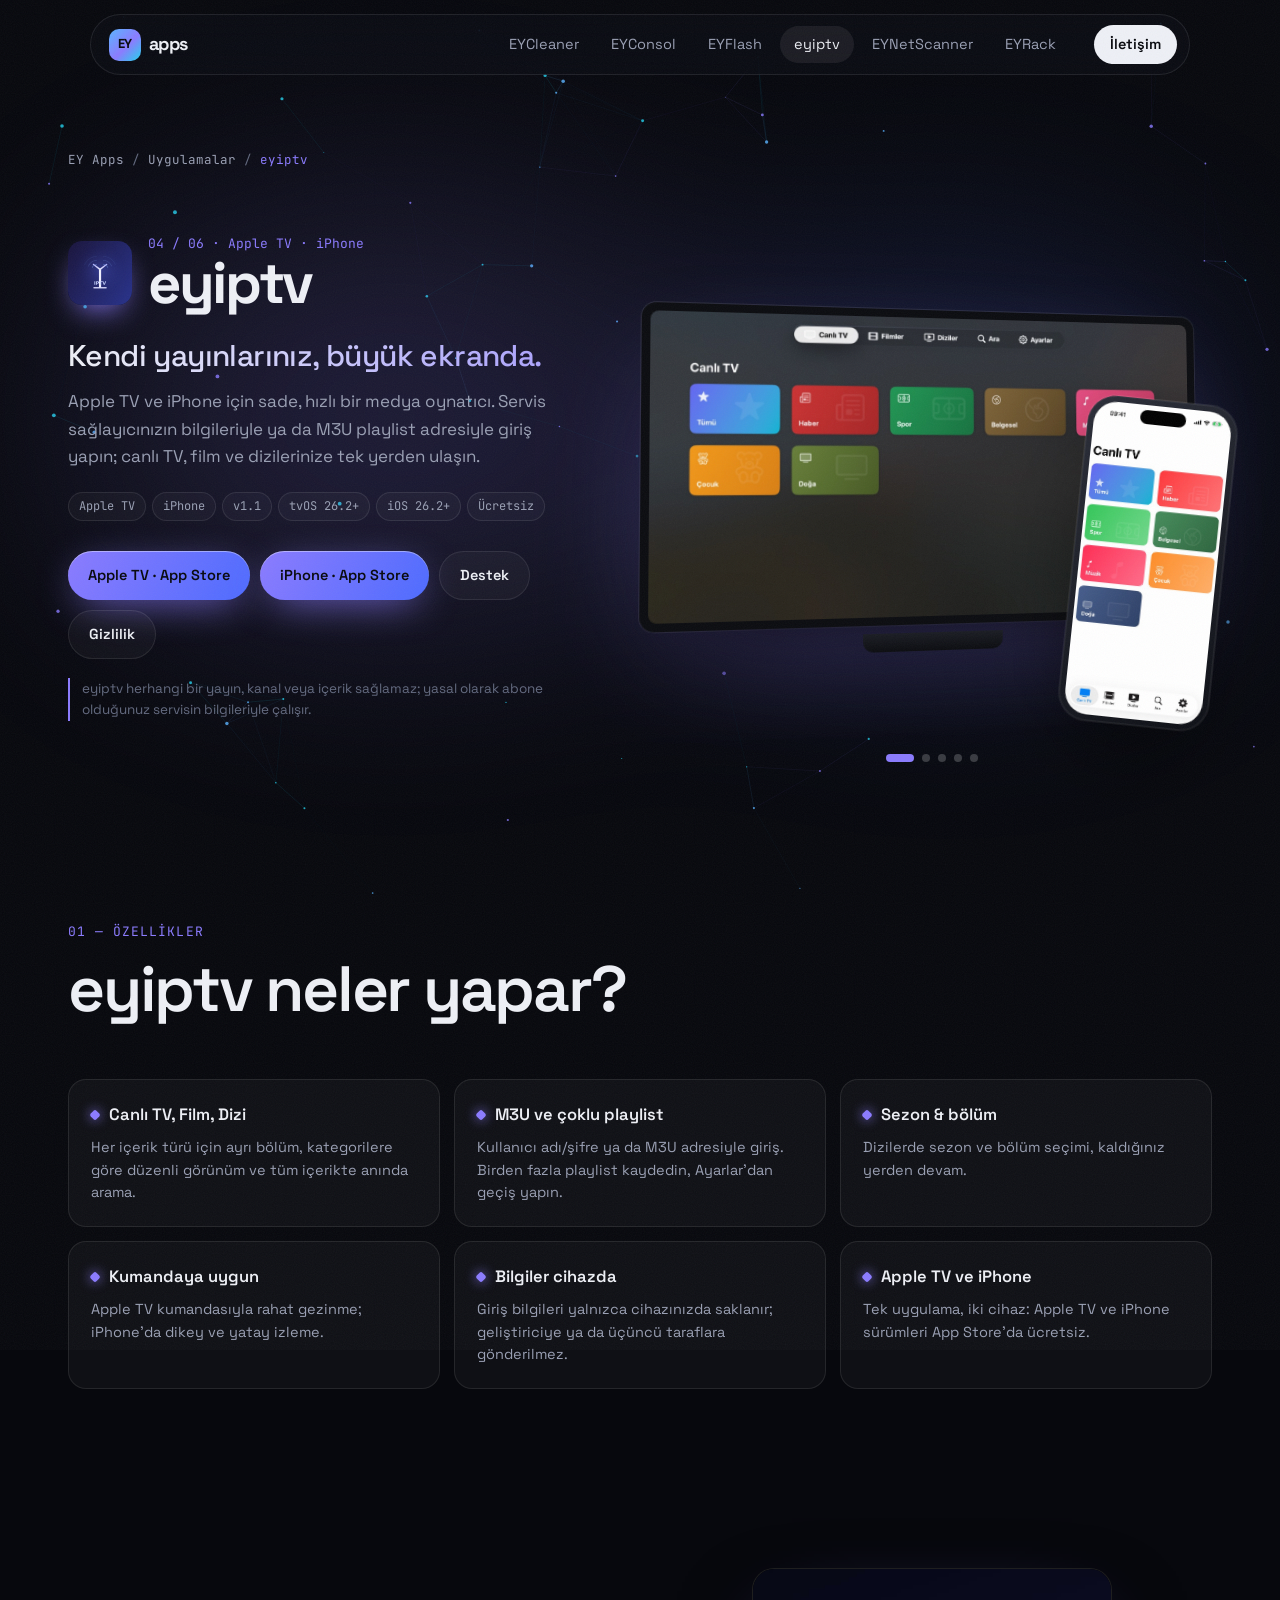
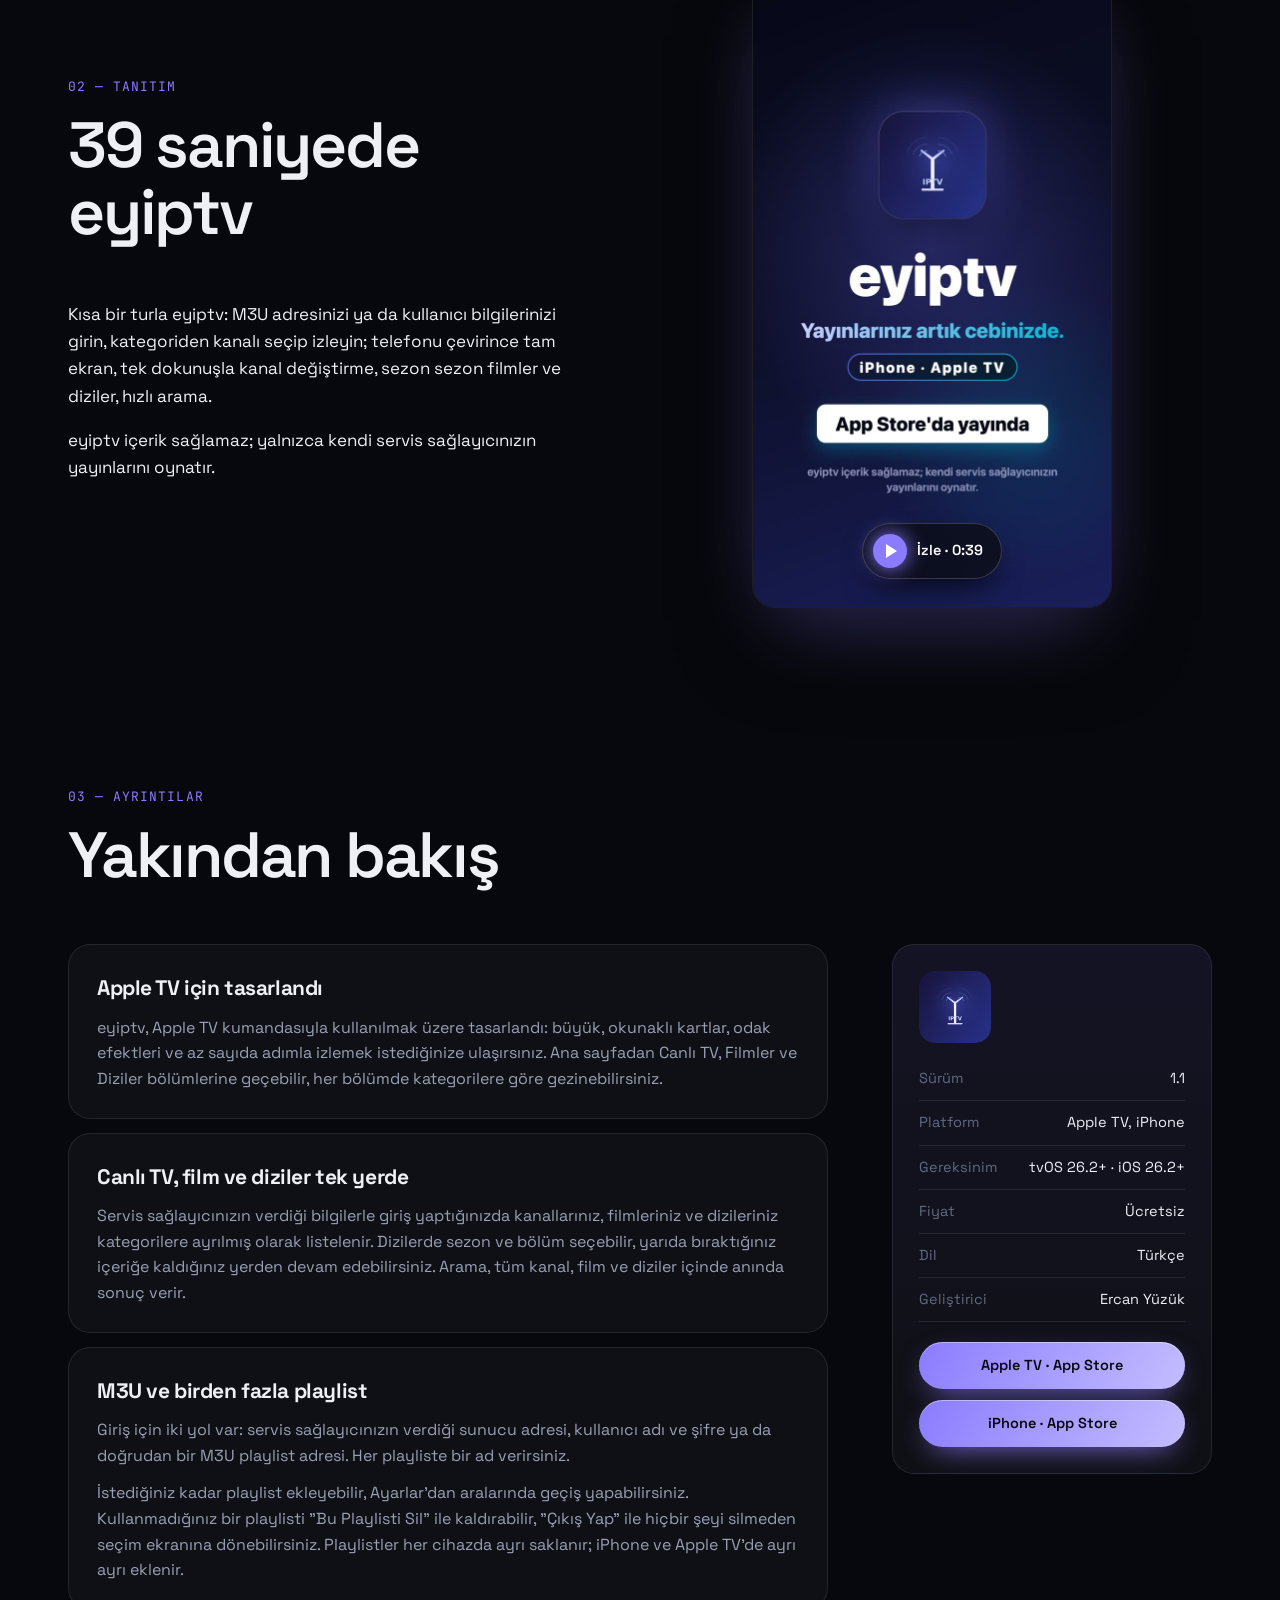
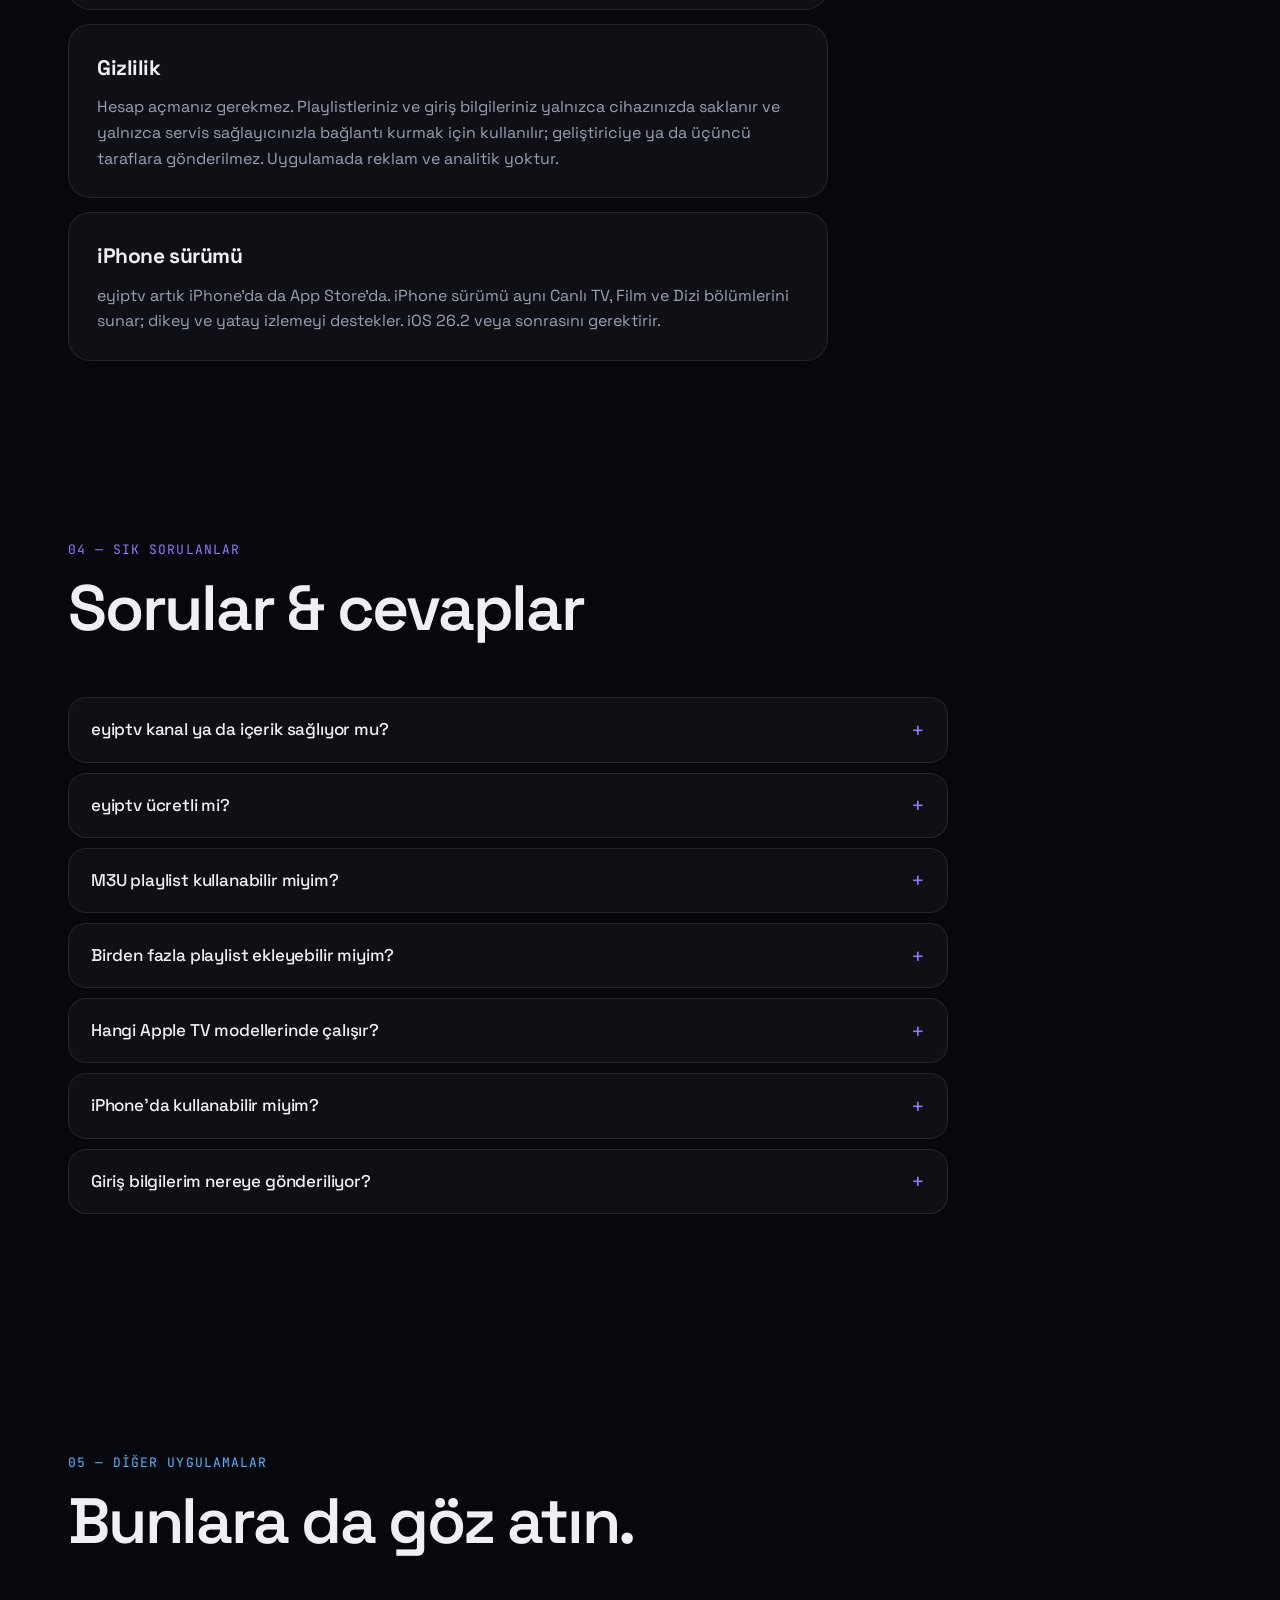
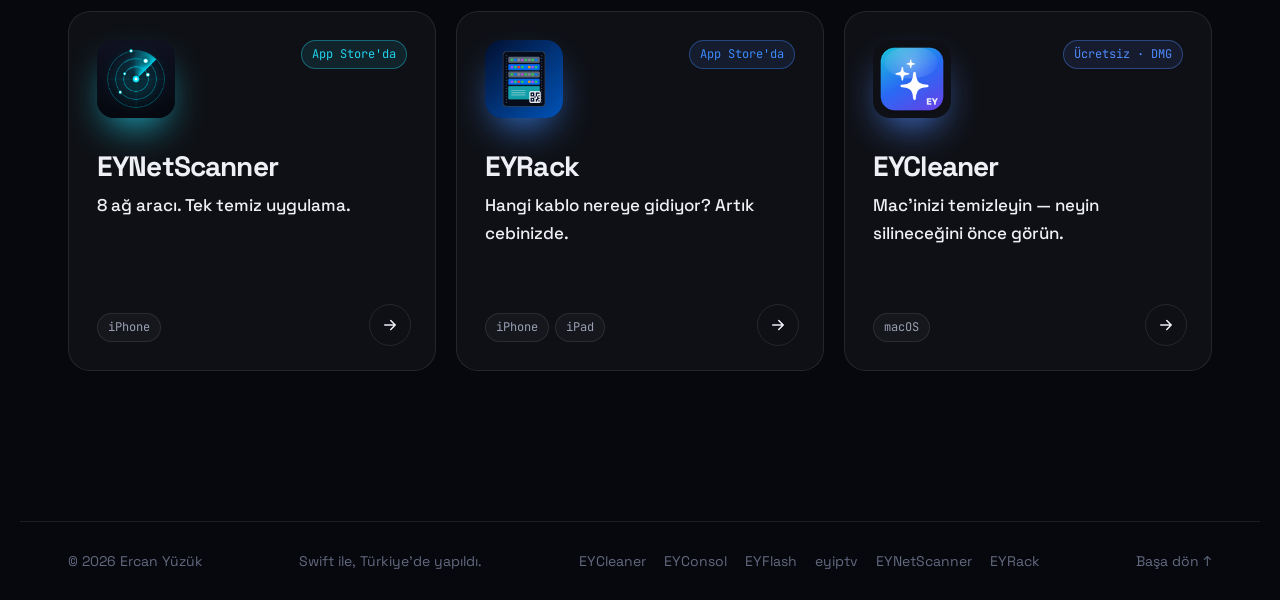
<file: eyiptv/index.html>
<!doctype html>
<html lang="tr">
<head>
  <meta charset="utf-8">
  <meta name="viewport" content="width=device-width, initial-scale=1">
  <title>eyiptv — Apple TV ve iPhone için sade IPTV oynatıcı | EY Apps</title>
  <meta name="description" content="eyiptv: Apple TV ve iPhone için sade IPTV oynatıcı. M3U veya kullanıcı adı/şifre ile giriş, çoklu playlist; canlı TV, film ve diziler tek yerde. Ücretsiz.">
  <meta name="author" content="Ercan Yüzük">
  <meta name="robots" content="index, follow, max-image-preview:large">
  <meta name="theme-color" content="#07080d">
  <link rel="canonical" href="https://apps.ercanyuzuk.com/eyiptv/">
  <link rel="icon" type="image/svg+xml" href="/assets/favicon.svg">
  <link rel="apple-touch-icon" href="/assets/favicon.png">
  <link rel="sitemap" type="application/xml" href="/sitemap.xml">
  <meta name="apple-itunes-app" content="app-id=6820475557">

  <meta property="og:type" content="website">
  <meta property="og:site_name" content="EY Apps">
  <meta property="og:locale" content="tr_TR">
  <meta property="og:title" content="eyiptv — Apple TV ve iPhone için sade IPTV oynatıcı | EY Apps">
  <meta property="og:description" content="eyiptv: Apple TV ve iPhone için sade IPTV oynatıcı. M3U veya kullanıcı adı/şifre ile giriş, çoklu playlist; canlı TV, film ve diziler tek yerde. Ücretsiz.">
  <meta property="og:url" content="https://apps.ercanyuzuk.com/eyiptv/">
  <meta property="og:image" content="https://apps.ercanyuzuk.com/assets/icons/eyiptv.png">
  <meta name="twitter:card" content="summary">
  <meta name="twitter:title" content="eyiptv — Apple TV ve iPhone için sade IPTV oynatıcı | EY Apps">
  <meta name="twitter:description" content="eyiptv: Apple TV ve iPhone için sade IPTV oynatıcı. M3U veya kullanıcı adı/şifre ile giriş, çoklu playlist; canlı TV, film ve diziler tek yerde. Ücretsiz.">
  <meta name="twitter:image" content="https://apps.ercanyuzuk.com/assets/icons/eyiptv.png">

  <link rel="preconnect" href="https://fonts.googleapis.com">
  <link rel="preconnect" href="https://fonts.gstatic.com" crossorigin>
  <link href="https://fonts.googleapis.com/css2?family=JetBrains+Mono:wght@400;600&family=Space+Grotesk:wght@400;500;600;700&display=swap" rel="stylesheet">
  <link rel="stylesheet" href="/css/style.css">
  <script type="application/ld+json">{"@context":"https://schema.org","@type":"MobileApplication","name":"eyiptv","description":"Apple TV ve iPhone için sade, hızlı bir medya oynatıcı. Servis sağlayıcınızın bilgileriyle ya da M3U playlist adresiyle giriş yapın; canlı TV, film ve dizilerinize tek yerden ulaşın.","url":"https://apps.ercanyuzuk.com/eyiptv/","image":"https://apps.ercanyuzuk.com/assets/icons/eyiptv.png","applicationCategory":"EntertainmentApplication","operatingSystem":"tvOS 26.2, iOS 26.2","softwareVersion":"1.1","inLanguage":"tr","author":{"@type":"Person","name":"Ercan Yüzük","url":"https://www.ercanyuzuk.com"},"offers":{"@type":"Offer","price":"0","priceCurrency":"USD"},"installUrl":"https://apps.apple.com/us/app/eyiptv/id6820475557","sameAs":["https://apps.apple.com/us/app/eyiptv/id6820475557","https://apps.apple.com/tr/app/eyiptv/id6820475557?l=tr"],"screenshot":["https://apps.ercanyuzuk.com/assets/shots/eyiptv-tv-1_anasayfa.jpg","https://apps.ercanyuzuk.com/assets/shots/eyiptv-tv-2_canli_tv.jpg","https://apps.ercanyuzuk.com/assets/shots/eyiptv-tv-3_filmler.jpg","https://apps.ercanyuzuk.com/assets/shots/eyiptv-tv-4_dizi_detay.jpg","https://apps.ercanyuzuk.com/assets/shots/eyiptv-tv-5_giris.jpg","https://apps.ercanyuzuk.com/assets/shots/eyiptv-ios-01_live.jpg","https://apps.ercanyuzuk.com/assets/shots/eyiptv-ios-02_vod.jpg","https://apps.ercanyuzuk.com/assets/shots/eyiptv-ios-03_vodList.jpg","https://apps.ercanyuzuk.com/assets/shots/eyiptv-ios-04_series.jpg","https://apps.ercanyuzuk.com/assets/shots/eyiptv-ios-05_seriesDetail.jpg"],"softwareRequirements":"tvOS 26.2+, iOS 26.2+","featureList":["Canlı TV, Film, Dizi","M3U ve çoklu playlist","Sezon & bölüm","Kumandaya uygun","Bilgiler cihazda","Apple TV ve iPhone"]}</script>
  <script type="application/ld+json">{"@context":"https://schema.org","@type":"VideoObject","name":"eyiptv tanıtım videosu","description":"Kısa bir turla eyiptv: M3U adresinizi ya da kullanıcı bilgilerinizi girin, kategoriden kanalı seçip izleyin; telefonu çevirince tam ekran, tek dokunuşla kanal değiştirme, sezon sezon filmler ve diziler, hızlı arama.","thumbnailUrl":"https://apps.ercanyuzuk.com/assets/video/eyiptv-tanitim.jpg","contentUrl":"https://apps.ercanyuzuk.com/assets/video/eyiptv-tanitim.mp4","uploadDate":"2026-11-10","duration":"PT39S","inLanguage":"tr"}</script>
  <script type="application/ld+json">{"@context":"https://schema.org","@type":"BreadcrumbList","itemListElement":[{"@type":"ListItem","position":1,"name":"EY Apps","item":"https://apps.ercanyuzuk.com/"},{"@type":"ListItem","position":2,"name":"eyiptv","item":"https://apps.ercanyuzuk.com/eyiptv/"}]}</script>
  <script type="application/ld+json">{"@context":"https://schema.org","@type":"FAQPage","mainEntity":[{"@type":"Question","name":"eyiptv kanal ya da içerik sağlıyor mu?","acceptedAnswer":{"@type":"Answer","text":"Hayır. eyiptv yalnızca bir oynatıcıdır; herhangi bir yayın, kanal veya içerik sağlamaz. Yasal olarak abone olduğunuz servisin bilgileriyle çalışır."}},{"@type":"Question","name":"eyiptv ücretli mi?","acceptedAnswer":{"@type":"Answer","text":"eyiptv App Store'dan ücretsiz indirilebilir."}},{"@type":"Question","name":"M3U playlist kullanabilir miyim?","acceptedAnswer":{"@type":"Answer","text":"Evet. 1.1 sürümünden itibaren kullanıcı adı ve şifrenin yanı sıra doğrudan M3U playlist adresiyle de giriş yapabilirsiniz."}},{"@type":"Question","name":"Birden fazla playlist ekleyebilir miyim?","acceptedAnswer":{"@type":"Answer","text":"Evet. Ayarlar'daki \"Yeni Playlist Ekle\" ile istediğiniz kadar playlist ekleyip aralarında geçiş yapabilirsiniz. Playlistler her cihazda ayrı saklanır; iPhone ve Apple TV'de ayrı ayrı eklemeniz gerekir."}},{"@type":"Question","name":"Hangi Apple TV modellerinde çalışır?","acceptedAnswer":{"@type":"Answer","text":"tvOS 26.2 veya sonrasını çalıştıran Apple TV HD ve Apple TV 4K modellerinde çalışır."}},{"@type":"Question","name":"iPhone'da kullanabilir miyim?","acceptedAnswer":{"@type":"Answer","text":"Evet. eyiptv iOS 26.2 veya sonrasını çalıştıran iPhone'larda App Store'dan ücretsiz indirilebilir."}},{"@type":"Question","name":"Giriş bilgilerim nereye gönderiliyor?","acceptedAnswer":{"@type":"Answer","text":"Yalnızca cihazınızda saklanır ve sadece servis sağlayıcınıza bağlanmak için kullanılır. Geliştiriciye veya üçüncü taraflara gönderilmez."}}]}</script>
</head>
<body>
  <canvas id="bg" aria-hidden="true"></canvas>
  <div class="cursor-glow" aria-hidden="true"></div>
  <div class="grain" aria-hidden="true"></div>

  <header class="nav" id="nav">
    <a href="/" class="brand" aria-label="EY Apps ana sayfa">
      <span class="brand-mark">EY</span><span class="brand-text">apps</span>
    </a>
    <nav class="nav-links" aria-label="Uygulamalar">
      <a href="/eycleaner/">EYCleaner</a>
      <a href="/eyconsol/">EYConsol</a>
      <a href="/eyflash/">EYFlash</a>
      <a href="/eyiptv/" class="active" aria-current="page">eyiptv</a>
      <a href="/eynetscanner/">EYNetScanner</a>
      <a href="/eyrack/">EYRack</a>
    </nav>
    <a class="nav-cta" href="/#iletisim">İletişim</a>
  </header>

  <main id="top" class="app-page">
    <section class="app" style="--a:#8b7bff;--a2:#4d6bff">
      <div class="app-bg" aria-hidden="true"></div>
      <nav class="crumbs reveal" aria-label="Konum"><a href="/">EY Apps</a><span>/</span><a href="/#uygulamalar">Uygulamalar</a><span>/</span><span aria-current="page">eyiptv</span></nav>
      <div class="app-grid">
        <div class="app-copy">
          <div class="app-head reveal">
            <img src="/assets/icons/eyiptv.png" alt="eyiptv uygulama simgesi" width="64" height="64">
            <div><div class="num">04 / 06 · Apple TV · iPhone</div><h1>eyiptv</h1></div>
          </div>
          <p class="lead reveal">Kendi yayınlarınız, büyük ekranda.</p>
          <p class="summary reveal">Apple TV ve iPhone için sade, hızlı bir medya oynatıcı. Servis sağlayıcınızın bilgileriyle ya da M3U playlist adresiyle giriş yapın; canlı TV, film ve dizilerinize tek yerden ulaşın.</p>
          <div class="meta reveal"><span class="chip">Apple TV</span><span class="chip">iPhone</span><span class="chip">v1.1</span><span class="chip">tvOS 26.2+</span><span class="chip">iOS 26.2+</span><span class="chip">Ücretsiz</span></div>
          
          <div class="actions reveal">
            <a class="btn btn-primary magnetic" href="https://apps.apple.com/us/app/eyiptv/id6820475557" target="_blank" rel="noopener"><span>Apple TV · App Store</span></a>
            <a class="btn btn-primary magnetic" href="https://apps.apple.com/tr/app/eyiptv/id6820475557?l=tr" target="_blank" rel="noopener"><span>iPhone · App Store</span></a>
            <a class="btn btn-ghost magnetic" href="https://www.ercanyuzuk.com/p/eyiptv-destek.html" target="_blank" rel="noopener"><span>Destek</span></a>
            <a class="btn btn-ghost magnetic" href="https://www.ercanyuzuk.com/p/eyiptv-gizlilik.html" target="_blank" rel="noopener"><span>Gizlilik</span></a>
          </div>
          <p class="note reveal">eyiptv herhangi bir yayın, kanal veya içerik sağlamaz; yasal olarak abone olduğunuz servisin bilgileriyle çalışır.</p>
        </div>
        
      <div class="visual reveal carousel" style="--d:.1s">
        <div class="stage tv-stage">
          <div class="tv"><div class="screen" data-slides><img src="/assets/shots/eyiptv-tv-1_anasayfa.jpg" alt="eyiptv Apple TV ekran görüntüsü 1" class="on" fetchpriority="high" decoding="async"><img src="/assets/shots/eyiptv-tv-2_canli_tv.jpg" alt="eyiptv Apple TV ekran görüntüsü 2" loading="lazy" decoding="async"><img src="/assets/shots/eyiptv-tv-3_filmler.jpg" alt="eyiptv Apple TV ekran görüntüsü 3" loading="lazy" decoding="async"><img src="/assets/shots/eyiptv-tv-4_dizi_detay.jpg" alt="eyiptv Apple TV ekran görüntüsü 4" loading="lazy" decoding="async"><img src="/assets/shots/eyiptv-tv-5_giris.jpg" alt="eyiptv Apple TV ekran görüntüsü 5" loading="lazy" decoding="async"></div></div>
          <div class="phone"><div class="screen" data-slides><img src="/assets/shots/eyiptv-ios-01_live.jpg" alt="eyiptv iPhone ekran görüntüsü 1" class="on" fetchpriority="high" decoding="async"><img src="/assets/shots/eyiptv-ios-02_vod.jpg" alt="eyiptv iPhone ekran görüntüsü 2" loading="lazy" decoding="async"><img src="/assets/shots/eyiptv-ios-03_vodList.jpg" alt="eyiptv iPhone ekran görüntüsü 3" loading="lazy" decoding="async"><img src="/assets/shots/eyiptv-ios-04_series.jpg" alt="eyiptv iPhone ekran görüntüsü 4" loading="lazy" decoding="async"><img src="/assets/shots/eyiptv-ios-05_seriesDetail.jpg" alt="eyiptv iPhone ekran görüntüsü 5" loading="lazy" decoding="async"></div></div>
        </div>
        <div class="dots"><button aria-label="Görsel 1" class="on"></button><button aria-label="Görsel 2"></button><button aria-label="Görsel 3"></button><button aria-label="Görsel 4"></button><button aria-label="Görsel 5"></button></div>
      </div>
      </div>
    </section>

    <section class="section app-section" style="--a:#8b7bff" aria-labelledby="ozellikler">
      <div class="section-head reveal">
        <p class="kicker">01 — Özellikler</p>
        <h2 id="ozellikler">eyiptv neler yapar?</h2>
      </div>
      <div class="features">
        <div class="feature reveal" style="--d:0s"><h3>Canlı TV, Film, Dizi</h3><p>Her içerik türü için ayrı bölüm, kategorilere göre düzenli görünüm ve tüm içerikte anında arama.</p></div>
        <div class="feature reveal" style="--d:0.07s"><h3>M3U ve çoklu playlist</h3><p>Kullanıcı adı/şifre ya da M3U adresiyle giriş. Birden fazla playlist kaydedin, Ayarlar&#39;dan geçiş yapın.</p></div>
        <div class="feature reveal" style="--d:0.14s"><h3>Sezon &amp; bölüm</h3><p>Dizilerde sezon ve bölüm seçimi, kaldığınız yerden devam.</p></div>
        <div class="feature reveal" style="--d:0s"><h3>Kumandaya uygun</h3><p>Apple TV kumandasıyla rahat gezinme; iPhone&#39;da dikey ve yatay izleme.</p></div>
        <div class="feature reveal" style="--d:0.07s"><h3>Bilgiler cihazda</h3><p>Giriş bilgileri yalnızca cihazınızda saklanır; geliştiriciye ya da üçüncü taraflara gönderilmez.</p></div>
        <div class="feature reveal" style="--d:0.14s"><h3>Apple TV ve iPhone</h3><p>Tek uygulama, iki cihaz: Apple TV ve iPhone sürümleri App Store&#39;da ücretsiz.</p></div>
      </div>
    </section>

    <section class="section app-section showcase" style="--a:#8b7bff;--a2:#4d6bff" aria-labelledby="vitrin">
      <div class="app-grid">
        <div class="app-copy">
          <div class="section-head reveal">
            <p class="kicker">02 — Tanıtım</p>
            <h2 id="vitrin">39 saniyede eyiptv</h2>
          </div>
          <p class="summary reveal">Kısa bir turla eyiptv: M3U adresinizi ya da kullanıcı bilgilerinizi girin, kategoriden kanalı seçip izleyin; telefonu çevirince tam ekran, tek dokunuşla kanal değiştirme, sezon sezon filmler ve diziler, hızlı arama.</p>
          <p class="summary reveal">eyiptv içerik sağlamaz; yalnızca kendi servis sağlayıcınızın yayınlarını oynatır.</p>
        </div>
        
      <div class="visual reveal video-visual" style="--d:.1s">
        <div class="video-frame" data-video style="--ar:9 / 16;--vw:360px">
          <button type="button" class="video-play" aria-label="Videoyu oynat"><span></span>İzle · 0:39</button>
          <video controls playsinline preload="none" poster="/assets/video/eyiptv-tanitim.jpg" title="eyiptv tanıtım videosu">
            <source src="/assets/video/eyiptv-tanitim.mp4" type="video/mp4">
          </video>
        </div>
      </div>
      </div>
    </section>

    <section class="section app-section" style="--a:#8b7bff" aria-labelledby="ayrintilar">
      <div class="section-head reveal">
        <p class="kicker">03 — Ayrıntılar</p>
        <h2 id="ayrintilar">Yakından bakış</h2>
      </div>
      <div class="about-grid">
        <div class="about">
          <article class="about-block reveal"><h3>Apple TV için tasarlandı</h3><p>eyiptv, Apple TV kumandasıyla kullanılmak üzere tasarlandı: büyük, okunaklı kartlar, odak efektleri ve az sayıda adımla izlemek istediğinize ulaşırsınız. Ana sayfadan Canlı TV, Filmler ve Diziler bölümlerine geçebilir, her bölümde kategorilere göre gezinebilirsiniz.</p></article>
          <article class="about-block reveal"><h3>Canlı TV, film ve diziler tek yerde</h3><p>Servis sağlayıcınızın verdiği bilgilerle giriş yaptığınızda kanallarınız, filmleriniz ve dizileriniz kategorilere ayrılmış olarak listelenir. Dizilerde sezon ve bölüm seçebilir, yarıda bıraktığınız içeriğe kaldığınız yerden devam edebilirsiniz. Arama, tüm kanal, film ve diziler içinde anında sonuç verir.</p></article>
          <article class="about-block reveal"><h3>M3U ve birden fazla playlist</h3><p>Giriş için iki yol var: servis sağlayıcınızın verdiği sunucu adresi, kullanıcı adı ve şifre ya da doğrudan bir M3U playlist adresi. Her playliste bir ad verirsiniz.</p><p>İstediğiniz kadar playlist ekleyebilir, Ayarlar&#39;dan aralarında geçiş yapabilirsiniz. Kullanmadığınız bir playlisti &quot;Bu Playlisti Sil&quot; ile kaldırabilir, &quot;Çıkış Yap&quot; ile hiçbir şeyi silmeden seçim ekranına dönebilirsiniz. Playlistler her cihazda ayrı saklanır; iPhone ve Apple TV&#39;de ayrı ayrı eklenir.</p></article>
          <article class="about-block reveal"><h3>Gizlilik</h3><p>Hesap açmanız gerekmez. Playlistleriniz ve giriş bilgileriniz yalnızca cihazınızda saklanır ve yalnızca servis sağlayıcınızla bağlantı kurmak için kullanılır; geliştiriciye ya da üçüncü taraflara gönderilmez. Uygulamada reklam ve analitik yoktur.</p></article>
          <article class="about-block reveal"><h3>iPhone sürümü</h3><p>eyiptv artık iPhone&#39;da da App Store&#39;da. iPhone sürümü aynı Canlı TV, Film ve Dizi bölümlerini sunar; dikey ve yatay izlemeyi destekler. iOS 26.2 veya sonrasını gerektirir.</p></article>
        </div>
        <aside class="specs reveal" aria-label="Teknik bilgiler">
          <img src="/assets/icons/eyiptv.png" alt="" width="72" height="72" loading="lazy">
          <dl>
            <div><dt>Sürüm</dt><dd>1.1</dd></div>
            <div><dt>Platform</dt><dd>Apple TV, iPhone</dd></div>
            <div><dt>Gereksinim</dt><dd>tvOS 26.2+ · iOS 26.2+</dd></div>
            <div><dt>Fiyat</dt><dd>Ücretsiz</dd></div>
            <div><dt>Dil</dt><dd>Türkçe</dd></div>
            <div><dt>Geliştirici</dt><dd>Ercan Yüzük</dd></div>
          </dl>
          <div class="specs-actions"><a class="btn btn-primary magnetic" href="https://apps.apple.com/us/app/eyiptv/id6820475557" target="_blank" rel="noopener"><span>Apple TV · App Store</span></a><a class="btn btn-primary magnetic" href="https://apps.apple.com/tr/app/eyiptv/id6820475557?l=tr" target="_blank" rel="noopener"><span>iPhone · App Store</span></a></div>
        </aside>
      </div>
    </section>

    <section class="section app-section" style="--a:#8b7bff" aria-labelledby="sss">
      <div class="section-head reveal">
        <p class="kicker">04 — Sık sorulanlar</p>
        <h2 id="sss">Sorular &amp; cevaplar</h2>
      </div>
      <div class="faq">
        <details class="reveal"><summary><h3>eyiptv kanal ya da içerik sağlıyor mu?</h3></summary><p>Hayır. eyiptv yalnızca bir oynatıcıdır; herhangi bir yayın, kanal veya içerik sağlamaz. Yasal olarak abone olduğunuz servisin bilgileriyle çalışır.</p></details>
        <details class="reveal"><summary><h3>eyiptv ücretli mi?</h3></summary><p>eyiptv App Store&#39;dan ücretsiz indirilebilir.</p></details>
        <details class="reveal"><summary><h3>M3U playlist kullanabilir miyim?</h3></summary><p>Evet. 1.1 sürümünden itibaren kullanıcı adı ve şifrenin yanı sıra doğrudan M3U playlist adresiyle de giriş yapabilirsiniz.</p></details>
        <details class="reveal"><summary><h3>Birden fazla playlist ekleyebilir miyim?</h3></summary><p>Evet. Ayarlar&#39;daki &quot;Yeni Playlist Ekle&quot; ile istediğiniz kadar playlist ekleyip aralarında geçiş yapabilirsiniz. Playlistler her cihazda ayrı saklanır; iPhone ve Apple TV&#39;de ayrı ayrı eklemeniz gerekir.</p></details>
        <details class="reveal"><summary><h3>Hangi Apple TV modellerinde çalışır?</h3></summary><p>tvOS 26.2 veya sonrasını çalıştıran Apple TV HD ve Apple TV 4K modellerinde çalışır.</p></details>
        <details class="reveal"><summary><h3>iPhone&#39;da kullanabilir miyim?</h3></summary><p>Evet. eyiptv iOS 26.2 veya sonrasını çalıştıran iPhone&#39;larda App Store&#39;dan ücretsiz indirilebilir.</p></details>
        <details class="reveal"><summary><h3>Giriş bilgilerim nereye gönderiliyor?</h3></summary><p>Yalnızca cihazınızda saklanır ve sadece servis sağlayıcınıza bağlanmak için kullanılır. Geliştiriciye veya üçüncü taraflara gönderilmez.</p></details>
      </div>
    </section>

    <section class="section" aria-labelledby="diger">
      <div class="section-head reveal">
        <p class="kicker">05 — Diğer uygulamalar</p>
        <h2 id="diger">Bunlara da göz atın.</h2>
      </div>
      <div class="cards cards-3">
        <a class="card reveal tilt" href="/eynetscanner/" style="--a:#22d3ee;--d:0s">
          <div class="card-top">
            <img class="card-icon" src="/assets/icons/eynetscanner.png" alt="EYNetScanner simgesi" width="78" height="78" loading="lazy">
            <span class="avail">App Store&#39;da</span>
          </div>
          <h3>EYNetScanner</h3>
          <p class="tag">8 ağ aracı. Tek temiz uygulama.</p>
          <p class="card-sum">Ping, port tarama, subnet tarama, DNS, IP bilgisi, traceroute, hız testi ve canlı bağlantı izleme — iPhone&#39;unuzda. Hesap yok, reklam yok, takip yok.</p>
          <div class="platforms"><span class="chip">iPhone</span></div>
          <span class="arrow"><svg viewBox="0 0 24 24" width="18" height="18" aria-hidden="true"><path d="M5 12h14m0 0-6-6m6 6-6 6" fill="none" stroke="currentColor" stroke-width="2" stroke-linecap="round" stroke-linejoin="round"/></svg></span>
        </a>
        <a class="card reveal tilt" href="/eyrack/" style="--a:#3d8bff;--d:0.08s">
          <div class="card-top">
            <img class="card-icon" src="/assets/icons/eyrack.png" alt="EYRack simgesi" width="78" height="78" loading="lazy">
            <span class="avail">App Store&#39;da</span>
          </div>
          <h3>EYRack</h3>
          <p class="tag">Hangi kablo nereye gidiyor? Artık cebinizde.</p>
          <p class="card-sum">Sistem odası ve kabin dokümantasyonu iPhone ve iPad&#39;de: kabin önden görünümü, port ve kablo eşleştirme, VLAN&#39;lar, QR etiketler, değişiklik geçmişi ve PDF rapor. Excel tablolarına gerek kalmaz.</p>
          <div class="platforms"><span class="chip">iPhone</span><span class="chip">iPad</span></div>
          <span class="arrow"><svg viewBox="0 0 24 24" width="18" height="18" aria-hidden="true"><path d="M5 12h14m0 0-6-6m6 6-6 6" fill="none" stroke="currentColor" stroke-width="2" stroke-linecap="round" stroke-linejoin="round"/></svg></span>
        </a>
        <a class="card reveal tilt" href="/eycleaner/" style="--a:#4f8bff;--d:0s">
          <div class="card-top">
            <img class="card-icon" src="/assets/icons/eycleaner.png" alt="EYCleaner simgesi" width="78" height="78" loading="lazy">
            <span class="avail">Ücretsiz · DMG</span>
          </div>
          <h3>EYCleaner</h3>
          <p class="tag">Mac&#39;inizi temizleyin — neyin silineceğini önce görün.</p>
          <p class="card-sum">Mac için yerel bakım uygulaması: önbellek ve günlük temizliği, disk analizi, büyük dosya bulucu, uygulama kaldırıcı ve canlı sistem durumu. Her temizlikten önce önizleme gösterir.</p>
          <div class="platforms"><span class="chip">macOS</span></div>
          <span class="arrow"><svg viewBox="0 0 24 24" width="18" height="18" aria-hidden="true"><path d="M5 12h14m0 0-6-6m6 6-6 6" fill="none" stroke="currentColor" stroke-width="2" stroke-linecap="round" stroke-linejoin="round"/></svg></span>
        </a>
      </div>
    </section>
  </main>

  <footer class="footer">
    <span>© <span id="year">2026</span> Ercan Yüzük</span>
    <span class="footer-mid">Swift ile, Türkiye'de yapıldı.</span>
    <nav class="footer-links" aria-label="Uygulamalar"><a href="/eycleaner/">EYCleaner</a><a href="/eyconsol/">EYConsol</a><a href="/eyflash/">EYFlash</a><a href="/eyiptv/">eyiptv</a><a href="/eynetscanner/">EYNetScanner</a><a href="/eyrack/">EYRack</a></nav>
    <a href="#top">Başa dön ↑</a>
  </footer>

  <div class="lightbox" id="lightbox" role="dialog" aria-modal="true" aria-label="Ekran görüntüsü">
    <button class="lb-close" aria-label="Kapat">×</button>
    <button class="lb-nav lb-prev" aria-label="Önceki">‹</button>
    <img alt="">
    <button class="lb-nav lb-next" aria-label="Sonraki">›</button>
  </div>

  <script src="/js/main.js" defer></script>
</body>
</html>
</file>
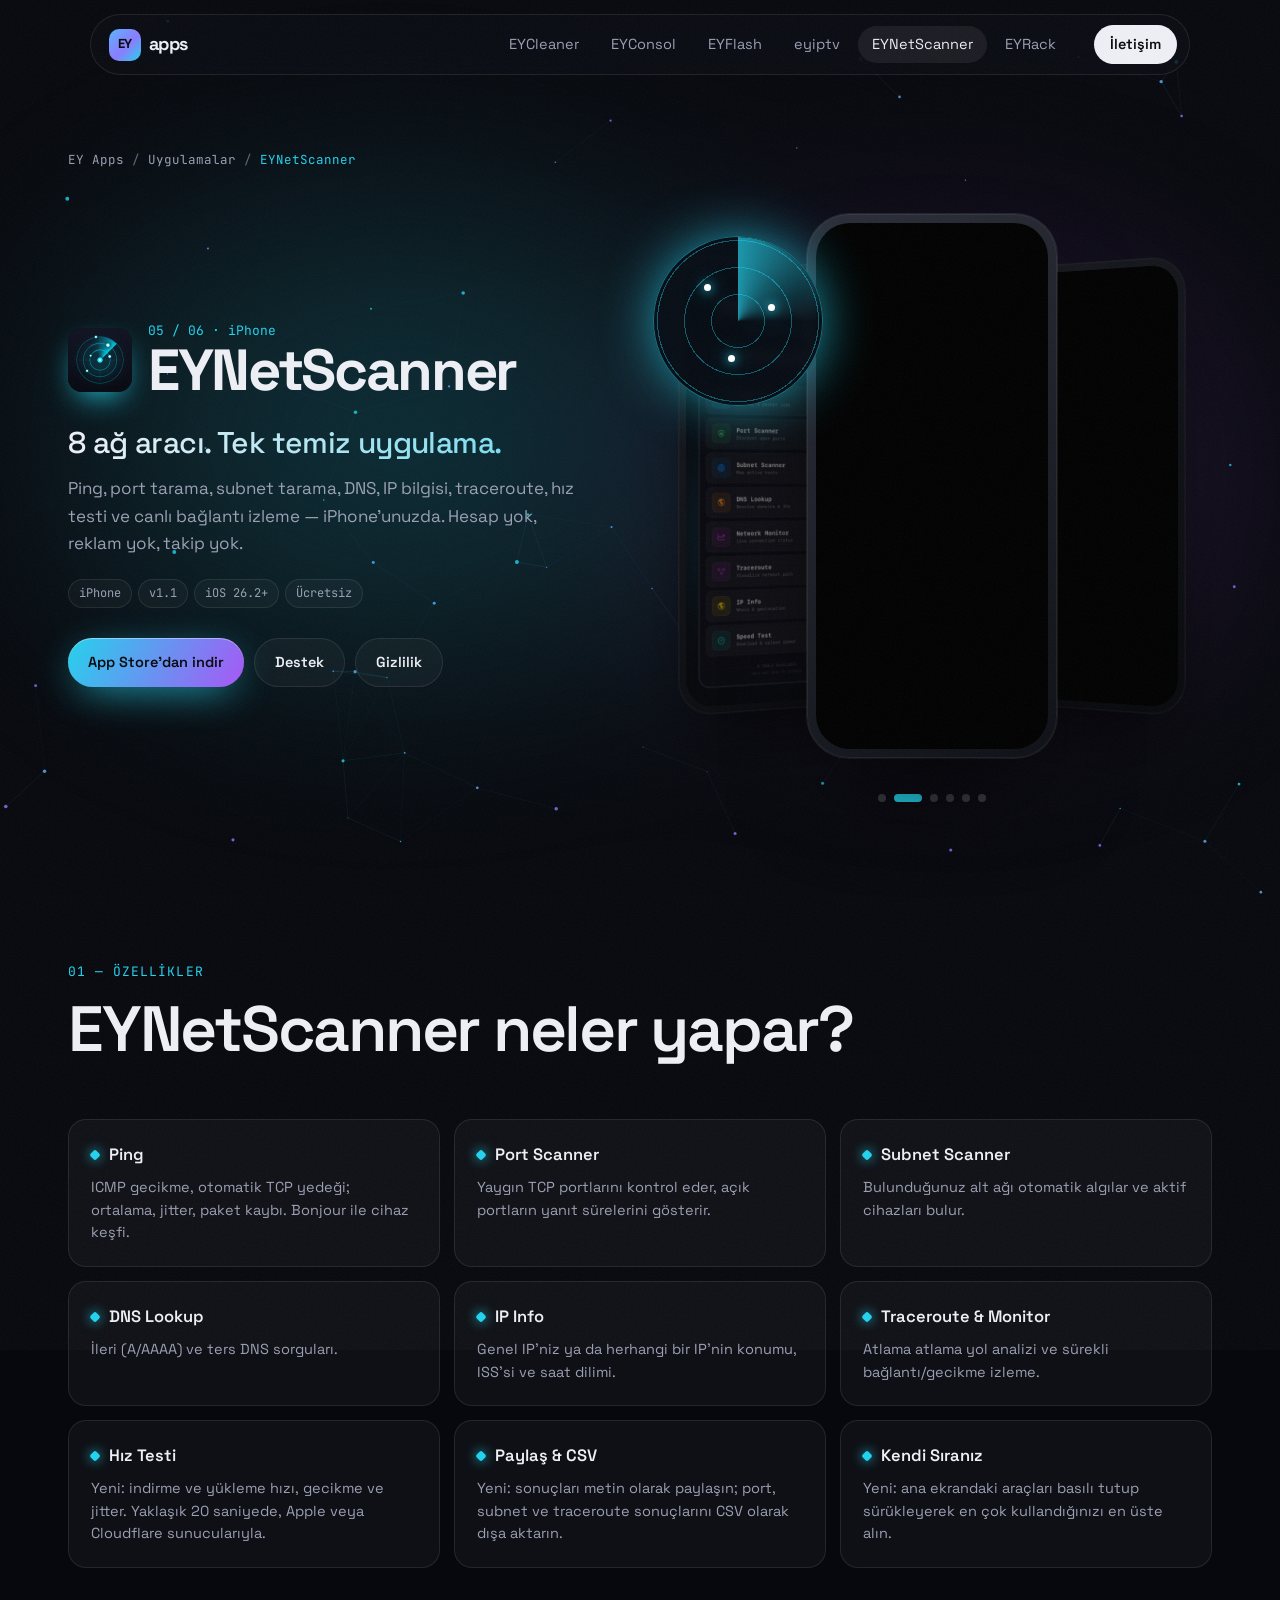
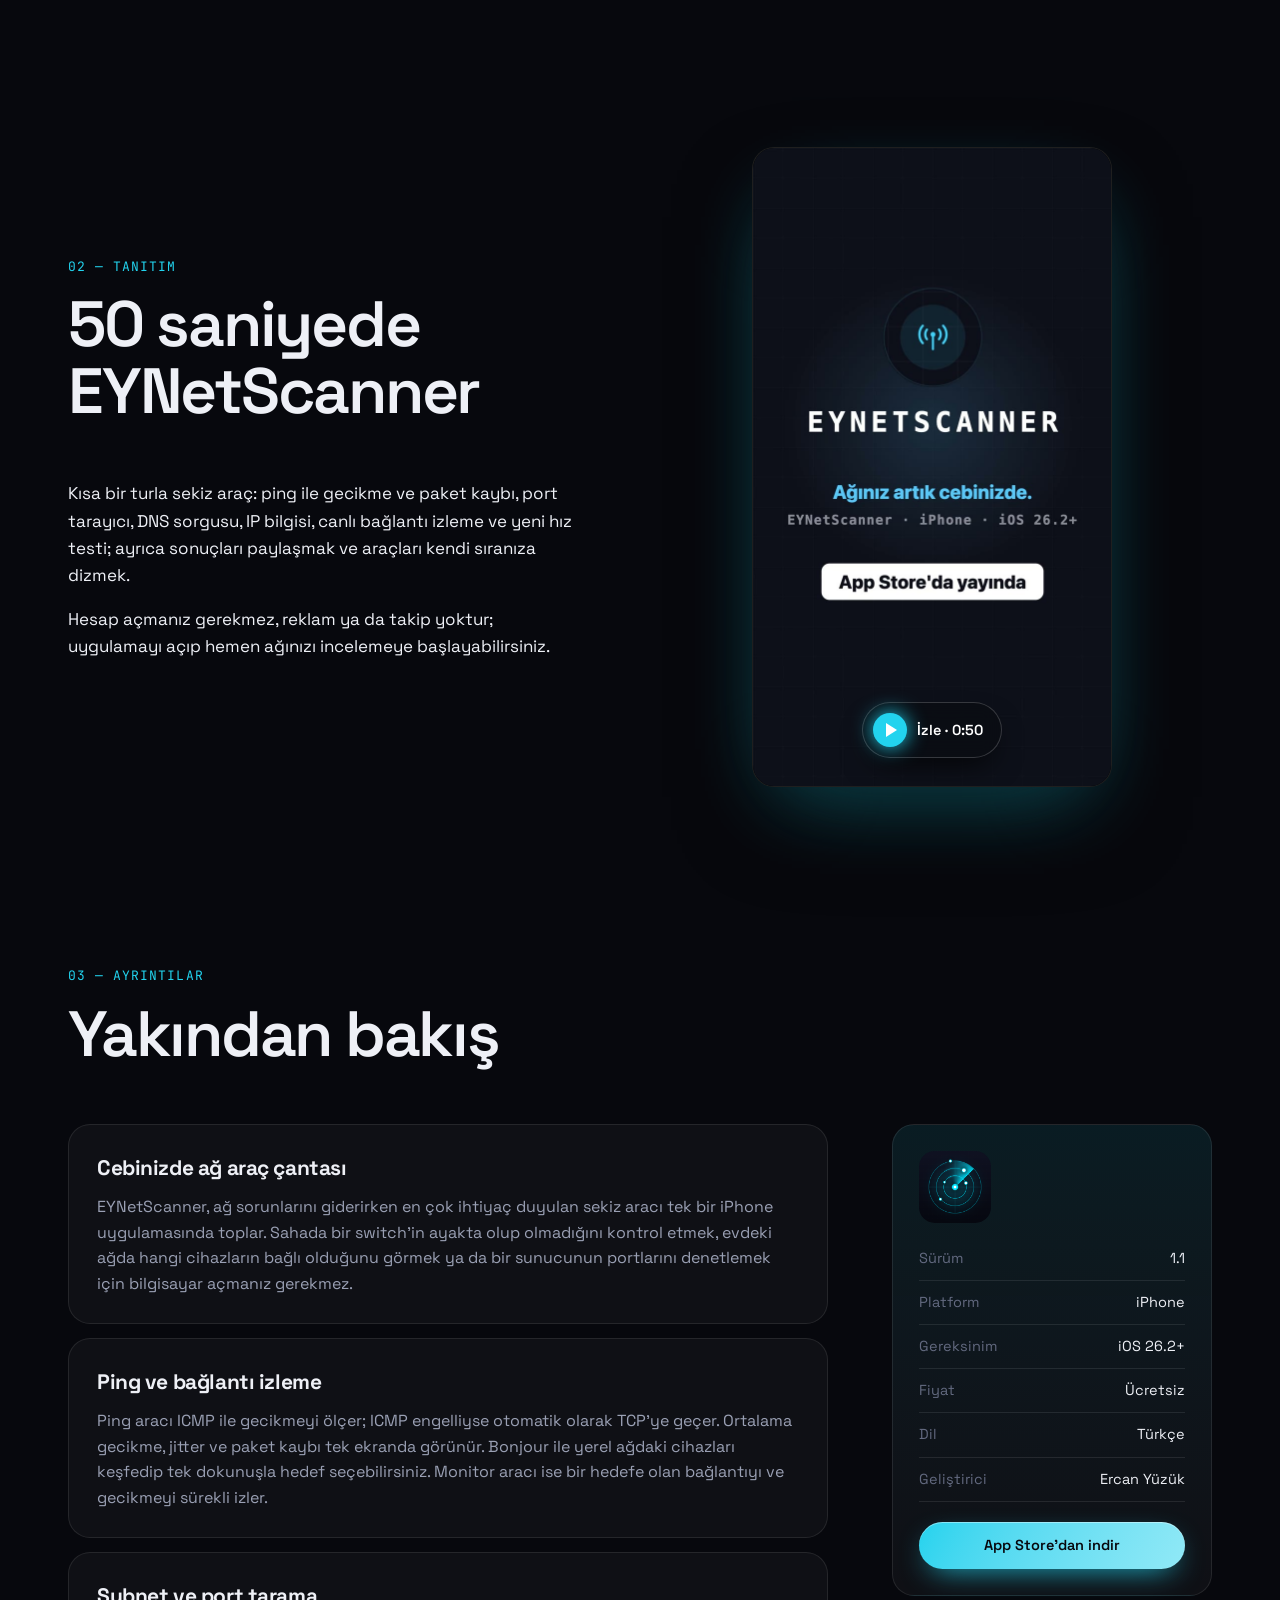
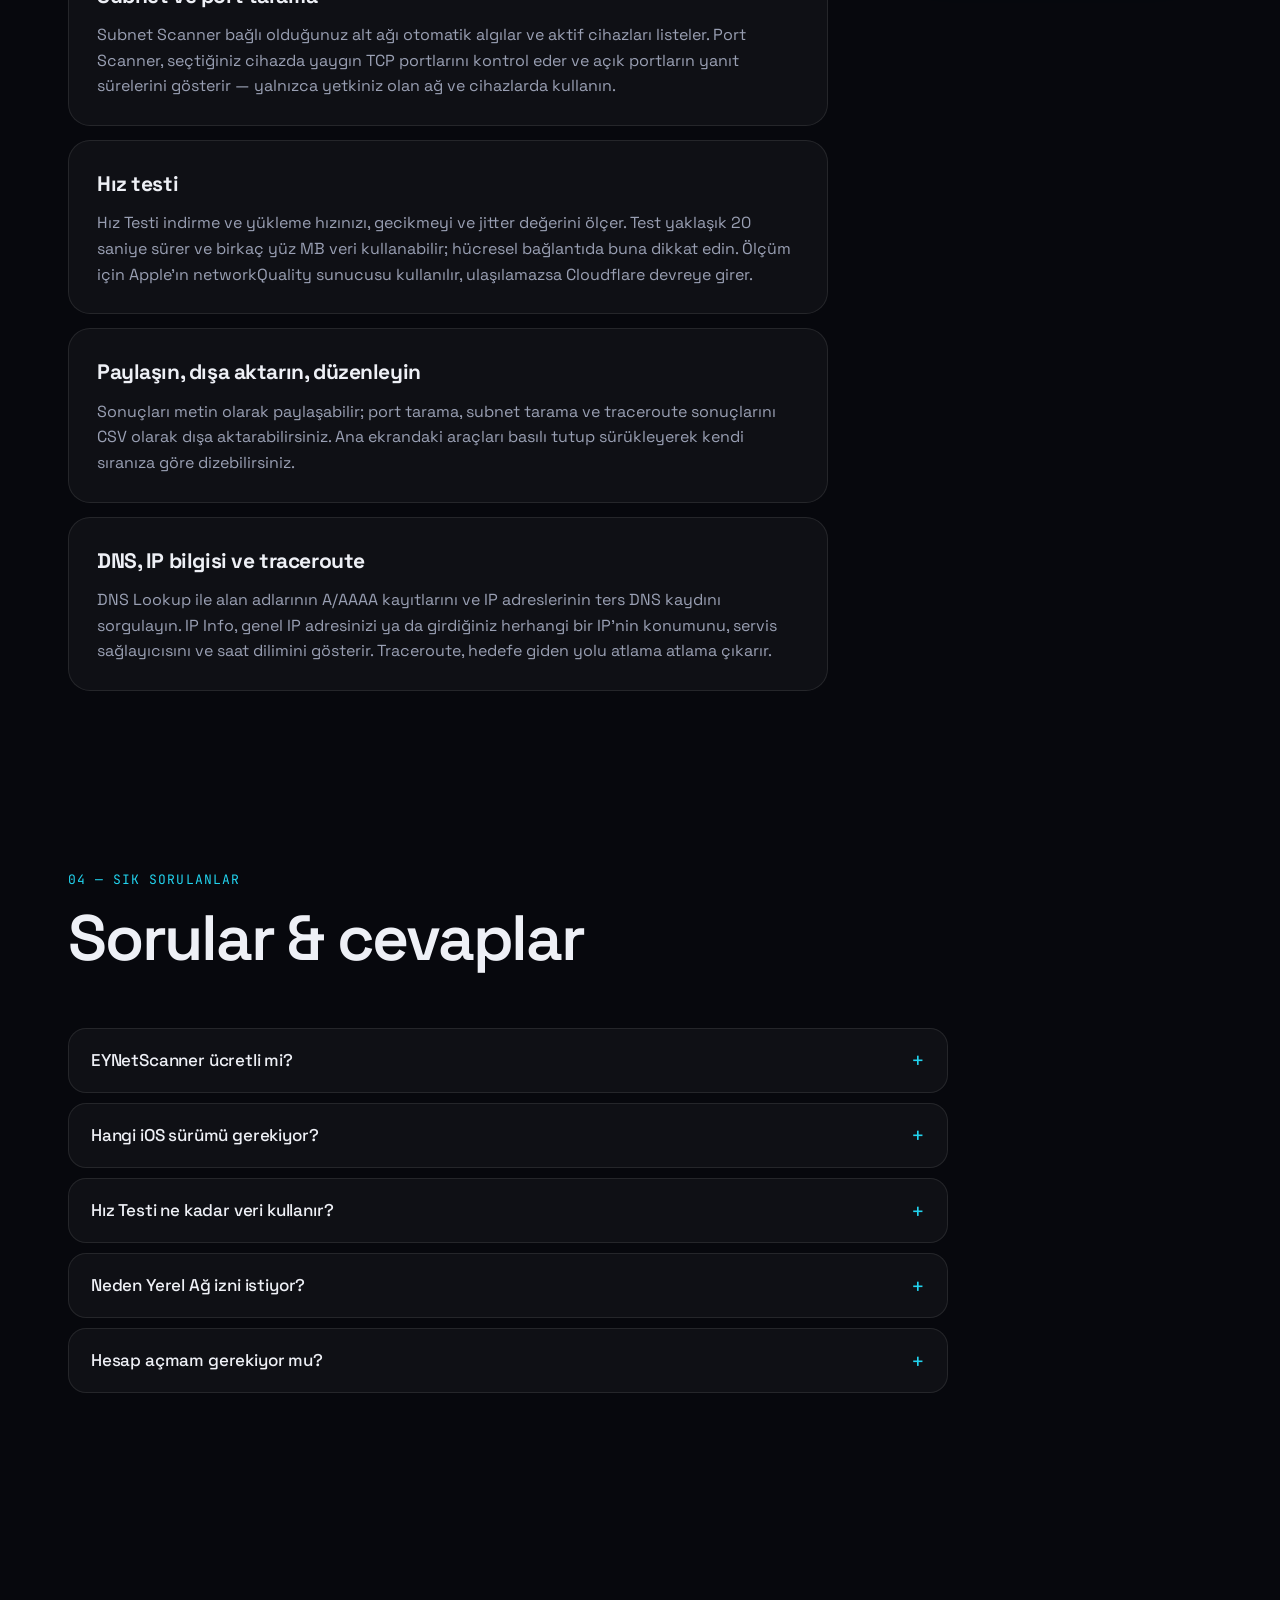
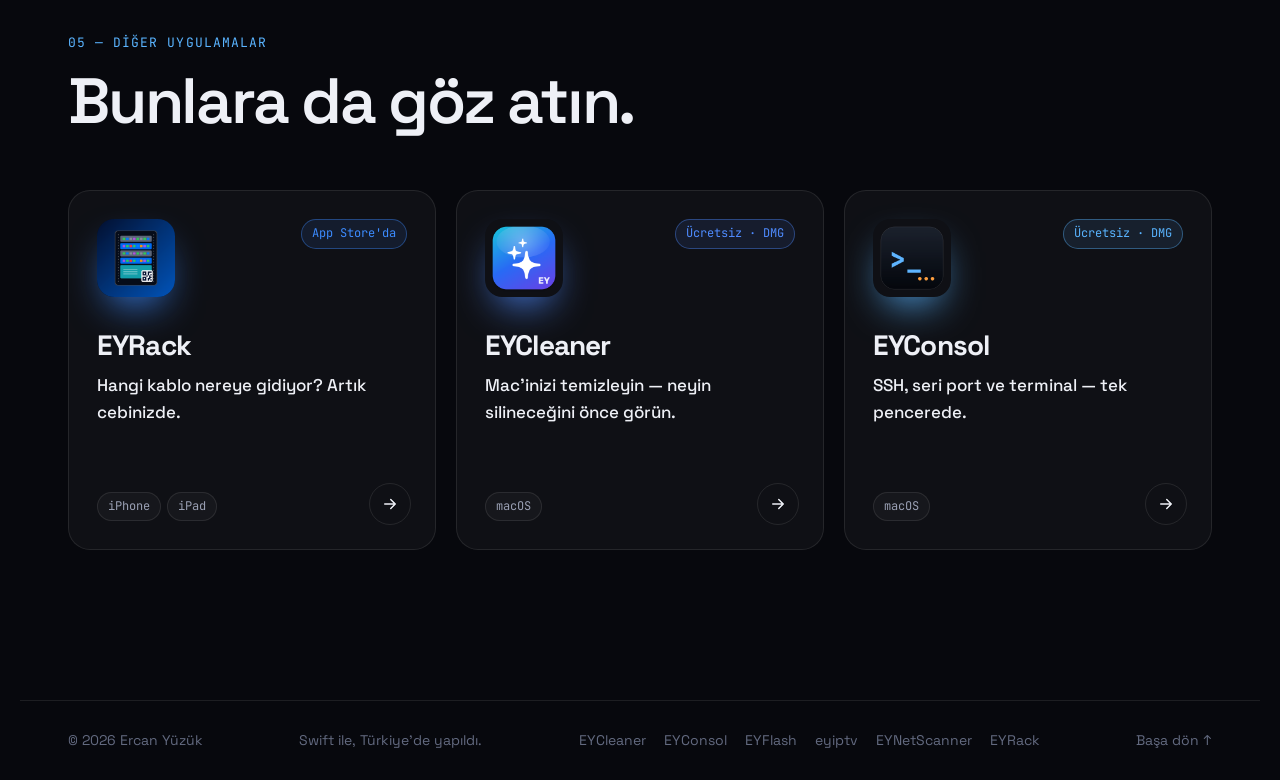
<file: eynetscanner/index.html>
<!doctype html>
<html lang="tr">
<head>
  <meta charset="utf-8">
  <meta name="viewport" content="width=device-width, initial-scale=1">
  <title>EYNetScanner — iPhone için ping, port ve ağ tarayıcı | EY Apps</title>
  <meta name="description" content="EYNetScanner: iPhone için ücretsiz ağ araçları. Ping, port tarama, subnet tarama, DNS sorgusu, IP bilgisi, traceroute, hız testi ve bağlantı izleme. Reklamsız, takipsiz.">
  <meta name="author" content="Ercan Yüzük">
  <meta name="robots" content="index, follow, max-image-preview:large">
  <meta name="theme-color" content="#07080d">
  <link rel="canonical" href="https://apps.ercanyuzuk.com/eynetscanner/">
  <link rel="icon" type="image/svg+xml" href="/assets/favicon.svg">
  <link rel="apple-touch-icon" href="/assets/favicon.png">
  <link rel="sitemap" type="application/xml" href="/sitemap.xml">
  <meta name="apple-itunes-app" content="app-id=6823558559">

  <meta property="og:type" content="website">
  <meta property="og:site_name" content="EY Apps">
  <meta property="og:locale" content="tr_TR">
  <meta property="og:title" content="EYNetScanner — iPhone için ping, port ve ağ tarayıcı | EY Apps">
  <meta property="og:description" content="EYNetScanner: iPhone için ücretsiz ağ araçları. Ping, port tarama, subnet tarama, DNS sorgusu, IP bilgisi, traceroute, hız testi ve bağlantı izleme. Reklamsız, takipsiz.">
  <meta property="og:url" content="https://apps.ercanyuzuk.com/eynetscanner/">
  <meta property="og:image" content="https://apps.ercanyuzuk.com/assets/icons/eynetscanner.png">
  <meta name="twitter:card" content="summary">
  <meta name="twitter:title" content="EYNetScanner — iPhone için ping, port ve ağ tarayıcı | EY Apps">
  <meta name="twitter:description" content="EYNetScanner: iPhone için ücretsiz ağ araçları. Ping, port tarama, subnet tarama, DNS sorgusu, IP bilgisi, traceroute, hız testi ve bağlantı izleme. Reklamsız, takipsiz.">
  <meta name="twitter:image" content="https://apps.ercanyuzuk.com/assets/icons/eynetscanner.png">

  <link rel="preconnect" href="https://fonts.googleapis.com">
  <link rel="preconnect" href="https://fonts.gstatic.com" crossorigin>
  <link href="https://fonts.googleapis.com/css2?family=JetBrains+Mono:wght@400;600&family=Space+Grotesk:wght@400;500;600;700&display=swap" rel="stylesheet">
  <link rel="stylesheet" href="/css/style.css">
  <script type="application/ld+json">{"@context":"https://schema.org","@type":"MobileApplication","name":"EYNetScanner","description":"Ping, port tarama, subnet tarama, DNS, IP bilgisi, traceroute, hız testi ve canlı bağlantı izleme — iPhone'unuzda. Hesap yok, reklam yok, takip yok.","url":"https://apps.ercanyuzuk.com/eynetscanner/","image":"https://apps.ercanyuzuk.com/assets/icons/eynetscanner.png","applicationCategory":"UtilitiesApplication","operatingSystem":"iOS 26.2","softwareVersion":"1.1","inLanguage":"tr","author":{"@type":"Person","name":"Ercan Yüzük","url":"https://www.ercanyuzuk.com"},"offers":{"@type":"Offer","price":"0","priceCurrency":"USD"},"installUrl":"https://apps.apple.com/us/app/eynetscanner/id6823558559","sameAs":["https://apps.apple.com/us/app/eynetscanner/id6823558559"],"screenshot":["https://apps.ercanyuzuk.com/assets/shots/netscanner-01_IMG_4521.jpg","https://apps.ercanyuzuk.com/assets/shots/netscanner-02_IMG_4524.jpg","https://apps.ercanyuzuk.com/assets/shots/netscanner-03_IMG_4522.jpg","https://apps.ercanyuzuk.com/assets/shots/netscanner-04_IMG_4523.jpg","https://apps.ercanyuzuk.com/assets/shots/netscanner-05_IMG_4525.jpg","https://apps.ercanyuzuk.com/assets/shots/netscanner-06_SpeedTest.jpg"],"softwareRequirements":"iOS 26.2+","featureList":["Ping","Port Scanner","Subnet Scanner","DNS Lookup","IP Info","Traceroute & Monitor","Hız Testi","Paylaş & CSV","Kendi Sıranız"]}</script>
  <script type="application/ld+json">{"@context":"https://schema.org","@type":"VideoObject","name":"EYNetScanner tanıtım videosu","description":"Kısa bir turla sekiz araç: ping ile gecikme ve paket kaybı, port tarayıcı, DNS sorgusu, IP bilgisi, canlı bağlantı izleme ve yeni hız testi; ayrıca sonuçları paylaşmak ve araçları kendi sıranıza dizmek.","thumbnailUrl":"https://apps.ercanyuzuk.com/assets/video/eynetscanner-tanitim.jpg","contentUrl":"https://apps.ercanyuzuk.com/assets/video/eynetscanner-tanitim.mp4","uploadDate":"2026-11-12","duration":"PT50S","inLanguage":"tr"}</script>
  <script type="application/ld+json">{"@context":"https://schema.org","@type":"BreadcrumbList","itemListElement":[{"@type":"ListItem","position":1,"name":"EY Apps","item":"https://apps.ercanyuzuk.com/"},{"@type":"ListItem","position":2,"name":"EYNetScanner","item":"https://apps.ercanyuzuk.com/eynetscanner/"}]}</script>
  <script type="application/ld+json">{"@context":"https://schema.org","@type":"FAQPage","mainEntity":[{"@type":"Question","name":"EYNetScanner ücretli mi?","acceptedAnswer":{"@type":"Answer","text":"Hayır. EYNetScanner App Store'da ücretsizdir; reklam ve uygulama içi takip yoktur."}},{"@type":"Question","name":"Hangi iOS sürümü gerekiyor?","acceptedAnswer":{"@type":"Answer","text":"iOS 26.2 veya sonrası gerekir."}},{"@type":"Question","name":"Hız Testi ne kadar veri kullanır?","acceptedAnswer":{"@type":"Answer","text":"Bir test yaklaşık 20 saniye sürer ve birkaç yüz MB veri kullanabilir. Hücresel bağlantıdayken dikkat edin. Test verisi Apple veya Cloudflare sunucularıyla değiş tokuş edilir; sonuçlar saklanmaz."}},{"@type":"Question","name":"Neden Yerel Ağ izni istiyor?","acceptedAnswer":{"@type":"Answer","text":"Subnet tarama ve Bonjour ile cihaz keşfi için iOS'un Yerel Ağ iznine ihtiyaç vardır. İzin vermezseniz diğer araçlar çalışmaya devam eder."}},{"@type":"Question","name":"Hesap açmam gerekiyor mu?","acceptedAnswer":{"@type":"Answer","text":"Hayır. Hesap, kayıt ya da giriş yoktur; uygulamayı açıp hemen kullanabilirsiniz."}}]}</script>
</head>
<body>
  <canvas id="bg" aria-hidden="true"></canvas>
  <div class="cursor-glow" aria-hidden="true"></div>
  <div class="grain" aria-hidden="true"></div>

  <header class="nav" id="nav">
    <a href="/" class="brand" aria-label="EY Apps ana sayfa">
      <span class="brand-mark">EY</span><span class="brand-text">apps</span>
    </a>
    <nav class="nav-links" aria-label="Uygulamalar">
      <a href="/eycleaner/">EYCleaner</a>
      <a href="/eyconsol/">EYConsol</a>
      <a href="/eyflash/">EYFlash</a>
      <a href="/eyiptv/">eyiptv</a>
      <a href="/eynetscanner/" class="active" aria-current="page">EYNetScanner</a>
      <a href="/eyrack/">EYRack</a>
    </nav>
    <a class="nav-cta" href="/#iletisim">İletişim</a>
  </header>

  <main id="top" class="app-page">
    <section class="app" style="--a:#22d3ee;--a2:#a855f7">
      <div class="app-bg" aria-hidden="true"></div>
      <nav class="crumbs reveal" aria-label="Konum"><a href="/">EY Apps</a><span>/</span><a href="/#uygulamalar">Uygulamalar</a><span>/</span><span aria-current="page">EYNetScanner</span></nav>
      <div class="app-grid">
        <div class="app-copy">
          <div class="app-head reveal">
            <img src="/assets/icons/eynetscanner.png" alt="EYNetScanner uygulama simgesi" width="64" height="64">
            <div><div class="num">05 / 06 · iPhone</div><h1>EYNetScanner</h1></div>
          </div>
          <p class="lead reveal">8 ağ aracı. Tek temiz uygulama.</p>
          <p class="summary reveal">Ping, port tarama, subnet tarama, DNS, IP bilgisi, traceroute, hız testi ve canlı bağlantı izleme — iPhone&#39;unuzda. Hesap yok, reklam yok, takip yok.</p>
          <div class="meta reveal"><span class="chip">iPhone</span><span class="chip">v1.1</span><span class="chip">iOS 26.2+</span><span class="chip">Ücretsiz</span></div>
          
          <div class="actions reveal">
            <a class="btn btn-primary magnetic" href="https://apps.apple.com/us/app/eynetscanner/id6823558559" target="_blank" rel="noopener"><span>App Store&#39;dan indir</span></a>
            <a class="btn btn-ghost magnetic" href="https://www.ercanyuzuk.com/p/eynetscanner-destek.html" target="_blank" rel="noopener"><span>Destek</span></a>
            <a class="btn btn-ghost magnetic" href="https://www.ercanyuzuk.com/p/eynetscanner-gizlilik_0656814276.html" target="_blank" rel="noopener"><span>Gizlilik</span></a>
          </div>
          
        </div>
        
      <div class="visual reveal carousel" style="--d:.1s">
        <div class="stage phones">
          <div class="phone back" aria-hidden="true"><div class="screen" data-slides data-offset="5"><img src="/assets/shots/netscanner-01_IMG_4521.jpg" alt="EYNetScanner ekran görüntüsü 1" class="on" fetchpriority="high" decoding="async"><img src="/assets/shots/netscanner-02_IMG_4524.jpg" alt="EYNetScanner ekran görüntüsü 2" loading="lazy" decoding="async"><img src="/assets/shots/netscanner-03_IMG_4522.jpg" alt="EYNetScanner ekran görüntüsü 3" loading="lazy" decoding="async"><img src="/assets/shots/netscanner-04_IMG_4523.jpg" alt="EYNetScanner ekran görüntüsü 4" loading="lazy" decoding="async"><img src="/assets/shots/netscanner-05_IMG_4525.jpg" alt="EYNetScanner ekran görüntüsü 5" loading="lazy" decoding="async"><img src="/assets/shots/netscanner-06_SpeedTest.jpg" alt="EYNetScanner ekran görüntüsü 6" loading="lazy" decoding="async"></div></div>
          <div class="phone back2" aria-hidden="true"><div class="screen" data-slides data-offset="1"><img src="/assets/shots/netscanner-01_IMG_4521.jpg" alt="EYNetScanner ekran görüntüsü 1" class="on" fetchpriority="high" decoding="async"><img src="/assets/shots/netscanner-02_IMG_4524.jpg" alt="EYNetScanner ekran görüntüsü 2" loading="lazy" decoding="async"><img src="/assets/shots/netscanner-03_IMG_4522.jpg" alt="EYNetScanner ekran görüntüsü 3" loading="lazy" decoding="async"><img src="/assets/shots/netscanner-04_IMG_4523.jpg" alt="EYNetScanner ekran görüntüsü 4" loading="lazy" decoding="async"><img src="/assets/shots/netscanner-05_IMG_4525.jpg" alt="EYNetScanner ekran görüntüsü 5" loading="lazy" decoding="async"><img src="/assets/shots/netscanner-06_SpeedTest.jpg" alt="EYNetScanner ekran görüntüsü 6" loading="lazy" decoding="async"></div></div>
          <div class="phone front"><div class="screen" data-slides><img src="/assets/shots/netscanner-01_IMG_4521.jpg" alt="EYNetScanner ekran görüntüsü 1" class="on" fetchpriority="high" decoding="async"><img src="/assets/shots/netscanner-02_IMG_4524.jpg" alt="EYNetScanner ekran görüntüsü 2" loading="lazy" decoding="async"><img src="/assets/shots/netscanner-03_IMG_4522.jpg" alt="EYNetScanner ekran görüntüsü 3" loading="lazy" decoding="async"><img src="/assets/shots/netscanner-04_IMG_4523.jpg" alt="EYNetScanner ekran görüntüsü 4" loading="lazy" decoding="async"><img src="/assets/shots/netscanner-05_IMG_4525.jpg" alt="EYNetScanner ekran görüntüsü 5" loading="lazy" decoding="async"><img src="/assets/shots/netscanner-06_SpeedTest.jpg" alt="EYNetScanner ekran görüntüsü 6" loading="lazy" decoding="async"></div></div>
          <div class="radar" aria-hidden="true"><i style="left:30%;top:28%"></i><i style="left:68%;top:40%;animation-delay:-1s"></i><i style="left:44%;top:70%;animation-delay:-2s"></i></div>
          
        </div>
        <div class="dots"><button aria-label="Görsel 1" class="on"></button><button aria-label="Görsel 2"></button><button aria-label="Görsel 3"></button><button aria-label="Görsel 4"></button><button aria-label="Görsel 5"></button><button aria-label="Görsel 6"></button></div>
      </div>
      </div>
    </section>

    <section class="section app-section" style="--a:#22d3ee" aria-labelledby="ozellikler">
      <div class="section-head reveal">
        <p class="kicker">01 — Özellikler</p>
        <h2 id="ozellikler">EYNetScanner neler yapar?</h2>
      </div>
      <div class="features">
        <div class="feature reveal" style="--d:0s"><h3>Ping</h3><p>ICMP gecikme, otomatik TCP yedeği; ortalama, jitter, paket kaybı. Bonjour ile cihaz keşfi.</p></div>
        <div class="feature reveal" style="--d:0.07s"><h3>Port Scanner</h3><p>Yaygın TCP portlarını kontrol eder, açık portların yanıt sürelerini gösterir.</p></div>
        <div class="feature reveal" style="--d:0.14s"><h3>Subnet Scanner</h3><p>Bulunduğunuz alt ağı otomatik algılar ve aktif cihazları bulur.</p></div>
        <div class="feature reveal" style="--d:0s"><h3>DNS Lookup</h3><p>İleri (A/AAAA) ve ters DNS sorguları.</p></div>
        <div class="feature reveal" style="--d:0.07s"><h3>IP Info</h3><p>Genel IP&#39;niz ya da herhangi bir IP&#39;nin konumu, ISS&#39;si ve saat dilimi.</p></div>
        <div class="feature reveal" style="--d:0.14s"><h3>Traceroute &amp; Monitor</h3><p>Atlama atlama yol analizi ve sürekli bağlantı/gecikme izleme.</p></div>
        <div class="feature reveal" style="--d:0s"><h3>Hız Testi</h3><p>Yeni: indirme ve yükleme hızı, gecikme ve jitter. Yaklaşık 20 saniyede, Apple veya Cloudflare sunucularıyla.</p></div>
        <div class="feature reveal" style="--d:0.07s"><h3>Paylaş &amp; CSV</h3><p>Yeni: sonuçları metin olarak paylaşın; port, subnet ve traceroute sonuçlarını CSV olarak dışa aktarın.</p></div>
        <div class="feature reveal" style="--d:0.14s"><h3>Kendi Sıranız</h3><p>Yeni: ana ekrandaki araçları basılı tutup sürükleyerek en çok kullandığınızı en üste alın.</p></div>
      </div>
    </section>

    <section class="section app-section showcase" style="--a:#22d3ee;--a2:#a855f7" aria-labelledby="vitrin">
      <div class="app-grid">
        <div class="app-copy">
          <div class="section-head reveal">
            <p class="kicker">02 — Tanıtım</p>
            <h2 id="vitrin">50 saniyede EYNetScanner</h2>
          </div>
          <p class="summary reveal">Kısa bir turla sekiz araç: ping ile gecikme ve paket kaybı, port tarayıcı, DNS sorgusu, IP bilgisi, canlı bağlantı izleme ve yeni hız testi; ayrıca sonuçları paylaşmak ve araçları kendi sıranıza dizmek.</p>
          <p class="summary reveal">Hesap açmanız gerekmez, reklam ya da takip yoktur; uygulamayı açıp hemen ağınızı incelemeye başlayabilirsiniz.</p>
        </div>
        
      <div class="visual reveal video-visual" style="--d:.1s">
        <div class="video-frame" data-video style="--ar:9 / 16;--vw:360px">
          <button type="button" class="video-play" aria-label="Videoyu oynat"><span></span>İzle · 0:50</button>
          <video controls playsinline preload="none" poster="/assets/video/eynetscanner-tanitim.jpg" title="EYNetScanner tanıtım videosu">
            <source src="/assets/video/eynetscanner-tanitim.mp4" type="video/mp4">
          </video>
        </div>
      </div>
      </div>
    </section>

    <section class="section app-section" style="--a:#22d3ee" aria-labelledby="ayrintilar">
      <div class="section-head reveal">
        <p class="kicker">03 — Ayrıntılar</p>
        <h2 id="ayrintilar">Yakından bakış</h2>
      </div>
      <div class="about-grid">
        <div class="about">
          <article class="about-block reveal"><h3>Cebinizde ağ araç çantası</h3><p>EYNetScanner, ağ sorunlarını giderirken en çok ihtiyaç duyulan sekiz aracı tek bir iPhone uygulamasında toplar. Sahada bir switch&#39;in ayakta olup olmadığını kontrol etmek, evdeki ağda hangi cihazların bağlı olduğunu görmek ya da bir sunucunun portlarını denetlemek için bilgisayar açmanız gerekmez.</p></article>
          <article class="about-block reveal"><h3>Ping ve bağlantı izleme</h3><p>Ping aracı ICMP ile gecikmeyi ölçer; ICMP engelliyse otomatik olarak TCP&#39;ye geçer. Ortalama gecikme, jitter ve paket kaybı tek ekranda görünür. Bonjour ile yerel ağdaki cihazları keşfedip tek dokunuşla hedef seçebilirsiniz. Monitor aracı ise bir hedefe olan bağlantıyı ve gecikmeyi sürekli izler.</p></article>
          <article class="about-block reveal"><h3>Subnet ve port tarama</h3><p>Subnet Scanner bağlı olduğunuz alt ağı otomatik algılar ve aktif cihazları listeler. Port Scanner, seçtiğiniz cihazda yaygın TCP portlarını kontrol eder ve açık portların yanıt sürelerini gösterir — yalnızca yetkiniz olan ağ ve cihazlarda kullanın.</p></article>
          <article class="about-block reveal"><h3>Hız testi</h3><p>Hız Testi indirme ve yükleme hızınızı, gecikmeyi ve jitter değerini ölçer. Test yaklaşık 20 saniye sürer ve birkaç yüz MB veri kullanabilir; hücresel bağlantıda buna dikkat edin. Ölçüm için Apple&#39;ın networkQuality sunucusu kullanılır, ulaşılamazsa Cloudflare devreye girer.</p></article>
          <article class="about-block reveal"><h3>Paylaşın, dışa aktarın, düzenleyin</h3><p>Sonuçları metin olarak paylaşabilir; port tarama, subnet tarama ve traceroute sonuçlarını CSV olarak dışa aktarabilirsiniz. Ana ekrandaki araçları basılı tutup sürükleyerek kendi sıranıza göre dizebilirsiniz.</p></article>
          <article class="about-block reveal"><h3>DNS, IP bilgisi ve traceroute</h3><p>DNS Lookup ile alan adlarının A/AAAA kayıtlarını ve IP adreslerinin ters DNS kaydını sorgulayın. IP Info, genel IP adresinizi ya da girdiğiniz herhangi bir IP&#39;nin konumunu, servis sağlayıcısını ve saat dilimini gösterir. Traceroute, hedefe giden yolu atlama atlama çıkarır.</p></article>
        </div>
        <aside class="specs reveal" aria-label="Teknik bilgiler">
          <img src="/assets/icons/eynetscanner.png" alt="" width="72" height="72" loading="lazy">
          <dl>
            <div><dt>Sürüm</dt><dd>1.1</dd></div>
            <div><dt>Platform</dt><dd>iPhone</dd></div>
            <div><dt>Gereksinim</dt><dd>iOS 26.2+</dd></div>
            <div><dt>Fiyat</dt><dd>Ücretsiz</dd></div>
            <div><dt>Dil</dt><dd>Türkçe</dd></div>
            <div><dt>Geliştirici</dt><dd>Ercan Yüzük</dd></div>
          </dl>
          <div class="specs-actions"><a class="btn btn-primary magnetic" href="https://apps.apple.com/us/app/eynetscanner/id6823558559" target="_blank" rel="noopener"><span>App Store&#39;dan indir</span></a></div>
        </aside>
      </div>
    </section>

    <section class="section app-section" style="--a:#22d3ee" aria-labelledby="sss">
      <div class="section-head reveal">
        <p class="kicker">04 — Sık sorulanlar</p>
        <h2 id="sss">Sorular &amp; cevaplar</h2>
      </div>
      <div class="faq">
        <details class="reveal"><summary><h3>EYNetScanner ücretli mi?</h3></summary><p>Hayır. EYNetScanner App Store&#39;da ücretsizdir; reklam ve uygulama içi takip yoktur.</p></details>
        <details class="reveal"><summary><h3>Hangi iOS sürümü gerekiyor?</h3></summary><p>iOS 26.2 veya sonrası gerekir.</p></details>
        <details class="reveal"><summary><h3>Hız Testi ne kadar veri kullanır?</h3></summary><p>Bir test yaklaşık 20 saniye sürer ve birkaç yüz MB veri kullanabilir. Hücresel bağlantıdayken dikkat edin. Test verisi Apple veya Cloudflare sunucularıyla değiş tokuş edilir; sonuçlar saklanmaz.</p></details>
        <details class="reveal"><summary><h3>Neden Yerel Ağ izni istiyor?</h3></summary><p>Subnet tarama ve Bonjour ile cihaz keşfi için iOS&#39;un Yerel Ağ iznine ihtiyaç vardır. İzin vermezseniz diğer araçlar çalışmaya devam eder.</p></details>
        <details class="reveal"><summary><h3>Hesap açmam gerekiyor mu?</h3></summary><p>Hayır. Hesap, kayıt ya da giriş yoktur; uygulamayı açıp hemen kullanabilirsiniz.</p></details>
      </div>
    </section>

    <section class="section" aria-labelledby="diger">
      <div class="section-head reveal">
        <p class="kicker">05 — Diğer uygulamalar</p>
        <h2 id="diger">Bunlara da göz atın.</h2>
      </div>
      <div class="cards cards-3">
        <a class="card reveal tilt" href="/eyrack/" style="--a:#3d8bff;--d:0s">
          <div class="card-top">
            <img class="card-icon" src="/assets/icons/eyrack.png" alt="EYRack simgesi" width="78" height="78" loading="lazy">
            <span class="avail">App Store&#39;da</span>
          </div>
          <h3>EYRack</h3>
          <p class="tag">Hangi kablo nereye gidiyor? Artık cebinizde.</p>
          <p class="card-sum">Sistem odası ve kabin dokümantasyonu iPhone ve iPad&#39;de: kabin önden görünümü, port ve kablo eşleştirme, VLAN&#39;lar, QR etiketler, değişiklik geçmişi ve PDF rapor. Excel tablolarına gerek kalmaz.</p>
          <div class="platforms"><span class="chip">iPhone</span><span class="chip">iPad</span></div>
          <span class="arrow"><svg viewBox="0 0 24 24" width="18" height="18" aria-hidden="true"><path d="M5 12h14m0 0-6-6m6 6-6 6" fill="none" stroke="currentColor" stroke-width="2" stroke-linecap="round" stroke-linejoin="round"/></svg></span>
        </a>
        <a class="card reveal tilt" href="/eycleaner/" style="--a:#4f8bff;--d:0.08s">
          <div class="card-top">
            <img class="card-icon" src="/assets/icons/eycleaner.png" alt="EYCleaner simgesi" width="78" height="78" loading="lazy">
            <span class="avail">Ücretsiz · DMG</span>
          </div>
          <h3>EYCleaner</h3>
          <p class="tag">Mac&#39;inizi temizleyin — neyin silineceğini önce görün.</p>
          <p class="card-sum">Mac için yerel bakım uygulaması: önbellek ve günlük temizliği, disk analizi, büyük dosya bulucu, uygulama kaldırıcı ve canlı sistem durumu. Her temizlikten önce önizleme gösterir.</p>
          <div class="platforms"><span class="chip">macOS</span></div>
          <span class="arrow"><svg viewBox="0 0 24 24" width="18" height="18" aria-hidden="true"><path d="M5 12h14m0 0-6-6m6 6-6 6" fill="none" stroke="currentColor" stroke-width="2" stroke-linecap="round" stroke-linejoin="round"/></svg></span>
        </a>
        <a class="card reveal tilt" href="/eyconsol/" style="--a:#5ab4ff;--d:0s">
          <div class="card-top">
            <img class="card-icon" src="/assets/icons/eyconsol.png" alt="EYConsol simgesi" width="78" height="78" loading="lazy">
            <span class="avail">Ücretsiz · DMG</span>
          </div>
          <h3>EYConsol</h3>
          <p class="tag">SSH, seri port ve terminal — tek pencerede.</p>
          <p class="card-sum">Ağ ve sistem yöneticileri için macOS terminal uygulaması. SSH oturumları, switch/router konsolları için seri port, SFTP, FTP/FTPS ve SMB dosya tarayıcısı ve bölünmüş paneller bir arada.</p>
          <div class="platforms"><span class="chip">macOS</span></div>
          <span class="arrow"><svg viewBox="0 0 24 24" width="18" height="18" aria-hidden="true"><path d="M5 12h14m0 0-6-6m6 6-6 6" fill="none" stroke="currentColor" stroke-width="2" stroke-linecap="round" stroke-linejoin="round"/></svg></span>
        </a>
      </div>
    </section>
  </main>

  <footer class="footer">
    <span>© <span id="year">2026</span> Ercan Yüzük</span>
    <span class="footer-mid">Swift ile, Türkiye'de yapıldı.</span>
    <nav class="footer-links" aria-label="Uygulamalar"><a href="/eycleaner/">EYCleaner</a><a href="/eyconsol/">EYConsol</a><a href="/eyflash/">EYFlash</a><a href="/eyiptv/">eyiptv</a><a href="/eynetscanner/">EYNetScanner</a><a href="/eyrack/">EYRack</a></nav>
    <a href="#top">Başa dön ↑</a>
  </footer>

  <div class="lightbox" id="lightbox" role="dialog" aria-modal="true" aria-label="Ekran görüntüsü">
    <button class="lb-close" aria-label="Kapat">×</button>
    <button class="lb-nav lb-prev" aria-label="Önceki">‹</button>
    <img alt="">
    <button class="lb-nav lb-next" aria-label="Sonraki">›</button>
  </div>

  <script src="/js/main.js" defer></script>
</body>
</html>
</file>
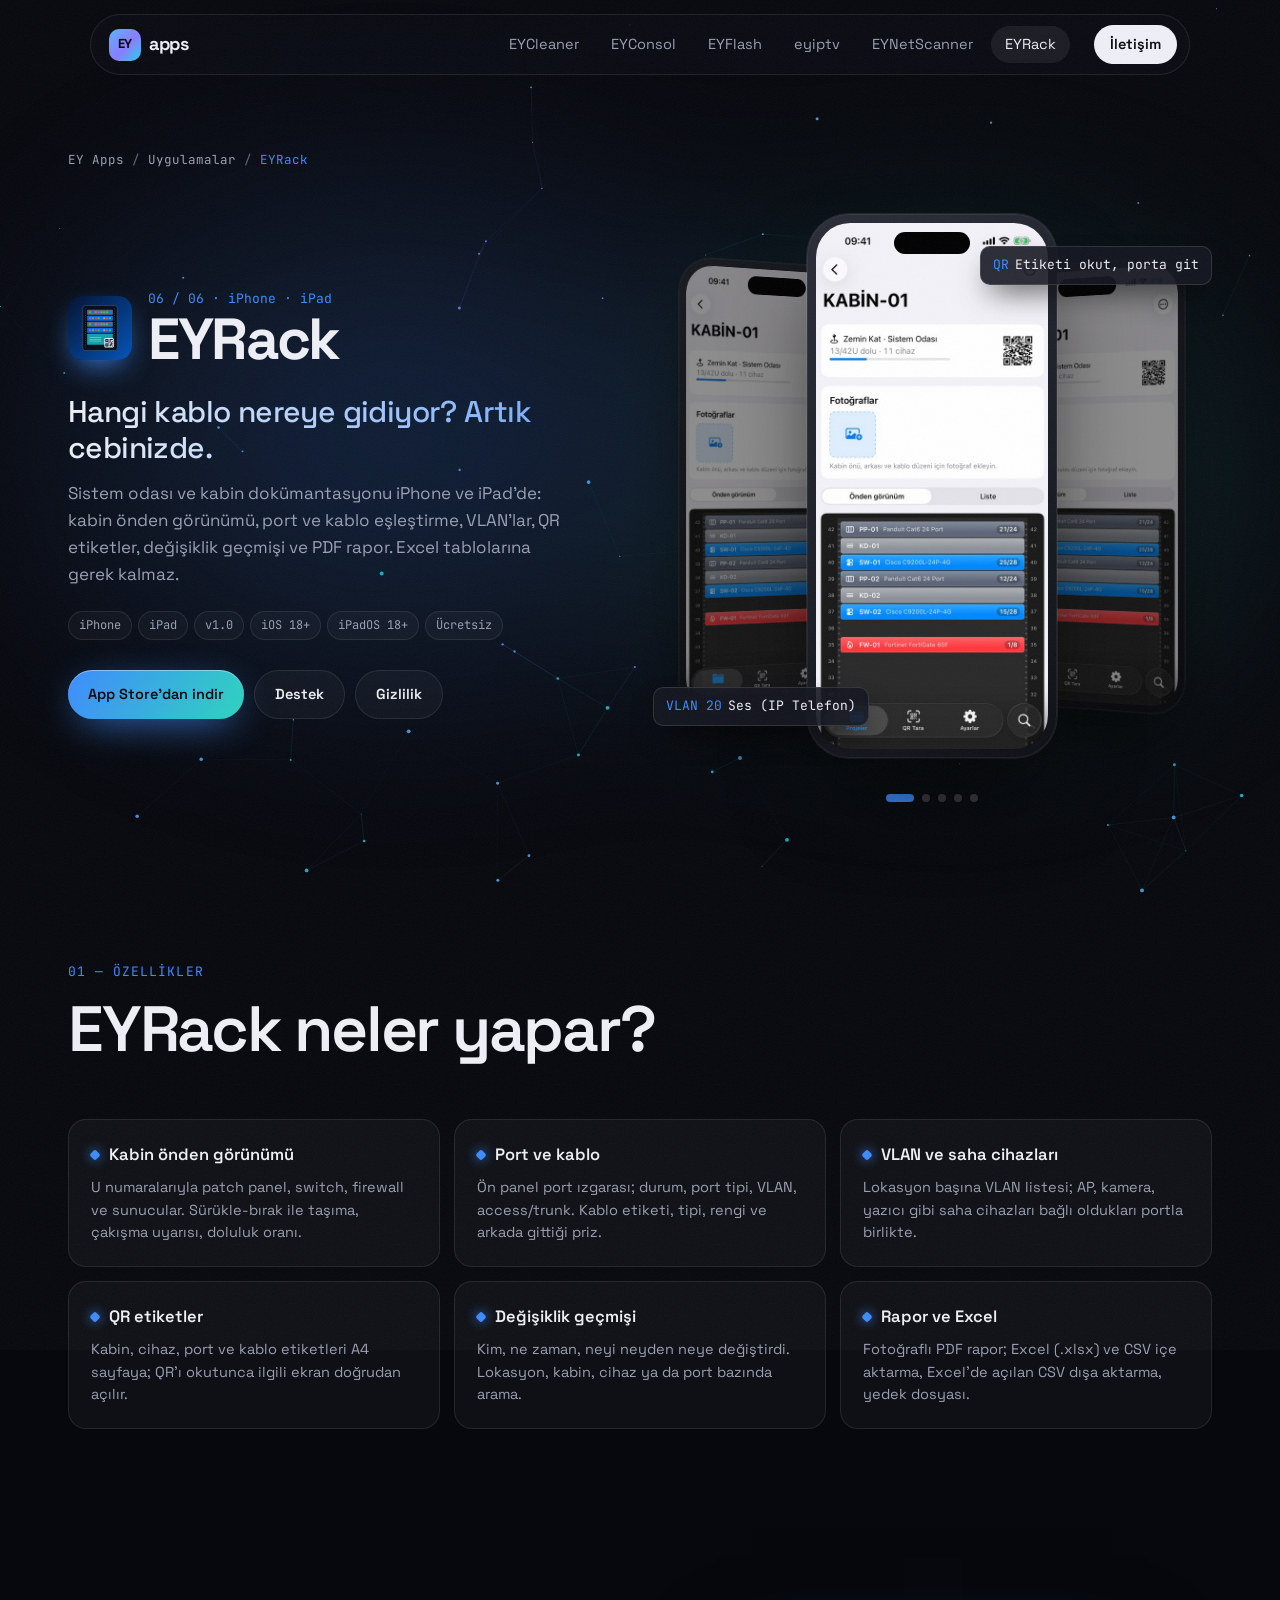
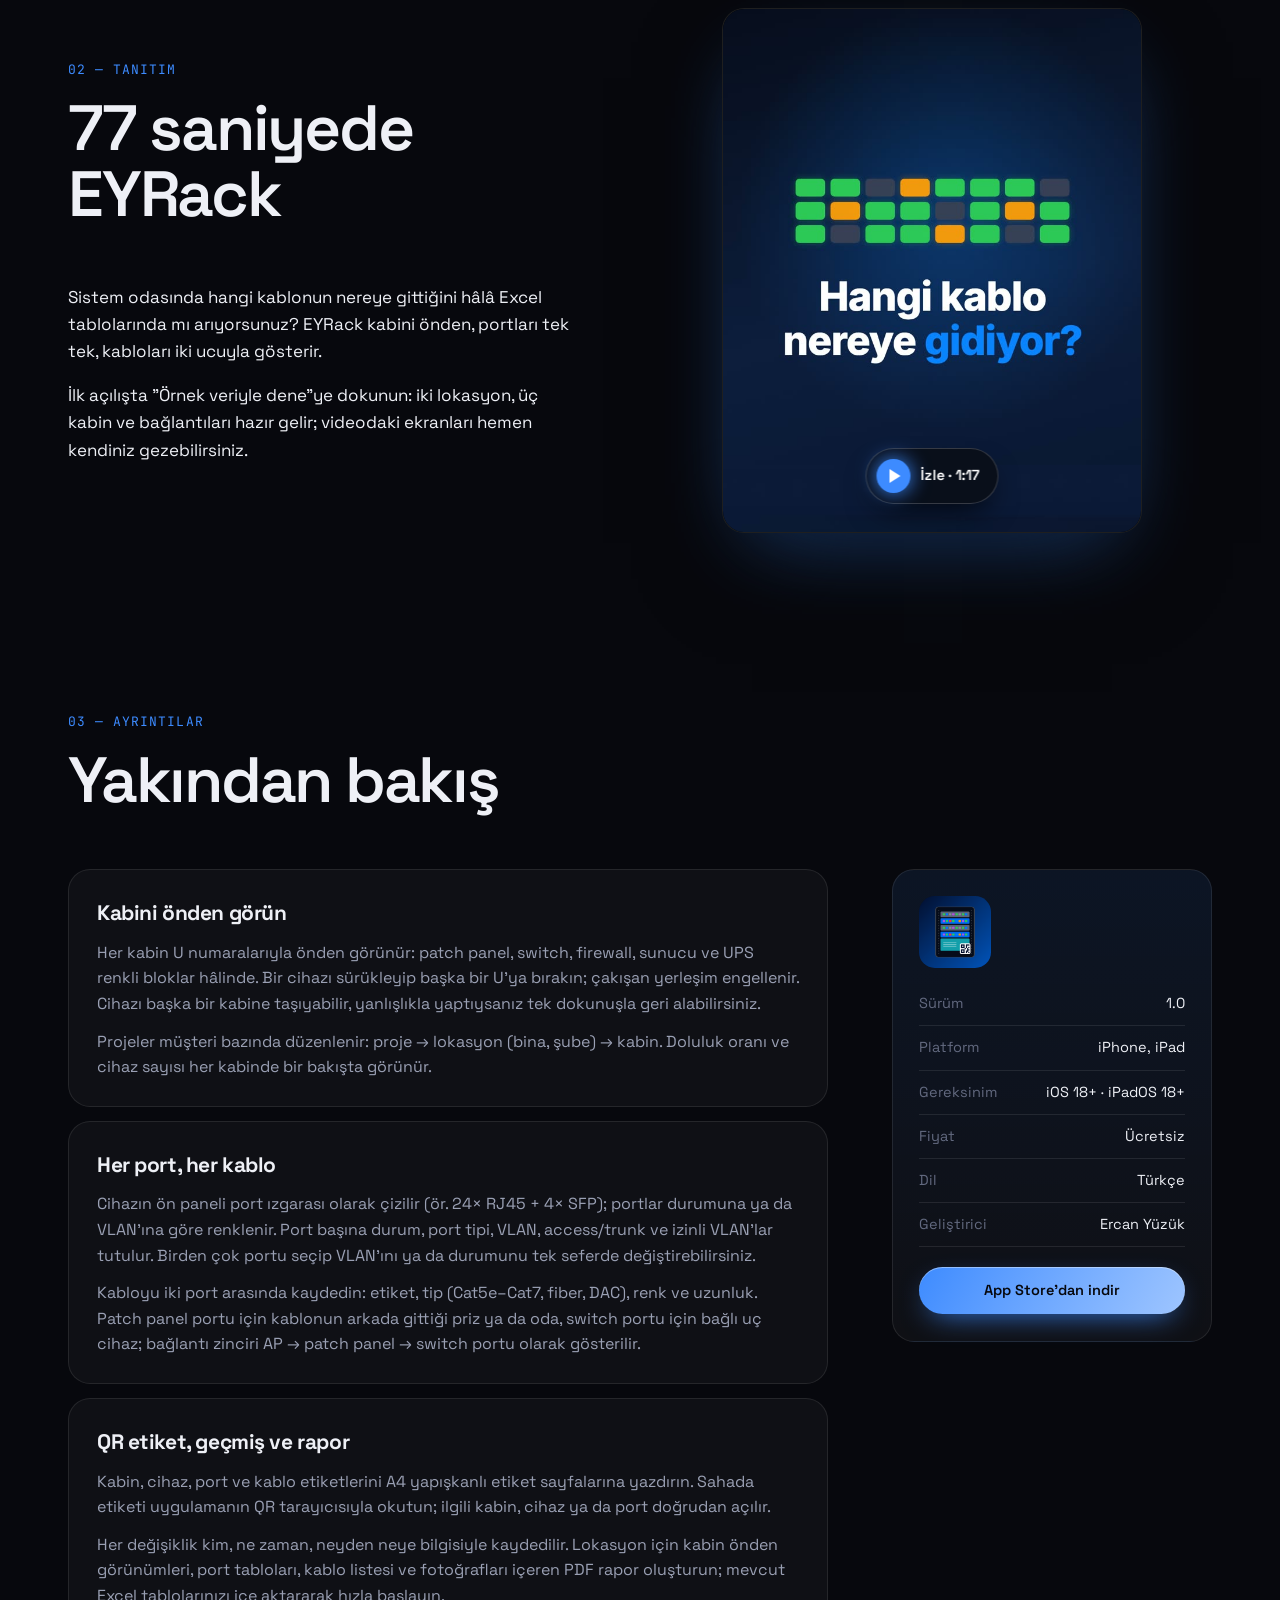
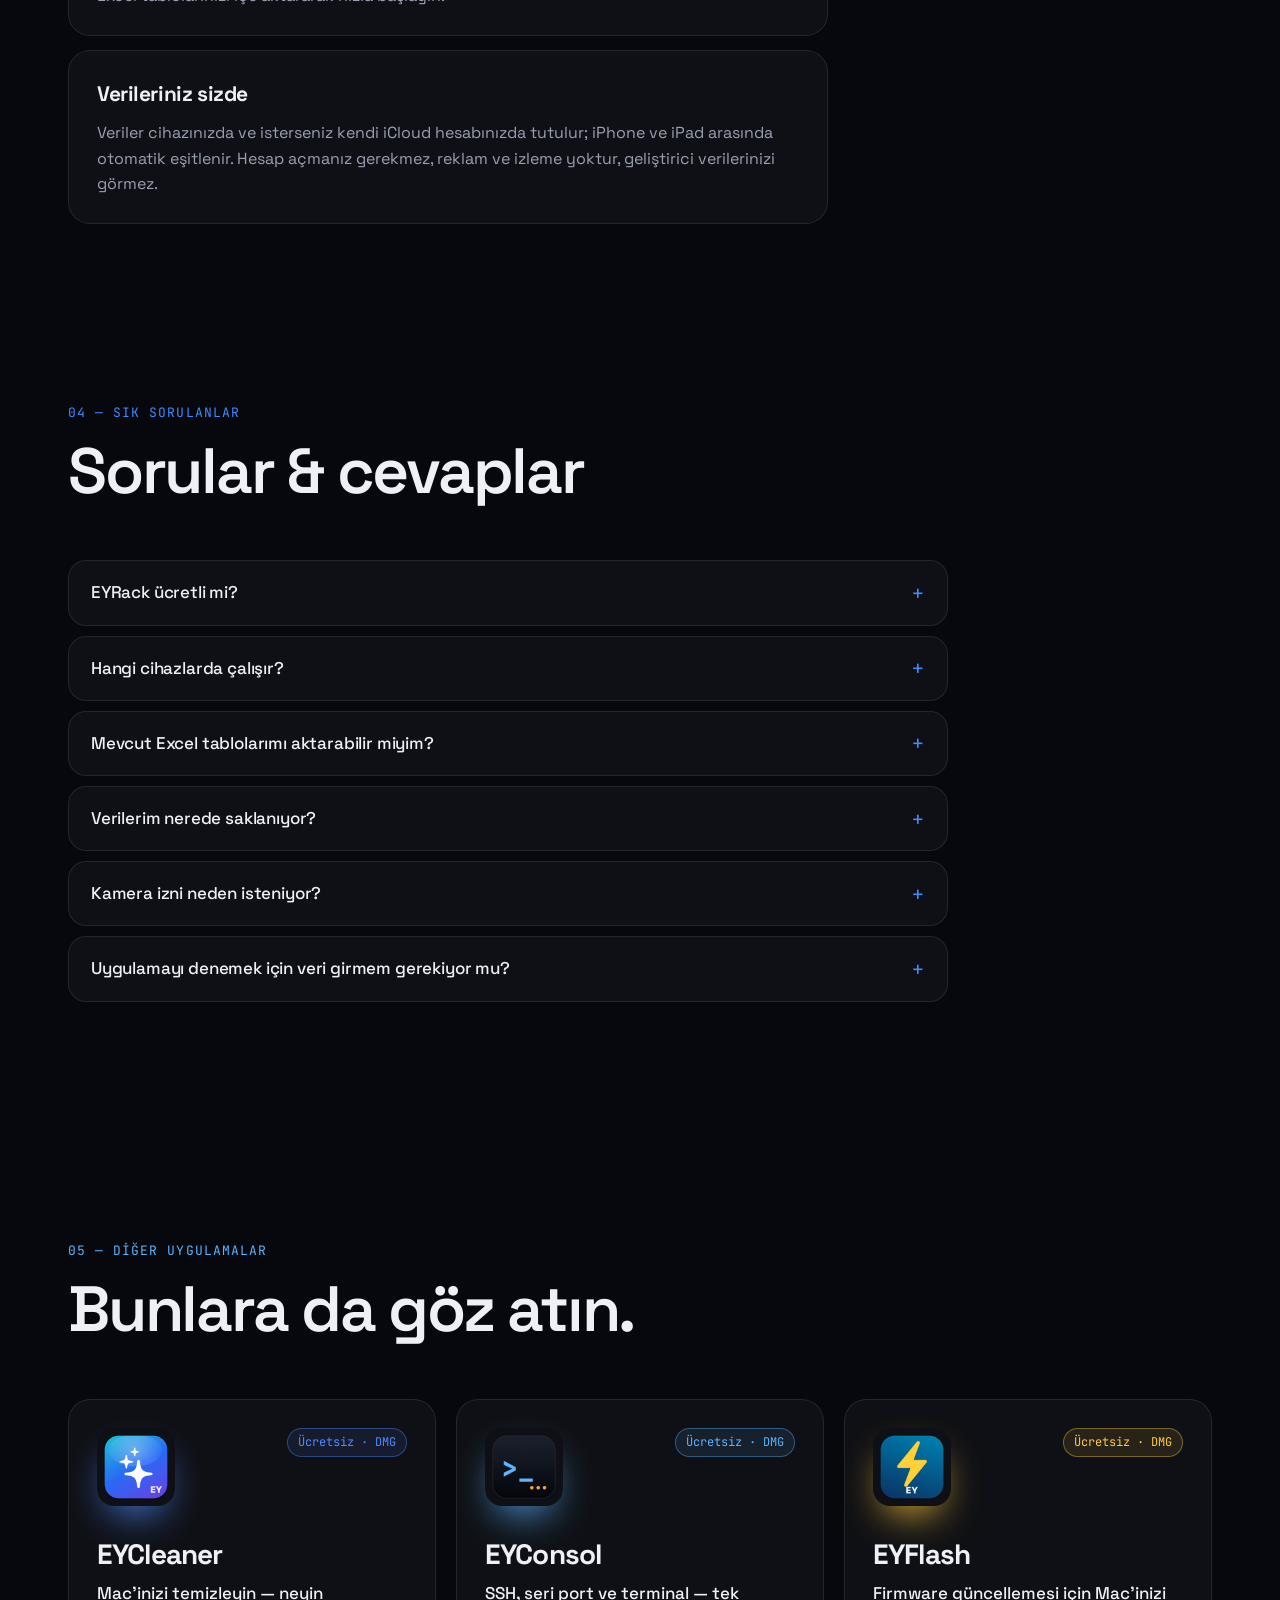
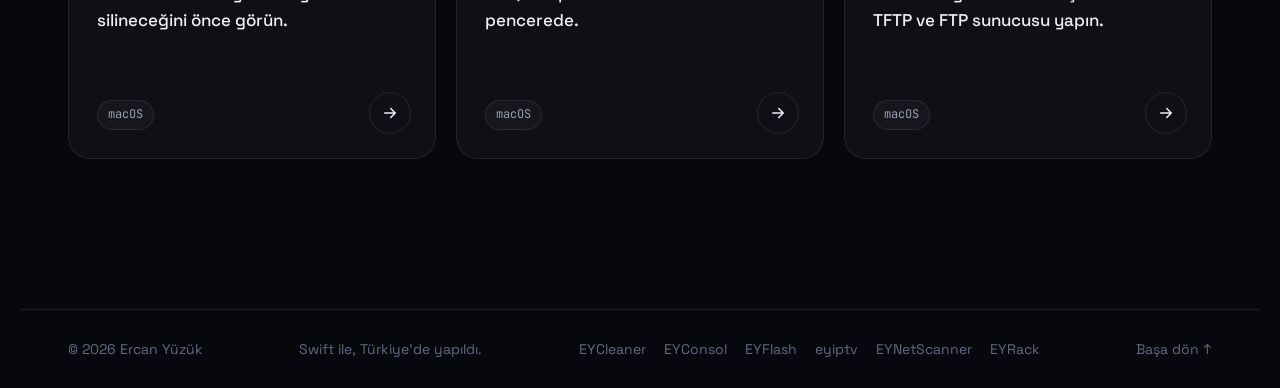
<file: eyrack/index.html>
<!doctype html>
<html lang="tr">
<head>
  <meta charset="utf-8">
  <meta name="viewport" content="width=device-width, initial-scale=1">
  <title>EYRack — iPhone ve iPad için kabin, port ve kablo takibi | EY Apps</title>
  <meta name="description" content="EYRack: rack, patch panel ve switch port dokümantasyonu. Kabin önden görünümü, kablo ve VLAN takibi, QR etiket, değişiklik geçmişi, PDF rapor. Ücretsiz.">
  <meta name="author" content="Ercan Yüzük">
  <meta name="robots" content="index, follow, max-image-preview:large">
  <meta name="theme-color" content="#07080d">
  <link rel="canonical" href="https://apps.ercanyuzuk.com/eyrack/">
  <link rel="icon" type="image/svg+xml" href="/assets/favicon.svg">
  <link rel="apple-touch-icon" href="/assets/favicon.png">
  <link rel="sitemap" type="application/xml" href="/sitemap.xml">
  <meta name="apple-itunes-app" content="app-id=6830734740">

  <meta property="og:type" content="website">
  <meta property="og:site_name" content="EY Apps">
  <meta property="og:locale" content="tr_TR">
  <meta property="og:title" content="EYRack — iPhone ve iPad için kabin, port ve kablo takibi | EY Apps">
  <meta property="og:description" content="EYRack: rack, patch panel ve switch port dokümantasyonu. Kabin önden görünümü, kablo ve VLAN takibi, QR etiket, değişiklik geçmişi, PDF rapor. Ücretsiz.">
  <meta property="og:url" content="https://apps.ercanyuzuk.com/eyrack/">
  <meta property="og:image" content="https://apps.ercanyuzuk.com/assets/icons/eyrack.png">
  <meta name="twitter:card" content="summary">
  <meta name="twitter:title" content="EYRack — iPhone ve iPad için kabin, port ve kablo takibi | EY Apps">
  <meta name="twitter:description" content="EYRack: rack, patch panel ve switch port dokümantasyonu. Kabin önden görünümü, kablo ve VLAN takibi, QR etiket, değişiklik geçmişi, PDF rapor. Ücretsiz.">
  <meta name="twitter:image" content="https://apps.ercanyuzuk.com/assets/icons/eyrack.png">

  <link rel="preconnect" href="https://fonts.googleapis.com">
  <link rel="preconnect" href="https://fonts.gstatic.com" crossorigin>
  <link href="https://fonts.googleapis.com/css2?family=JetBrains+Mono:wght@400;600&family=Space+Grotesk:wght@400;500;600;700&display=swap" rel="stylesheet">
  <link rel="stylesheet" href="/css/style.css">
  <script type="application/ld+json">{"@context":"https://schema.org","@type":"MobileApplication","name":"EYRack","alternateName":"EYRack: Kabin ve Port Takibi","description":"Sistem odası ve kabin dokümantasyonu iPhone ve iPad'de: kabin önden görünümü, port ve kablo eşleştirme, VLAN'lar, QR etiketler, değişiklik geçmişi ve PDF rapor. Excel tablolarına gerek kalmaz.","url":"https://apps.ercanyuzuk.com/eyrack/","image":"https://apps.ercanyuzuk.com/assets/icons/eyrack.png","applicationCategory":"UtilitiesApplication","operatingSystem":"iOS 18","softwareVersion":"1.0","inLanguage":"tr","author":{"@type":"Person","name":"Ercan Yüzük","url":"https://www.ercanyuzuk.com"},"offers":{"@type":"Offer","price":"0","priceCurrency":"USD"},"installUrl":"https://apps.apple.com/tr/app/eyrack-kabin-ve-port-takibi/id6830734740","sameAs":["https://apps.apple.com/tr/app/eyrack-kabin-ve-port-takibi/id6830734740"],"screenshot":["https://apps.ercanyuzuk.com/assets/shots/eyrack-01_rack.jpg","https://apps.ercanyuzuk.com/assets/shots/eyrack-02_device.jpg","https://apps.ercanyuzuk.com/assets/shots/eyrack-03_port.jpg","https://apps.ercanyuzuk.com/assets/shots/eyrack-04_history.jpg","https://apps.ercanyuzuk.com/assets/shots/eyrack-05_site.jpg"],"keywords":"rack dokümantasyonu, patch panel takibi, port eşleştirme, kablo etiketi, VLAN, sistem odası, network dokümantasyon, QR etiket","softwareRequirements":"iOS 18+, iPadOS 18+","featureList":["Kabin önden görünümü","Port ve kablo","VLAN ve saha cihazları","QR etiketler","Değişiklik geçmişi","Rapor ve Excel"]}</script>
  <script type="application/ld+json">{"@context":"https://schema.org","@type":"VideoObject","name":"EYRack tanıtım videosu","description":"Sistem odasında hangi kablonun nereye gittiğini hâlâ Excel tablolarında mı arıyorsunuz? EYRack kabini önden, portları tek tek, kabloları iki ucuyla gösterir.","thumbnailUrl":"https://apps.ercanyuzuk.com/assets/video/eyrack-tanitim.jpg","contentUrl":"https://apps.ercanyuzuk.com/assets/video/eyrack-tanitim.mp4","uploadDate":"2026-11-08","duration":"PT1M17S","inLanguage":"tr"}</script>
  <script type="application/ld+json">{"@context":"https://schema.org","@type":"BreadcrumbList","itemListElement":[{"@type":"ListItem","position":1,"name":"EY Apps","item":"https://apps.ercanyuzuk.com/"},{"@type":"ListItem","position":2,"name":"EYRack","item":"https://apps.ercanyuzuk.com/eyrack/"}]}</script>
  <script type="application/ld+json">{"@context":"https://schema.org","@type":"FAQPage","mainEntity":[{"@type":"Question","name":"EYRack ücretli mi?","acceptedAnswer":{"@type":"Answer","text":"Hayır. EYRack App Store'da ücretsizdir; reklam, hesap ya da abonelik yoktur."}},{"@type":"Question","name":"Hangi cihazlarda çalışır?","acceptedAnswer":{"@type":"Answer","text":"iOS 18 veya sonrasını çalıştıran iPhone'larda ve iPadOS 18 veya sonrasını çalıştıran iPad'lerde çalışır."}},{"@type":"Question","name":"Mevcut Excel tablolarımı aktarabilir miyim?","acceptedAnswer":{"@type":"Answer","text":"Evet. Excel (.xlsx) ya da CSV dosyanızı seçin; sütun başlıkları otomatik eşlenir, önizlemeden sonra yeni ya da mevcut bir lokasyona eklenir. Karşı cihaz ve port sütunları kabloya dönüştürülür."}},{"@type":"Question","name":"Verilerim nerede saklanıyor?","acceptedAnswer":{"@type":"Answer","text":"Cihazınızda ve iCloud'da oturum açtıysanız kendi özel iCloud hesabınızda. Veriler geliştiriciye ya da üçüncü taraflara gönderilmez."}},{"@type":"Question","name":"Kamera izni neden isteniyor?","acceptedAnswer":{"@type":"Answer","text":"Yalnızca EYRack'in kendi QR etiketlerini okumak ve kabin, cihaz ya da port fotoğrafı çekmek için. İzin vermezseniz diğer özellikler çalışmaya devam eder."}},{"@type":"Question","name":"Uygulamayı denemek için veri girmem gerekiyor mu?","acceptedAnswer":{"@type":"Answer","text":"Hayır. İlk açılışta \"Örnek veriyle dene\"ye dokunun; iki lokasyon, üç kabin, cihazlar, portlar, kablolar ve VLAN'lar hazır gelir. Örnek veriyi sonradan Ayarlar'dan da ekleyebilirsiniz."}}]}</script>
</head>
<body>
  <canvas id="bg" aria-hidden="true"></canvas>
  <div class="cursor-glow" aria-hidden="true"></div>
  <div class="grain" aria-hidden="true"></div>

  <header class="nav" id="nav">
    <a href="/" class="brand" aria-label="EY Apps ana sayfa">
      <span class="brand-mark">EY</span><span class="brand-text">apps</span>
    </a>
    <nav class="nav-links" aria-label="Uygulamalar">
      <a href="/eycleaner/">EYCleaner</a>
      <a href="/eyconsol/">EYConsol</a>
      <a href="/eyflash/">EYFlash</a>
      <a href="/eyiptv/">eyiptv</a>
      <a href="/eynetscanner/">EYNetScanner</a>
      <a href="/eyrack/" class="active" aria-current="page">EYRack</a>
    </nav>
    <a class="nav-cta" href="/#iletisim">İletişim</a>
  </header>

  <main id="top" class="app-page">
    <section class="app" style="--a:#3d8bff;--a2:#2dd4bf">
      <div class="app-bg" aria-hidden="true"></div>
      <nav class="crumbs reveal" aria-label="Konum"><a href="/">EY Apps</a><span>/</span><a href="/#uygulamalar">Uygulamalar</a><span>/</span><span aria-current="page">EYRack</span></nav>
      <div class="app-grid">
        <div class="app-copy">
          <div class="app-head reveal">
            <img src="/assets/icons/eyrack.png" alt="EYRack uygulama simgesi" width="64" height="64">
            <div><div class="num">06 / 06 · iPhone · iPad</div><h1>EYRack</h1></div>
          </div>
          <p class="lead reveal">Hangi kablo nereye gidiyor? Artık cebinizde.</p>
          <p class="summary reveal">Sistem odası ve kabin dokümantasyonu iPhone ve iPad&#39;de: kabin önden görünümü, port ve kablo eşleştirme, VLAN&#39;lar, QR etiketler, değişiklik geçmişi ve PDF rapor. Excel tablolarına gerek kalmaz.</p>
          <div class="meta reveal"><span class="chip">iPhone</span><span class="chip">iPad</span><span class="chip">v1.0</span><span class="chip">iOS 18+</span><span class="chip">iPadOS 18+</span><span class="chip">Ücretsiz</span></div>
          
          <div class="actions reveal">
            <a class="btn btn-primary magnetic" href="https://apps.apple.com/tr/app/eyrack-kabin-ve-port-takibi/id6830734740" target="_blank" rel="noopener"><span>App Store&#39;dan indir</span></a>
            <a class="btn btn-ghost magnetic" href="https://www.ercanyuzuk.com/p/eyrack-destek.html" target="_blank" rel="noopener"><span>Destek</span></a>
            <a class="btn btn-ghost magnetic" href="https://www.ercanyuzuk.com/p/eyrack-gizlilik.html" target="_blank" rel="noopener"><span>Gizlilik</span></a>
          </div>
          
        </div>
        
      <div class="visual reveal carousel" style="--d:.1s">
        <div class="stage phones">
          <div class="phone back" aria-hidden="true"><div class="screen" data-slides data-offset="4"><img src="/assets/shots/eyrack-01_rack.jpg" alt="EYRack ekran görüntüsü 1" class="on" fetchpriority="high" decoding="async"><img src="/assets/shots/eyrack-02_device.jpg" alt="EYRack ekran görüntüsü 2" loading="lazy" decoding="async"><img src="/assets/shots/eyrack-03_port.jpg" alt="EYRack ekran görüntüsü 3" loading="lazy" decoding="async"><img src="/assets/shots/eyrack-04_history.jpg" alt="EYRack ekran görüntüsü 4" loading="lazy" decoding="async"><img src="/assets/shots/eyrack-05_site.jpg" alt="EYRack ekran görüntüsü 5" loading="lazy" decoding="async"></div></div>
          <div class="phone back2" aria-hidden="true"><div class="screen" data-slides data-offset="1"><img src="/assets/shots/eyrack-01_rack.jpg" alt="EYRack ekran görüntüsü 1" class="on" fetchpriority="high" decoding="async"><img src="/assets/shots/eyrack-02_device.jpg" alt="EYRack ekran görüntüsü 2" loading="lazy" decoding="async"><img src="/assets/shots/eyrack-03_port.jpg" alt="EYRack ekran görüntüsü 3" loading="lazy" decoding="async"><img src="/assets/shots/eyrack-04_history.jpg" alt="EYRack ekran görüntüsü 4" loading="lazy" decoding="async"><img src="/assets/shots/eyrack-05_site.jpg" alt="EYRack ekran görüntüsü 5" loading="lazy" decoding="async"></div></div>
          <div class="phone front"><div class="screen" data-slides><img src="/assets/shots/eyrack-01_rack.jpg" alt="EYRack ekran görüntüsü 1" class="on" fetchpriority="high" decoding="async"><img src="/assets/shots/eyrack-02_device.jpg" alt="EYRack ekran görüntüsü 2" loading="lazy" decoding="async"><img src="/assets/shots/eyrack-03_port.jpg" alt="EYRack ekran görüntüsü 3" loading="lazy" decoding="async"><img src="/assets/shots/eyrack-04_history.jpg" alt="EYRack ekran görüntüsü 4" loading="lazy" decoding="async"><img src="/assets/shots/eyrack-05_site.jpg" alt="EYRack ekran görüntüsü 5" loading="lazy" decoding="async"></div></div>
          
          <div class="float-key k1" aria-hidden="true"><em>QR</em>Etiketi okut, porta git</div><div class="float-key k2" aria-hidden="true"><em>VLAN 20</em>Ses (IP Telefon)</div>
        </div>
        <div class="dots"><button aria-label="Görsel 1" class="on"></button><button aria-label="Görsel 2"></button><button aria-label="Görsel 3"></button><button aria-label="Görsel 4"></button><button aria-label="Görsel 5"></button></div>
      </div>
      </div>
    </section>

    <section class="section app-section" style="--a:#3d8bff" aria-labelledby="ozellikler">
      <div class="section-head reveal">
        <p class="kicker">01 — Özellikler</p>
        <h2 id="ozellikler">EYRack neler yapar?</h2>
      </div>
      <div class="features">
        <div class="feature reveal" style="--d:0s"><h3>Kabin önden görünümü</h3><p>U numaralarıyla patch panel, switch, firewall ve sunucular. Sürükle-bırak ile taşıma, çakışma uyarısı, doluluk oranı.</p></div>
        <div class="feature reveal" style="--d:0.07s"><h3>Port ve kablo</h3><p>Ön panel port ızgarası; durum, port tipi, VLAN, access/trunk. Kablo etiketi, tipi, rengi ve arkada gittiği priz.</p></div>
        <div class="feature reveal" style="--d:0.14s"><h3>VLAN ve saha cihazları</h3><p>Lokasyon başına VLAN listesi; AP, kamera, yazıcı gibi saha cihazları bağlı oldukları portla birlikte.</p></div>
        <div class="feature reveal" style="--d:0s"><h3>QR etiketler</h3><p>Kabin, cihaz, port ve kablo etiketleri A4 sayfaya; QR&#39;ı okutunca ilgili ekran doğrudan açılır.</p></div>
        <div class="feature reveal" style="--d:0.07s"><h3>Değişiklik geçmişi</h3><p>Kim, ne zaman, neyi neyden neye değiştirdi. Lokasyon, kabin, cihaz ya da port bazında arama.</p></div>
        <div class="feature reveal" style="--d:0.14s"><h3>Rapor ve Excel</h3><p>Fotoğraflı PDF rapor; Excel (.xlsx) ve CSV içe aktarma, Excel&#39;de açılan CSV dışa aktarma, yedek dosyası.</p></div>
      </div>
    </section>

    <section class="section app-section showcase" style="--a:#3d8bff;--a2:#2dd4bf" aria-labelledby="vitrin">
      <div class="app-grid">
        <div class="app-copy">
          <div class="section-head reveal">
            <p class="kicker">02 — Tanıtım</p>
            <h2 id="vitrin">77 saniyede EYRack</h2>
          </div>
          <p class="summary reveal">Sistem odasında hangi kablonun nereye gittiğini hâlâ Excel tablolarında mı arıyorsunuz? EYRack kabini önden, portları tek tek, kabloları iki ucuyla gösterir.</p>
          <p class="summary reveal">İlk açılışta &quot;Örnek veriyle dene&quot;ye dokunun: iki lokasyon, üç kabin ve bağlantıları hazır gelir; videodaki ekranları hemen kendiniz gezebilirsiniz.</p>
        </div>
        
      <div class="visual reveal video-visual" style="--d:.1s">
        <div class="video-frame" data-video>
          <button type="button" class="video-play" aria-label="Videoyu oynat"><span></span>İzle · 1:17</button>
          <video controls playsinline preload="none" poster="/assets/video/eyrack-tanitim.jpg" title="EYRack tanıtım videosu">
            <source src="/assets/video/eyrack-tanitim.mp4" type="video/mp4">
          </video>
        </div>
      </div>
      </div>
    </section>

    <section class="section app-section" style="--a:#3d8bff" aria-labelledby="ayrintilar">
      <div class="section-head reveal">
        <p class="kicker">03 — Ayrıntılar</p>
        <h2 id="ayrintilar">Yakından bakış</h2>
      </div>
      <div class="about-grid">
        <div class="about">
          <article class="about-block reveal"><h3>Kabini önden görün</h3><p>Her kabin U numaralarıyla önden görünür: patch panel, switch, firewall, sunucu ve UPS renkli bloklar hâlinde. Bir cihazı sürükleyip başka bir U&#39;ya bırakın; çakışan yerleşim engellenir. Cihazı başka bir kabine taşıyabilir, yanlışlıkla yaptıysanız tek dokunuşla geri alabilirsiniz.</p><p>Projeler müşteri bazında düzenlenir: proje → lokasyon (bina, şube) → kabin. Doluluk oranı ve cihaz sayısı her kabinde bir bakışta görünür.</p></article>
          <article class="about-block reveal"><h3>Her port, her kablo</h3><p>Cihazın ön paneli port ızgarası olarak çizilir (ör. 24× RJ45 + 4× SFP); portlar durumuna ya da VLAN&#39;ına göre renklenir. Port başına durum, port tipi, VLAN, access/trunk ve izinli VLAN&#39;lar tutulur. Birden çok portu seçip VLAN&#39;ını ya da durumunu tek seferde değiştirebilirsiniz.</p><p>Kabloyu iki port arasında kaydedin: etiket, tip (Cat5e–Cat7, fiber, DAC), renk ve uzunluk. Patch panel portu için kablonun arkada gittiği priz ya da oda, switch portu için bağlı uç cihaz; bağlantı zinciri AP → patch panel → switch portu olarak gösterilir.</p></article>
          <article class="about-block reveal"><h3>QR etiket, geçmiş ve rapor</h3><p>Kabin, cihaz, port ve kablo etiketlerini A4 yapışkanlı etiket sayfalarına yazdırın. Sahada etiketi uygulamanın QR tarayıcısıyla okutun; ilgili kabin, cihaz ya da port doğrudan açılır.</p><p>Her değişiklik kim, ne zaman, neyden neye bilgisiyle kaydedilir. Lokasyon için kabin önden görünümleri, port tabloları, kablo listesi ve fotoğrafları içeren PDF rapor oluşturun; mevcut Excel tablolarınızı içe aktararak hızla başlayın.</p></article>
          <article class="about-block reveal"><h3>Verileriniz sizde</h3><p>Veriler cihazınızda ve isterseniz kendi iCloud hesabınızda tutulur; iPhone ve iPad arasında otomatik eşitlenir. Hesap açmanız gerekmez, reklam ve izleme yoktur, geliştirici verilerinizi görmez.</p></article>
        </div>
        <aside class="specs reveal" aria-label="Teknik bilgiler">
          <img src="/assets/icons/eyrack.png" alt="" width="72" height="72" loading="lazy">
          <dl>
            <div><dt>Sürüm</dt><dd>1.0</dd></div>
            <div><dt>Platform</dt><dd>iPhone, iPad</dd></div>
            <div><dt>Gereksinim</dt><dd>iOS 18+ · iPadOS 18+</dd></div>
            <div><dt>Fiyat</dt><dd>Ücretsiz</dd></div>
            <div><dt>Dil</dt><dd>Türkçe</dd></div>
            <div><dt>Geliştirici</dt><dd>Ercan Yüzük</dd></div>
          </dl>
          <div class="specs-actions"><a class="btn btn-primary magnetic" href="https://apps.apple.com/tr/app/eyrack-kabin-ve-port-takibi/id6830734740" target="_blank" rel="noopener"><span>App Store&#39;dan indir</span></a></div>
        </aside>
      </div>
    </section>

    <section class="section app-section" style="--a:#3d8bff" aria-labelledby="sss">
      <div class="section-head reveal">
        <p class="kicker">04 — Sık sorulanlar</p>
        <h2 id="sss">Sorular &amp; cevaplar</h2>
      </div>
      <div class="faq">
        <details class="reveal"><summary><h3>EYRack ücretli mi?</h3></summary><p>Hayır. EYRack App Store&#39;da ücretsizdir; reklam, hesap ya da abonelik yoktur.</p></details>
        <details class="reveal"><summary><h3>Hangi cihazlarda çalışır?</h3></summary><p>iOS 18 veya sonrasını çalıştıran iPhone&#39;larda ve iPadOS 18 veya sonrasını çalıştıran iPad&#39;lerde çalışır.</p></details>
        <details class="reveal"><summary><h3>Mevcut Excel tablolarımı aktarabilir miyim?</h3></summary><p>Evet. Excel (.xlsx) ya da CSV dosyanızı seçin; sütun başlıkları otomatik eşlenir, önizlemeden sonra yeni ya da mevcut bir lokasyona eklenir. Karşı cihaz ve port sütunları kabloya dönüştürülür.</p></details>
        <details class="reveal"><summary><h3>Verilerim nerede saklanıyor?</h3></summary><p>Cihazınızda ve iCloud&#39;da oturum açtıysanız kendi özel iCloud hesabınızda. Veriler geliştiriciye ya da üçüncü taraflara gönderilmez.</p></details>
        <details class="reveal"><summary><h3>Kamera izni neden isteniyor?</h3></summary><p>Yalnızca EYRack&#39;in kendi QR etiketlerini okumak ve kabin, cihaz ya da port fotoğrafı çekmek için. İzin vermezseniz diğer özellikler çalışmaya devam eder.</p></details>
        <details class="reveal"><summary><h3>Uygulamayı denemek için veri girmem gerekiyor mu?</h3></summary><p>Hayır. İlk açılışta &quot;Örnek veriyle dene&quot;ye dokunun; iki lokasyon, üç kabin, cihazlar, portlar, kablolar ve VLAN&#39;lar hazır gelir. Örnek veriyi sonradan Ayarlar&#39;dan da ekleyebilirsiniz.</p></details>
      </div>
    </section>

    <section class="section" aria-labelledby="diger">
      <div class="section-head reveal">
        <p class="kicker">05 — Diğer uygulamalar</p>
        <h2 id="diger">Bunlara da göz atın.</h2>
      </div>
      <div class="cards cards-3">
        <a class="card reveal tilt" href="/eycleaner/" style="--a:#4f8bff;--d:0s">
          <div class="card-top">
            <img class="card-icon" src="/assets/icons/eycleaner.png" alt="EYCleaner simgesi" width="78" height="78" loading="lazy">
            <span class="avail">Ücretsiz · DMG</span>
          </div>
          <h3>EYCleaner</h3>
          <p class="tag">Mac&#39;inizi temizleyin — neyin silineceğini önce görün.</p>
          <p class="card-sum">Mac için yerel bakım uygulaması: önbellek ve günlük temizliği, disk analizi, büyük dosya bulucu, uygulama kaldırıcı ve canlı sistem durumu. Her temizlikten önce önizleme gösterir.</p>
          <div class="platforms"><span class="chip">macOS</span></div>
          <span class="arrow"><svg viewBox="0 0 24 24" width="18" height="18" aria-hidden="true"><path d="M5 12h14m0 0-6-6m6 6-6 6" fill="none" stroke="currentColor" stroke-width="2" stroke-linecap="round" stroke-linejoin="round"/></svg></span>
        </a>
        <a class="card reveal tilt" href="/eyconsol/" style="--a:#5ab4ff;--d:0.08s">
          <div class="card-top">
            <img class="card-icon" src="/assets/icons/eyconsol.png" alt="EYConsol simgesi" width="78" height="78" loading="lazy">
            <span class="avail">Ücretsiz · DMG</span>
          </div>
          <h3>EYConsol</h3>
          <p class="tag">SSH, seri port ve terminal — tek pencerede.</p>
          <p class="card-sum">Ağ ve sistem yöneticileri için macOS terminal uygulaması. SSH oturumları, switch/router konsolları için seri port, SFTP, FTP/FTPS ve SMB dosya tarayıcısı ve bölünmüş paneller bir arada.</p>
          <div class="platforms"><span class="chip">macOS</span></div>
          <span class="arrow"><svg viewBox="0 0 24 24" width="18" height="18" aria-hidden="true"><path d="M5 12h14m0 0-6-6m6 6-6 6" fill="none" stroke="currentColor" stroke-width="2" stroke-linecap="round" stroke-linejoin="round"/></svg></span>
        </a>
        <a class="card reveal tilt" href="/eyflash/" style="--a:#ffc93c;--d:0s">
          <div class="card-top">
            <img class="card-icon" src="/assets/icons/eyflash.png" alt="EYFlash simgesi" width="78" height="78" loading="lazy">
            <span class="avail">Ücretsiz · DMG</span>
          </div>
          <h3>EYFlash</h3>
          <p class="tag">Firmware güncellemesi için Mac&#39;inizi TFTP ve FTP sunucusu yapın.</p>
          <p class="card-sum">Router, switch ve firewall güncellemeleri için macOS TFTP + FTP sunucusu. Cihaz firmware&#39;i Mac&#39;ten çeker ya da yapılandırma yedeğini Mac&#39;e gönderir; doğru komutu EYFlash hazırlar.</p>
          <div class="platforms"><span class="chip">macOS</span></div>
          <span class="arrow"><svg viewBox="0 0 24 24" width="18" height="18" aria-hidden="true"><path d="M5 12h14m0 0-6-6m6 6-6 6" fill="none" stroke="currentColor" stroke-width="2" stroke-linecap="round" stroke-linejoin="round"/></svg></span>
        </a>
      </div>
    </section>
  </main>

  <footer class="footer">
    <span>© <span id="year">2026</span> Ercan Yüzük</span>
    <span class="footer-mid">Swift ile, Türkiye'de yapıldı.</span>
    <nav class="footer-links" aria-label="Uygulamalar"><a href="/eycleaner/">EYCleaner</a><a href="/eyconsol/">EYConsol</a><a href="/eyflash/">EYFlash</a><a href="/eyiptv/">eyiptv</a><a href="/eynetscanner/">EYNetScanner</a><a href="/eyrack/">EYRack</a></nav>
    <a href="#top">Başa dön ↑</a>
  </footer>

  <div class="lightbox" id="lightbox" role="dialog" aria-modal="true" aria-label="Ekran görüntüsü">
    <button class="lb-close" aria-label="Kapat">×</button>
    <button class="lb-nav lb-prev" aria-label="Önceki">‹</button>
    <img alt="">
    <button class="lb-nav lb-next" aria-label="Sonraki">›</button>
  </div>

  <script src="/js/main.js" defer></script>
</body>
</html>
</file>
<file: css/style.css>
:root {
  --bg: #07080d;
  --bg-2: #0d0f17;
  --card: rgba(255, 255, 255, 0.035);
  --card-hi: rgba(255, 255, 255, 0.07);
  --line: rgba(255, 255, 255, 0.09);
  --text: #eef0f6;
  --muted: #9aa0b4;
  --dim: #636a80;
  --c1: #5ab4ff;
  --c2: #8b7bff;
  --c3: #22d3ee;
  --c4: #ff9f43;
  --radius: 22px;
  --font: "Space Grotesk", system-ui, -apple-system, sans-serif;
  --mono: "JetBrains Mono", ui-monospace, SFMono-Regular, Menlo, monospace;
  --ease: cubic-bezier(0.22, 1, 0.36, 1);
  --gutter: clamp(16px, 4vw, 48px);
  color-scheme: dark;
}

*, *::before, *::after { box-sizing: border-box; }
html { scroll-behavior: smooth; -webkit-text-size-adjust: 100%; overflow-x: clip; }
body {
  margin: 0;
  background: var(--bg);
  color: var(--text);
  font-family: var(--font);
  font-size: 17px;
  line-height: 1.6;
  overflow-x: clip;
  -webkit-font-smoothing: antialiased;
}
img { max-width: 100%; display: block; }
a { color: inherit; text-decoration: none; }
::selection { background: var(--c2); color: #fff; }

/* ---------- background layers ---------- */
#bg { position: fixed; inset: 0; width: 100%; height: 100%; z-index: -2; }
.cursor-glow {
  position: fixed; left: 0; top: 0; width: 520px; height: 520px; margin: -260px 0 0 -260px;
  border-radius: 50%; pointer-events: none; z-index: -1;
  background: radial-gradient(circle, rgba(139, 123, 255, 0.16), transparent 62%);
  transform: translate3d(var(--mx, -999px), var(--my, -999px), 0);
  transition: opacity .4s;
}
.grain {
  position: fixed; inset: -50%; pointer-events: none; z-index: 100; opacity: .05;
  background-image: url("data:image/svg+xml,%3Csvg xmlns='http://www.w3.org/2000/svg' width='160' height='160'%3E%3Cfilter id='n'%3E%3CfeTurbulence type='fractalNoise' baseFrequency='.9' numOctaves='2'/%3E%3C/filter%3E%3Crect width='100%25' height='100%25' filter='url(%23n)'/%3E%3C/svg%3E");
  animation: grain 1s steps(4) infinite;
}
@keyframes grain { 0%{transform:translate(0,0)} 25%{transform:translate(-3%,2%)} 50%{transform:translate(2%,-3%)} 75%{transform:translate(-2%,-1%)} }

/* ---------- nav ---------- */
.nav {
  position: fixed; top: 14px; left: 50%; transform: translateX(-50%); z-index: 50;
  display: flex; align-items: center; gap: 24px;
  width: min(1100px, calc(100% - 32px)); padding: 10px 12px 10px 18px;
  background: rgba(13, 15, 23, 0.55); border: 1px solid var(--line); border-radius: 999px;
  backdrop-filter: blur(18px) saturate(1.4); -webkit-backdrop-filter: blur(18px) saturate(1.4);
  transition: transform .5s var(--ease), background .3s;
}
.nav.hidden { transform: translate(-50%, -140%); }
.brand { display: flex; align-items: center; gap: 8px; font-weight: 700; letter-spacing: -.02em; }
.brand-mark {
  display: grid; place-items: center; width: 32px; height: 32px; border-radius: 10px; font-size: 13px;
  background: linear-gradient(135deg, var(--c1), var(--c2) 55%, var(--c3)); color: #07080d;
}
.brand-text { font-size: 18px; }
.nav-links { display: flex; gap: 4px; margin-left: auto; }
.nav-links a {
  padding: 7px 14px; border-radius: 999px; color: var(--muted); font-size: 14.5px; transition: color .2s, background .2s;
}
.nav-links a:hover, .nav-links a.active { color: var(--text); background: var(--card-hi); }
.nav-cta {
  padding: 8px 16px; border-radius: 999px; font-size: 14.5px; font-weight: 600;
  background: var(--text); color: var(--bg); transition: transform .2s;
}
.nav-cta:hover { transform: scale(1.04); }

/* ---------- hero ---------- */
.hero {
  position: relative; min-height: 100vh; min-height: 100svh;
  display: flex; flex-direction: column; align-items: center; justify-content: center; text-align: center;
  padding: 130px var(--gutter) 70px;
}
.hero-orbs { position: absolute; inset: 0; overflow: hidden; pointer-events: none; z-index: -1; }
.orb { position: absolute; border-radius: 50%; filter: blur(80px); opacity: .5; animation: float 18s ease-in-out infinite; }
.o1 { width: 420px; height: 420px; background: #3b5bff; top: 8%; left: -6%; }
.o2 { width: 360px; height: 360px; background: #0fb5cf; bottom: 4%; right: -4%; animation-delay: -6s; }
.o3 { width: 280px; height: 280px; background: #a04dff; top: 40%; left: 55%; animation-delay: -12s; opacity: .35; }
@keyframes float { 0%,100%{transform:translate(0,0) scale(1)} 33%{transform:translate(60px,-40px) scale(1.1)} 66%{transform:translate(-40px,50px) scale(.92)} }

.eyebrow {
  display: inline-flex; align-items: center; gap: 10px; margin: 0 0 26px;
  padding: 7px 16px; border: 1px solid var(--line); border-radius: 999px; background: var(--card);
  font-family: var(--mono); font-size: 13px; color: var(--muted); letter-spacing: .04em;
}
.dot { width: 8px; height: 8px; border-radius: 50%; background: #34d399; box-shadow: 0 0 0 0 rgba(52,211,153,.7); animation: pulse 2s infinite; }
@keyframes pulse { 70%{box-shadow:0 0 0 10px rgba(52,211,153,0)} 100%{box-shadow:0 0 0 0 rgba(52,211,153,0)} }

.hero-title {
  margin: 0; font-size: clamp(42px, 8.4vw, 112px); line-height: .98; letter-spacing: -.045em; font-weight: 700;
}
.hero-title .line { display: block; }
.gradient-text {
  background: linear-gradient(100deg, var(--c1), var(--c2) 25%, var(--c3) 50%, var(--c4) 75%, var(--c1));
  background-size: 200% 100%;
  -webkit-background-clip: text; background-clip: text; color: transparent;
  animation: shimmer 8s linear infinite;
}
@keyframes shimmer { to { background-position: -200% 0; } }
.hero-sub { max-width: 620px; margin: 28px auto 0; color: var(--muted); font-size: clamp(16px, 2vw, 19px); }
.hero-actions { display: flex; flex-wrap: wrap; gap: 12px; justify-content: center; margin-top: 36px; }

.btn {
  position: relative; display: inline-flex; align-items: center; gap: 10px;
  padding: 14px 24px; border-radius: 999px; font-weight: 600; font-size: 15.5px;
  transition: transform .25s var(--ease), box-shadow .3s, background .3s; will-change: transform;
}
.btn-primary {
  color: #07080d; background: linear-gradient(120deg, var(--c1), var(--c2));
  box-shadow: 0 10px 40px -10px rgba(139, 123, 255, .7), inset 0 1px 0 rgba(255,255,255,.4);
}
.btn-primary:hover { box-shadow: 0 16px 50px -8px rgba(139, 123, 255, .9), inset 0 1px 0 rgba(255,255,255,.4); }
.btn-ghost { border: 1px solid var(--line); background: var(--card); }
.btn-ghost:hover { background: var(--card-hi); }
.btn.disabled { opacity: .55; pointer-events: none; }
.btn span, .btn svg { pointer-events: none; }

.hero-icons { display: flex; gap: clamp(14px, 3vw, 28px); margin-top: 64px; perspective: 800px; }
.hero-icons a {
  width: clamp(64px, 11vw, 96px); aspect-ratio: 1; border-radius: 24%; overflow: hidden; display: block;
  box-shadow: 0 20px 50px -15px var(--glow, rgba(0,0,0,.6)), 0 0 0 1px rgba(255,255,255,.08);
  animation: bob 6s ease-in-out infinite; transition: transform .35s var(--ease);
}
.hero-icons a:nth-child(2) { animation-delay: -2s; }
.hero-icons a:nth-child(3) { animation-delay: -4s; }
.hero-icons a:nth-child(4) { animation-delay: -1s; }
.hero-icons a:hover { transform: translateY(-10px) rotateX(10deg) scale(1.08); }
@keyframes bob { 0%,100%{translate:0 0} 50%{translate:0 -12px} }

.stats {
  display: grid; grid-template-columns: repeat(4, 1fr); gap: 1px; margin-top: 64px;
  width: min(760px, 100%); border: 1px solid var(--line); border-radius: var(--radius); overflow: hidden; background: var(--line);
}
.stat { display: flex; flex-direction: column; padding: 18px 10px; background: rgba(10, 12, 19, .82); }
.stat b { font-size: clamp(26px, 4vw, 36px); letter-spacing: -.03em; }
.stat span { color: var(--dim); font-size: 13px; font-family: var(--mono); }

/* ---------- marquee ---------- */
.marquee {
  overflow: hidden; border-block: 1px solid var(--line); padding: 18px 0; background: rgba(13,15,23,.5);
  mask-image: linear-gradient(90deg, transparent, #000 10%, #000 90%, transparent);
  -webkit-mask-image: linear-gradient(90deg, transparent, #000 10%, #000 90%, transparent);
}
.marquee-track { display: flex; gap: 48px; width: max-content; animation: marquee 40s linear infinite; }
.marquee-track span { font-family: var(--mono); font-size: 15px; color: var(--muted); white-space: nowrap; }
.marquee-track span::before { content: "✦"; margin-right: 48px; color: var(--c2); }
@keyframes marquee { to { transform: translateX(-50%); } }

/* ---------- sections ---------- */
.section { padding: clamp(80px, 12vw, 150px) var(--gutter); max-width: 1240px; margin: 0 auto; }
.section-head { margin-bottom: 56px; }
.kicker { margin: 0 0 14px; font-family: var(--mono); font-size: 13px; color: var(--c1); letter-spacing: .08em; text-transform: uppercase; }
.section-head h2, .contact h2 { margin: 0; font-size: clamp(32px, 5.4vw, 64px); line-height: 1.04; letter-spacing: -.035em; font-weight: 600; max-width: 820px; }
.section-head em { font-style: normal; color: var(--c3); }

/* ---------- cards ---------- */
.cards { display: grid; grid-template-columns: repeat(2, 1fr); gap: 20px; }
.cards-3 { grid-template-columns: repeat(3, 1fr); }
/* tek sayıda uygulama varsa son kart tüm satırı kaplar */
.cards:not(.cards-3) > .card:last-child:nth-child(odd) { grid-column: 1 / -1; }
.card {
  --a: var(--c1);
  position: relative; display: flex; flex-direction: column; padding: 28px; min-height: 360px;
  border-radius: var(--radius); border: 1px solid var(--line); background: var(--card); overflow: hidden;
  transform-style: preserve-3d; transition: border-color .3s, transform .4s var(--ease);
}
.card::before {
  content: ""; position: absolute; inset: 0; pointer-events: none; opacity: 0; transition: opacity .3s;
  background: radial-gradient(420px circle at var(--px, 50%) var(--py, 50%), color-mix(in srgb, var(--a) 22%, transparent), transparent 60%);
}
.card:hover { border-color: color-mix(in srgb, var(--a) 45%, transparent); }
.card:hover::before { opacity: 1; }
.card-icon { width: 78px; height: 78px; border-radius: 22%; box-shadow: 0 18px 40px -14px var(--a); transform: translateZ(40px); }
.card h3 { margin: 26px 0 4px; font-size: 28px; letter-spacing: -.03em; transform: translateZ(30px); }
.card-top { display: flex; align-items: flex-start; justify-content: space-between; gap: 12px; }
.avail { font-family: var(--mono); font-size: 12px; color: var(--a); padding: 4px 10px; border-radius: 999px; border: 1px solid color-mix(in srgb, var(--a) 40%, transparent); background: color-mix(in srgb, var(--a) 10%, transparent); white-space: nowrap; }
.card .tag { color: var(--text); margin: 0; font-weight: 500; transform: translateZ(20px); }
.card .card-sum { color: var(--muted); margin: 12px 0 0; font-size: 15px; line-height: 1.55; padding-right: 40px; }
.cards-3 .card-sum { display: none; }
.card .platforms { display: flex; flex-wrap: wrap; gap: 6px; margin-top: auto; padding-top: 26px; }
.chip {
  font-family: var(--mono); font-size: 12px; padding: 4px 10px; border-radius: 999px;
  border: 1px solid var(--line); color: var(--muted); background: rgba(255,255,255,.03);
}
.card .arrow {
  position: absolute; right: 24px; bottom: 24px; width: 42px; height: 42px; border-radius: 50%;
  display: grid; place-items: center; border: 1px solid var(--line); transition: background .3s, transform .3s var(--ease);
}
.card:hover .arrow { background: var(--a); color: #07080d; transform: rotate(-45deg); }

/* ---------- app detail ---------- */
.app {
  --a: var(--c1); --a2: var(--c2);
  position: relative; padding: clamp(80px, 11vw, 140px) var(--gutter); max-width: 1240px; margin: 0 auto;
}
.app-grid { display: grid; grid-template-columns: 1fr 1.1fr; gap: clamp(32px, 6vw, 80px); align-items: center; }
.app:nth-of-type(even) .app-grid { grid-template-columns: 1.1fr 1fr; }
.app:nth-of-type(even) .app-copy { order: 2; }
.app-bg {
  position: absolute; inset: 10% 0; z-index: -1; pointer-events: none; filter: blur(90px); opacity: .22;
  background: radial-gradient(40% 50% at 30% 50%, var(--a), transparent), radial-gradient(35% 45% at 75% 55%, var(--a2), transparent);
}
.app-head { display: flex; align-items: center; gap: 16px; }
.app-head img { width: 64px; height: 64px; border-radius: 22%; box-shadow: 0 12px 30px -10px var(--a); }
.app-head .num { font-family: var(--mono); font-size: 13px; color: var(--a); }
.app-head h1 { margin: 0; font-size: clamp(36px, 5vw, 58px); letter-spacing: -.04em; line-height: 1; }
.app .lead { font-size: clamp(22px, 2.6vw, 30px); line-height: 1.2; letter-spacing: -.02em; margin: 26px 0 14px; font-weight: 500;
  background: linear-gradient(90deg, var(--text), color-mix(in srgb, var(--a) 70%, var(--text))); -webkit-background-clip: text; background-clip: text; color: transparent; }
.app .summary { color: var(--muted); margin: 0; }
.app .meta { display: flex; flex-wrap: wrap; gap: 6px; margin: 22px 0 0; }
.app .note { margin-top: 18px; font-size: 13.5px; color: var(--dim); border-left: 2px solid var(--a); padding-left: 12px; }
.dl-info { display: flex; flex-direction: column; gap: 8px; margin-top: 18px; font-size: 13.5px; color: var(--muted); }
.dl-info code { display: inline-flex; align-items: center; gap: 10px; width: fit-content; max-width: 100%; font-family: var(--mono); font-size: 12px; color: var(--dim); padding: 6px 6px 6px 12px; border: 1px solid var(--line); border-radius: 10px; background: rgba(255,255,255,.03); }
.dl-info button { font: inherit; color: var(--text); background: var(--card-hi); border: 1px solid var(--line); border-radius: 7px; padding: 3px 9px; cursor: pointer; }
.dl-info button:hover { border-color: var(--a); }
.dl-info a { color: var(--text); text-decoration: underline; text-decoration-color: var(--a); text-underline-offset: 3px; }
.app .actions { display: flex; flex-wrap: wrap; gap: 10px; margin-top: 30px; }
.app .btn-primary { background: linear-gradient(120deg, var(--a), var(--a2)); box-shadow: 0 10px 40px -12px var(--a), inset 0 1px 0 rgba(255,255,255,.4); }
.app .btn { padding: 12px 20px; font-size: 14.5px; }

.features { display: grid; grid-template-columns: repeat(3, 1fr); gap: 14px; margin-top: 56px; }
.feature {
  padding: 22px; border-radius: 18px; border: 1px solid var(--line); background: var(--card);
  transition: border-color .3s, transform .3s var(--ease), background .3s;
}
.feature:hover { border-color: color-mix(in srgb, var(--a) 50%, transparent); transform: translateY(-4px); background: var(--card-hi); }
.feature h3 { display: flex; align-items: center; gap: 10px; margin: 0; font-size: 16.5px; font-weight: 600; }
.feature h3::before { content: ""; width: 8px; height: 8px; border-radius: 2px; background: var(--a); box-shadow: 0 0 12px var(--a); transform: rotate(45deg); }
.feature p { margin: 8px 0 0; color: var(--muted); font-size: 14.5px; line-height: 1.55; }

/* ---------- visual: terminal ---------- */
.visual { position: relative; }
.window {
  border-radius: 14px; overflow: hidden; border: 1px solid rgba(255,255,255,.12);
  background: rgba(14, 16, 22, .92); box-shadow: 0 40px 100px -30px rgba(0,0,0,.9), 0 0 0 1px rgba(0,0,0,.4), 0 30px 80px -40px var(--a);
  transform: perspective(1400px) rotateY(var(--ry, -8deg)) rotateX(var(--rx, 4deg)); transition: transform .5s var(--ease);
}
.win-bar { display: flex; align-items: center; gap: 8px; padding: 12px 14px; background: rgba(255,255,255,.04); border-bottom: 1px solid var(--line); }
.win-bar i { width: 12px; height: 12px; border-radius: 50%; background: #ff5f57; }
.win-bar i:nth-child(2) { background: #febc2e; } .win-bar i:nth-child(3) { background: #28c840; }
.win-tabs { display: flex; gap: 6px; margin-left: 14px; overflow: hidden; }
.win-tabs span { font-family: var(--mono); font-size: 11.5px; padding: 4px 10px; border-radius: 6px; color: var(--dim); white-space: nowrap; }
.win-tabs span.on { background: rgba(255,255,255,.08); color: var(--text); }
.win-body { display: grid; grid-template-columns: 1fr 1fr; height: 340px; }
.pane { padding: 14px 16px; font-family: var(--mono); font-size: 12.5px; line-height: 1.65; overflow: hidden; white-space: pre-wrap; overflow-wrap: anywhere; color: #cfd6e6; }
.pane + .pane { border-left: 1px solid var(--line); }
.pane .p { color: #5ab4ff; } .pane .o { color: #ff9f43; } .pane .g { color: #34d399; } .pane .d { color: #636a80; }
.caret { display: inline-block; width: 8px; height: 15px; background: #5ab4ff; vertical-align: -2px; animation: blink 1s steps(1) infinite; }
@keyframes blink { 50% { opacity: 0; } }
.win-status { display: flex; justify-content: space-between; gap: 10px; padding: 7px 14px; border-top: 1px solid var(--line); font-family: var(--mono); font-size: 11px; color: var(--dim); }
.win-status b { color: #34d399; font-weight: 400; }
.float-key {
  position: absolute; font-family: var(--mono); font-size: 13px; padding: 8px 12px; border-radius: 10px;
  background: rgba(20, 23, 33, .9); border: 1px solid rgba(255,255,255,.12); box-shadow: 0 14px 30px -10px rgba(0,0,0,.8);
  animation: bob 5s ease-in-out infinite;
}
.float-key.k1 { top: -18px; right: 8%; } .float-key.k2 { bottom: -16px; left: 6%; animation-delay: -2.5s; }
.float-key em { font-style: normal; color: var(--a); margin-right: 6px; }
.stage .float-key { z-index: 3; } .stage .float-key.k1 { top: 40px; right: 0; } .stage .float-key.k2 { bottom: 40px; left: 0; }

/* ---------- visual: phones / tv ---------- */
.stage { position: relative; display: flex; justify-content: center; align-items: center; min-height: 560px; perspective: 1600px; }
.phone {
  position: relative; width: 250px; aspect-ratio: 1206 / 2622; border-radius: 42px; padding: 9px;
  background: linear-gradient(145deg, #2a2d38, #0d0f15); box-shadow: 0 50px 100px -30px rgba(0,0,0,.9), 0 0 0 1px rgba(255,255,255,.1), inset 0 0 0 1px rgba(255,255,255,.06);
  transition: transform .8s var(--ease);
}
.phone .screen { position: relative; width: 100%; height: 100%; border-radius: 34px; overflow: hidden; background: #000; }
.phone .screen img, .tv .screen img {
  position: absolute; inset: 0; width: 100%; height: 100%; object-fit: cover; opacity: 0; transform: scale(1.04);
  transition: opacity .9s var(--ease), transform 1.2s var(--ease); cursor: zoom-in;
}
.phone .screen img.on, .tv .screen img.on { opacity: 1; transform: scale(1); }
.phone::after { content: ""; position: absolute; top: 18px; left: 50%; width: 76px; height: 22px; margin-left: -38px; border-radius: 20px; background: #000; z-index: 2; }
.phones .phone.back { position: absolute; transform: translateX(-62%) rotateY(28deg) scale(.82); filter: brightness(.55); z-index: 0; }
.phones .phone.back2 { position: absolute; transform: translateX(62%) rotateY(-28deg) scale(.82); filter: brightness(.55); z-index: 0; }
.phones .phone.front { z-index: 1; }

.tv {
  position: relative; width: min(560px, 100%); aspect-ratio: 16 / 9; border-radius: 14px; padding: 8px;
  background: #0b0c10; box-shadow: 0 50px 100px -30px rgba(0,0,0,.95), 0 0 0 1px rgba(255,255,255,.1), 0 40px 120px -50px var(--a);
  transform: perspective(1400px) rotateY(8deg) rotateX(2deg);
}
.tv .screen { position: relative; width: 100%; height: 100%; border-radius: 8px; overflow: hidden; background: #000; }
.tv::after { content: ""; position: absolute; left: 50%; bottom: -26px; width: 140px; height: 18px; margin-left: -70px; border-radius: 0 0 10px 10px; background: linear-gradient(#1a1c23, #0b0c10); }
.stage.tv-stage { flex-direction: column; min-height: 520px; }
.tv-stage .phone { position: absolute; width: 150px; right: -2%; bottom: 0; border-radius: 28px; padding: 6px; transform: rotate(6deg); z-index: 2; }
.tv-stage .phone .screen { border-radius: 23px; }
.tv-stage .phone::after { top: 11px; width: 46px; height: 14px; margin-left: -23px; }

.dots { display: flex; gap: 8px; justify-content: center; margin-top: 28px; }
.dots button { width: 8px; height: 8px; padding: 0; border: 0; border-radius: 99px; background: rgba(255,255,255,.2); cursor: pointer; transition: width .4s var(--ease), background .3s; }
.dots button.on { width: 28px; background: var(--a); }

/* radar badge for netscanner */
.radar {
  position: absolute; width: 170px; height: 170px; left: 0; top: 30px; border-radius: 50%; z-index: 3;
  background: repeating-radial-gradient(circle, transparent 0 26px, color-mix(in srgb, var(--a) 40%, transparent) 26px 27px), rgba(7, 12, 20, .85);
  border: 1px solid color-mix(in srgb, var(--a) 50%, transparent); box-shadow: 0 0 60px -10px var(--a); overflow: hidden;
  backdrop-filter: blur(6px);
}
.radar::before {
  content: ""; position: absolute; inset: 0; border-radius: 50%;
  background: conic-gradient(from 0deg, color-mix(in srgb, var(--a) 70%, transparent), transparent 25%);
  animation: spin 3s linear infinite;
}
.radar i { position: absolute; width: 7px; height: 7px; border-radius: 50%; background: #fff; box-shadow: 0 0 10px var(--a), 0 0 20px var(--a); animation: ping 3s ease-out infinite; }
@keyframes spin { to { transform: rotate(360deg); } }
@keyframes ping { 0%,100% { opacity: .2; } 10% { opacity: 1; } }

/* ---------- app pages ---------- */
.app-page .app { padding-top: clamp(110px, 12vw, 150px); padding-bottom: clamp(40px, 6vw, 70px); }
.crumbs { display: flex; flex-wrap: wrap; gap: 8px; margin-bottom: 36px; font-family: var(--mono); font-size: 12.5px; color: var(--dim); }
.crumbs a { color: var(--muted); } .crumbs a:hover { color: var(--text); }
.crumbs [aria-current] { color: var(--a); }
.app-section { padding-top: clamp(50px, 7vw, 90px); padding-bottom: clamp(50px, 7vw, 90px); }
.app-section .kicker { color: var(--a); }
.app-section .features { margin-top: 0; }

.about-grid { display: grid; grid-template-columns: 1fr 320px; gap: clamp(28px, 5vw, 64px); align-items: start; }
.about { display: grid; gap: 14px; }
.about-block { padding: 26px 28px; border-radius: var(--radius); border: 1px solid var(--line); background: var(--card); }
.about-block h3 { margin: 0 0 10px; font-size: 21px; letter-spacing: -.02em; }
.about-block p { margin: 0; color: var(--muted); font-size: 16px; }
.about-block p + p { margin-top: 12px; }
.specs { position: sticky; top: 96px; padding: 26px; border-radius: var(--radius); border: 1px solid var(--line); background: linear-gradient(180deg, color-mix(in srgb, var(--a) 10%, transparent), var(--card)); }
.specs img { width: 72px; height: 72px; border-radius: 22%; margin-bottom: 14px; }
.specs dl { margin: 0; }
.specs dl div { display: flex; justify-content: space-between; gap: 12px; padding: 10px 0; border-bottom: 1px solid var(--line); font-size: 14.5px; }
.specs dt { color: var(--dim); }
.specs dd { margin: 0; text-align: right; }
.specs-actions { margin-top: 20px; display: grid; gap: 10px; }
.specs-actions .btn { width: 100%; justify-content: center; padding: 12px 18px; font-size: 14.5px; }
.specs .btn-primary { background: linear-gradient(120deg, var(--a), color-mix(in srgb, var(--a) 50%, #fff)); box-shadow: 0 10px 30px -12px var(--a), inset 0 1px 0 rgba(255,255,255,.4); }

.faq { display: grid; gap: 10px; max-width: 880px; }
.faq details { border-radius: 18px; border: 1px solid var(--line); background: var(--card); transition: border-color .3s, background .3s; }
.faq details[open] { border-color: color-mix(in srgb, var(--a) 45%, transparent); background: var(--card-hi); }
.faq summary { display: flex; align-items: center; justify-content: space-between; gap: 16px; padding: 18px 22px; cursor: pointer; list-style: none; }
.faq summary::-webkit-details-marker { display: none; }
.faq summary::after { content: "+"; flex: none; font-size: 22px; line-height: 1; color: var(--a); transition: transform .3s var(--ease); }
.faq details[open] summary::after { transform: rotate(45deg); }
.faq summary h3 { margin: 0; font-size: 17px; font-weight: 500; letter-spacing: -.01em; }
.faq details p { margin: 0; padding: 0 22px 20px; color: var(--muted); font-size: 15.5px; }

/* ---------- visual: EYCleaner window ---------- */
.cleaner .win-tabs span { font-family: var(--font); }
.cl-body { display: grid; grid-template-columns: 170px 1fr; height: 376px; font-size: 12.5px; }
.cl-side { display: flex; flex-direction: column; gap: 2px; padding: 12px 10px; background: rgba(255,255,255,.025); border-right: 1px solid var(--line); }
.cl-side small { margin: 8px 8px 4px; font-size: 10.5px; font-weight: 600; color: var(--dim); }
.cl-side small:first-child { margin-top: 0; }
.cl-side span { display: flex; align-items: center; gap: 8px; padding: 4px 8px; border-radius: 6px; color: #cfd6e6; white-space: nowrap; }
.cl-side span::before { content: ""; width: 9px; height: 9px; border-radius: 3px; background: var(--t); box-shadow: 0 0 8px var(--t); }
.cl-side span.on { background: color-mix(in srgb, var(--a) 55%, transparent); color: #fff; }
.cl-mole { margin-top: auto; padding: 8px; font-size: 11px; line-height: 1.4; color: #cfd6e6; }
.cl-mole b { color: #34d399; font-weight: 400; } .cl-mole em { font-style: normal; color: var(--dim); }
.cl-main { display: flex; flex-direction: column; gap: 14px; padding: 16px; min-width: 0; }
.cl-top { display: flex; gap: 18px; align-items: center; }
.cl-score { position: relative; flex: none; width: 104px; height: 104px; display: grid; place-content: center; text-align: center; }
.cl-score svg { position: absolute; inset: 0; transform: rotate(-90deg); }
.cl-score circle { fill: none; stroke: rgba(255,255,255,.08); stroke-width: 3; }
.cl-score circle.v { stroke: var(--a2); stroke-linecap: round; stroke-dasharray: var(--score, 89) 100; transition: stroke-dasharray 1.2s var(--ease); filter: drop-shadow(0 0 4px var(--a2)); }
.cl-score b { font-size: 30px; line-height: 1; letter-spacing: -.03em; font-variant-numeric: tabular-nums; }
.cl-score span { font-size: 10.5px; color: var(--dim); }
.cl-meters { flex: 1; display: grid; gap: 9px; min-width: 0; }
.cl-m { display: grid; grid-template-columns: 48px 1fr 34px; align-items: center; gap: 8px; color: var(--muted); }
.cl-m i { position: relative; height: 6px; border-radius: 9px; background: rgba(255,255,255,.07); overflow: hidden; }
.cl-m i::after { content: ""; position: absolute; inset: 0 auto 0 0; width: var(--v); border-radius: inherit; background: linear-gradient(90deg, var(--a), var(--a2)); transition: width 1.2s var(--ease); }
.cl-m em { font-style: normal; font-family: var(--mono); font-size: 11px; text-align: right; color: #cfd6e6; }
.cl-list { flex: 1; padding: 12px 14px; border-radius: 10px; border: 1px solid var(--line); background: rgba(255,255,255,.03); }
.cl-list-h { display: flex; justify-content: space-between; margin-bottom: 6px; color: var(--muted); }
.cl-list-h b { color: var(--a2); font-size: 15px; }
.cl-row { display: flex; justify-content: space-between; gap: 10px; padding: 6px 0; border-top: 1px solid var(--line); color: #cfd6e6; }
.cl-row em { font-style: normal; font-family: var(--mono); font-size: 11.5px; color: var(--muted); }

/* ---------- visual: EYFlash window ---------- */
.flash .win-tabs span { font-family: var(--font); }
.fl-body { display: grid; grid-template-columns: 190px 1fr; height: 376px; font-size: 12.5px; }
.fl-side { display: flex; flex-direction: column; gap: 4px; padding: 12px 10px; background: rgba(255,255,255,.025); border-right: 1px solid var(--line); min-width: 0; }
.fl-side small { margin: 10px 6px 2px; font-size: 10.5px; font-weight: 600; color: var(--dim); }
.fl-side small:first-child { margin-top: 0; }
.fl-side em, .fl-tr small { display: block; font-style: normal; font-size: 10.5px; color: var(--dim); }
.fl-side code { margin: 0 6px; font-family: var(--mono); font-size: 11.5px; color: #cfd6e6; }
.fl-srv { display: flex; align-items: center; gap: 8px; padding: 4px 6px; color: #fff; font-weight: 600; }
.fl-srv span { flex: 1; min-width: 0; white-space: nowrap; }
.fl-srv em { font-weight: 400; }
.fl-srv b { flex: none; width: 8px; height: 8px; border-radius: 50%; background: #34d399; box-shadow: 0 0 8px #34d399; }
.fl-srv i { flex: none; position: relative; width: 26px; height: 15px; border-radius: 9px; background: #34d399; }
.fl-srv i::after { content: ""; position: absolute; top: 2px; right: 2px; width: 11px; height: 11px; border-radius: 50%; background: #fff; }
.fl-ip { display: flex; align-items: center; gap: 8px; padding: 4px 6px; border-radius: 6px; font-family: var(--mono); color: #cfd6e6; }
.fl-ip::before { content: ""; flex: none; width: 10px; height: 10px; border-radius: 50%; border: 1.5px solid var(--dim); }
.fl-ip.on::before { border-color: var(--a2); background: radial-gradient(circle, var(--a2) 45%, transparent 50%); }
.fl-ip em { font-family: var(--font); }
.fl-main { display: flex; flex-direction: column; gap: 10px; padding: 14px 16px; min-width: 0; }
.fl-tr { display: grid; grid-template-columns: 26px 1fr; gap: 10px; padding-bottom: 10px; border-bottom: 1px solid var(--line); }
.fl-tr > div { min-width: 0; display: grid; gap: 4px; }
.fl-arrow { display: grid; place-items: center; width: 24px; height: 24px; border-radius: 50%; background: var(--a2); color: #fff; font-size: 13px; font-weight: 700; }
.fl-tr.done .fl-arrow { background: #34d399; }
.fl-tr.done .fl-st { color: #34d399; }
.fl-h { display: flex; align-items: center; gap: 8px; min-width: 0; }
.fl-h b { overflow: hidden; text-overflow: ellipsis; white-space: nowrap; color: #fff; font-weight: 600; }
.fl-h em { flex: none; font-style: normal; font-size: 9.5px; font-weight: 700; padding: 1px 5px; border-radius: 9px; background: rgba(255,255,255,.1); color: #cfd6e6; }
.fl-st { font-family: var(--mono); font-variant-numeric: tabular-nums; }
.fl-bar { position: relative; height: 5px; border-radius: 9px; background: rgba(255,255,255,.08); overflow: hidden; }
.fl-bar::after { content: ""; position: absolute; inset: 0 auto 0 0; width: var(--p, 37%); border-radius: inherit; background: linear-gradient(90deg, var(--a2), var(--a)); transition: width .9s linear; }
.fl-cmd { margin-top: auto; display: grid; gap: 6px; }
.fl-cmd small { font-size: 10.5px; font-weight: 600; color: var(--dim); }
.fl-cmd code { display: grid; gap: 4px; padding: 10px 12px; border-radius: 9px; border: 1px solid var(--line); background: rgba(0,0,0,.35); font-family: var(--mono); font-size: 11px; color: var(--a); }
.fl-cmd code span { overflow: hidden; text-overflow: ellipsis; white-space: nowrap; }

/* ---------- visual: promo video ---------- */
.video-frame {
  position: relative; width: min(var(--vw, 420px), 100%); margin: 0 auto; aspect-ratio: var(--ar, 4 / 5); border-radius: 22px; overflow: hidden;
  border: 1px solid rgba(255,255,255,.12); background: #000;
  box-shadow: 0 40px 100px -30px rgba(0,0,0,.9), 0 30px 80px -40px var(--a);
}
.video-frame video { display: block; width: 100%; height: 100%; object-fit: cover; }
.video-play {
  display: none; position: absolute; left: 50%; bottom: 28px; z-index: 1; transform: translateX(-50%); align-items: center; gap: 10px;
  padding: 10px 18px 10px 10px; border: 1px solid rgba(255,255,255,.18); border-radius: 99px; cursor: pointer;
  background: rgba(10, 12, 18, .75); backdrop-filter: blur(10px); color: #fff; font: 600 14.5px/1 var(--font);
  box-shadow: 0 14px 30px -10px rgba(0,0,0,.8); transition: transform .3s var(--ease), background .3s;
}
.video-play:hover { transform: translateX(-50%) scale(1.04); background: color-mix(in srgb, var(--a) 35%, rgba(10,12,18,.8)); }
.video-play span { display: grid; place-items: center; width: 34px; height: 34px; border-radius: 50%; background: var(--a); box-shadow: 0 0 20px var(--a); }
.video-play span::before { content: ""; margin-left: 3px; border-left: 11px solid #fff; border-top: 7px solid transparent; border-bottom: 7px solid transparent; }
.video-frame.js .video-play { display: inline-flex; }
.video-frame.playing .video-play { display: none; }

/* ---------- visual: EYConsol file browser (SFTP / FTP / SMB) ---------- */
.showcase .app-grid > * { min-width: 0; }
.showcase .app-copy .summary + .summary { margin-top: 14px; }
.showcase.wide .app-grid { grid-template-columns: 1fr; gap: 36px; }
.showcase.wide .app-copy { max-width: 760px; }
.showcase.wide .video-play { bottom: 20px; }
.files .win-tabs span { transition: background .3s, color .3s; }
.fx-body { display: grid; grid-template-columns: 1fr 1fr; height: 300px; font-size: 12.5px; }
.fx-pane { display: flex; flex-direction: column; gap: 1px; padding: 10px 10px 0; min-width: 0; overflow: hidden; }
.fx-pane + .fx-pane { border-left: 1px solid var(--line); }
.fx-path { display: flex; align-items: center; gap: 8px; margin-bottom: 8px; padding: 6px 8px; border-radius: 7px; background: rgba(255,255,255,.04); min-width: 0; }
.fx-path b { flex: none; font-size: 9.5px; font-weight: 700; padding: 1px 6px; border-radius: 9px; background: rgba(255,255,255,.1); color: #cfd6e6; }
.fx-pane.remote .fx-path b { background: var(--a); color: #07080d; transition: background .3s; }
.fx-path span { overflow: hidden; text-overflow: ellipsis; white-space: nowrap; font-family: var(--mono); font-size: 11px; color: var(--muted); }
.fx-row { display: grid; grid-template-columns: 14px 1fr auto; align-items: center; gap: 8px; padding: 5px 8px; border-radius: 6px; color: #cfd6e6; }
.fx-row span { overflow: hidden; text-overflow: ellipsis; white-space: nowrap; }
.fx-row em { font-style: normal; font-family: var(--mono); font-size: 10.5px; color: var(--dim); }
.fx-row.sel { background: color-mix(in srgb, var(--a) 40%, transparent); color: #fff; }
.fx-row i { width: 14px; height: 11px; border-radius: 2px; }
.fx-row i.d { background: var(--a); box-shadow: inset 0 3px 0 rgba(255,255,255,.25); }
.fx-row i.f { width: 10px; height: 13px; margin-left: 2px; background: rgba(255,255,255,.25); clip-path: polygon(0 0, 65% 0, 100% 30%, 100% 100%, 0 100%); }
[data-fx-rows] { display: flex; flex-direction: column; gap: 1px; animation: fxIn .5s var(--ease); }
@keyframes fxIn { from { opacity: 0; transform: translateY(6px); } }
.fx-tr { display: grid; grid-template-columns: auto 1fr auto; align-items: center; gap: 12px; padding: 9px 14px; border-top: 1px solid var(--line); font-size: 11.5px; color: var(--muted); }
.fx-tr > span { font-family: var(--mono); overflow: hidden; text-overflow: ellipsis; white-space: nowrap; max-width: 220px; }
.fx-tr em { font-style: normal; font-family: var(--mono); font-variant-numeric: tabular-nums; color: var(--a2); }

/* ---------- principles ---------- */
.principles { display: grid; grid-template-columns: repeat(4, 1fr); gap: 16px; }
.principle { padding: 28px; border-radius: var(--radius); border: 1px solid var(--line); background: var(--card); transform-style: preserve-3d; transition: border-color .3s; }
.principle:hover { border-color: rgba(255,255,255,.2); }
.p-icon { width: 48px; height: 48px; border-radius: 14px; display: grid; place-items: center; background: linear-gradient(135deg, rgba(90,180,255,.18), rgba(139,123,255,.18)); border: 1px solid var(--line); transform: translateZ(30px); }
.p-icon svg { width: 24px; height: 24px; fill: none; stroke: var(--c1); stroke-width: 1.8; stroke-linecap: round; stroke-linejoin: round; }
.principle h3 { margin: 22px 0 8px; font-size: 20px; letter-spacing: -.02em; transform: translateZ(20px); }
.principle p { margin: 0; color: var(--muted); font-size: 15px; }

/* ---------- roadmap ---------- */
.roadmap { display: grid; grid-template-columns: repeat(2, 1fr); gap: 16px; }
.soon {
  position: relative; padding: 28px; border-radius: var(--radius); min-height: 220px; display: flex; flex-direction: column;
  background: var(--card); overflow: hidden; isolation: isolate;
}
.soon::before {
  content: ""; position: absolute; inset: 0; border-radius: inherit; padding: 1px; z-index: -1;
  background: conic-gradient(from var(--ang, 0deg), transparent 0 70%, var(--c2), var(--c3), transparent);
  -webkit-mask: linear-gradient(#000 0 0) content-box, linear-gradient(#000 0 0); -webkit-mask-composite: xor; mask-composite: exclude;
  animation: border-spin 6s linear infinite;
}
.soon::after { content: ""; position: absolute; inset: 1px; border-radius: inherit; border: 1px dashed var(--line); z-index: -1; }
@property --ang { syntax: "<angle>"; inherits: false; initial-value: 0deg; }
@keyframes border-spin { to { --ang: 360deg; } }
.soon .q { width: 56px; height: 56px; border-radius: 16px; display: grid; place-items: center; font-size: 24px; font-weight: 700; background: rgba(255,255,255,.04); border: 1px dashed rgba(255,255,255,.2); color: var(--muted); }
.soon h3 { margin: 20px 0 6px; font-size: 21px; letter-spacing: -.02em; }
.soon p { margin: 0; color: var(--muted); font-size: 15px; }
.soon .row { display: flex; justify-content: space-between; align-items: center; margin-top: auto; padding-top: 20px; }
.status { font-family: var(--mono); font-size: 12px; color: var(--c4); display: inline-flex; gap: 8px; align-items: center; }
.status::before { content: ""; width: 6px; height: 6px; border-radius: 50%; background: currentColor; animation: pulse 2s infinite; }
.status.done { color: #34d399; }
.status.done::before { animation: none; }

/* ---------- contact ---------- */
.contact-card {
  position: relative; overflow: hidden; text-align: center; padding: clamp(48px, 8vw, 96px) clamp(20px, 5vw, 64px);
  border-radius: 32px; border: 1px solid var(--line); background: linear-gradient(180deg, rgba(255,255,255,.05), rgba(255,255,255,.01));
}
.contact-card h2 { margin: 0 auto; }
.contact-card > p:not(.kicker) { color: var(--muted); margin: 20px auto 0; max-width: 520px; }
.contact-glow { position: absolute; inset: auto 0 -60% 0; height: 100%; z-index: -1; background: radial-gradient(50% 60% at 50% 100%, rgba(139,123,255,.45), transparent 70%); animation: glow 6s ease-in-out infinite alternate; }
@keyframes glow { to { opacity: .5; transform: scale(1.15); } }

.footer {
  display: flex; justify-content: space-between; gap: 16px; flex-wrap: wrap; padding: 28px var(--gutter);
  border-top: 1px solid var(--line); color: var(--dim); font-size: 14px; max-width: 1240px; margin: 0 auto;
}
.footer a:hover { color: var(--text); }
.footer-links { display: flex; flex-wrap: wrap; gap: 6px 18px; }

/* ---------- lightbox ---------- */
.lightbox {
  position: fixed; inset: 0; z-index: 200; display: grid; place-items: center; padding: 24px;
  background: rgba(4, 5, 8, .9); backdrop-filter: blur(12px); -webkit-backdrop-filter: blur(12px);
  opacity: 0; pointer-events: none; transition: opacity .3s;
}
.lightbox.open { opacity: 1; pointer-events: auto; }
.lightbox img { max-width: min(1100px, 92vw); max-height: 88vh; border-radius: 16px; box-shadow: 0 40px 100px rgba(0,0,0,.8); transform: scale(.94); transition: transform .4s var(--ease); }
.lightbox.open img { transform: scale(1); }
.lb-close, .lb-nav { position: absolute; border: 1px solid var(--line); background: var(--card-hi); color: var(--text); border-radius: 50%; width: 48px; height: 48px; font-size: 26px; cursor: pointer; line-height: 1; }
.lb-close { top: 20px; right: 20px; }
.lb-prev { left: 20px; } .lb-next { right: 20px; }

/* ---------- reveal ---------- */
.reveal { opacity: 0; transform: translateY(36px); filter: blur(6px); transition: opacity 1s var(--ease), transform 1s var(--ease), filter 1s var(--ease); transition-delay: var(--d, 0s); }
.reveal.in { opacity: 1; transform: none; filter: none; }

/* ---------- responsive ---------- */
@media (max-width: 1000px) {
  .cards-3, .roadmap { grid-template-columns: 1fr 1fr; }
  .about-grid { grid-template-columns: 1fr; }
  .specs { position: static; }
  .principles { grid-template-columns: 1fr 1fr; }
  .app-grid, .app:nth-of-type(even) .app-grid { grid-template-columns: 1fr; }
  .app:nth-of-type(even) .app-copy { order: 0; }
  .features { grid-template-columns: 1fr 1fr; }
}
@media (max-width: 720px) {
  .nav-links { display: none; }
  .nav { justify-content: space-between; }
  .cards, .cards-3, .roadmap, .principles, .features { grid-template-columns: 1fr; }
  .cards-3 .card:nth-child(n+3) { display: none; }
  .cl-body { grid-template-columns: 1fr; height: auto; }
  .cl-side, .fl-side { display: none; }
  .fl-body { grid-template-columns: 1fr; height: auto; }
  .fx-body { grid-template-columns: 1fr; height: 260px; }
  .fx-pane:first-child { display: none; }
  .fx-pane + .fx-pane { border-left: 0; }
  .cl-score { width: 86px; height: 86px; }
  .faq summary { padding: 16px 18px; } .faq details p { padding: 0 18px 18px; }
  .stats { grid-template-columns: 1fr 1fr; }
  .card { min-height: 300px; }
  .win-body { grid-template-columns: 1fr; height: 300px; }
  .pane + .pane { display: none; }
  .window { --ry: 0deg; --rx: 0deg; }
  .stage { min-height: 480px; }
  .phone { width: 210px; }
  .phones .phone.back { transform: translateX(-48%) rotateY(28deg) scale(.78); }
  .phones .phone.back2 { transform: translateX(48%) rotateY(-28deg) scale(.78); }
  .tv { transform: none; }
  .stage.tv-stage { min-height: 340px; }
  .tv-stage .phone { width: 100px; border-radius: 20px; padding: 4px; right: 0; bottom: -10px; }
  .tv-stage .phone .screen { border-radius: 16px; }
  .tv-stage .phone::after { display: none; }
  .radar { width: 120px; height: 120px; top: 0; }
  .lb-nav { display: none; }
  .float-key.k1 { right: 0; }
}

@media (prefers-reduced-motion: reduce) {
  *, *::before, *::after { animation-duration: .001ms !important; animation-iteration-count: 1 !important; transition-duration: .001ms !important; }
  html { scroll-behavior: auto; }
  .reveal { opacity: 1; transform: none; filter: none; }
}

@media (max-width: 720px) {
  .win-status span:last-child { display: none; }
  .win-status { white-space: nowrap; }
}
</file>
